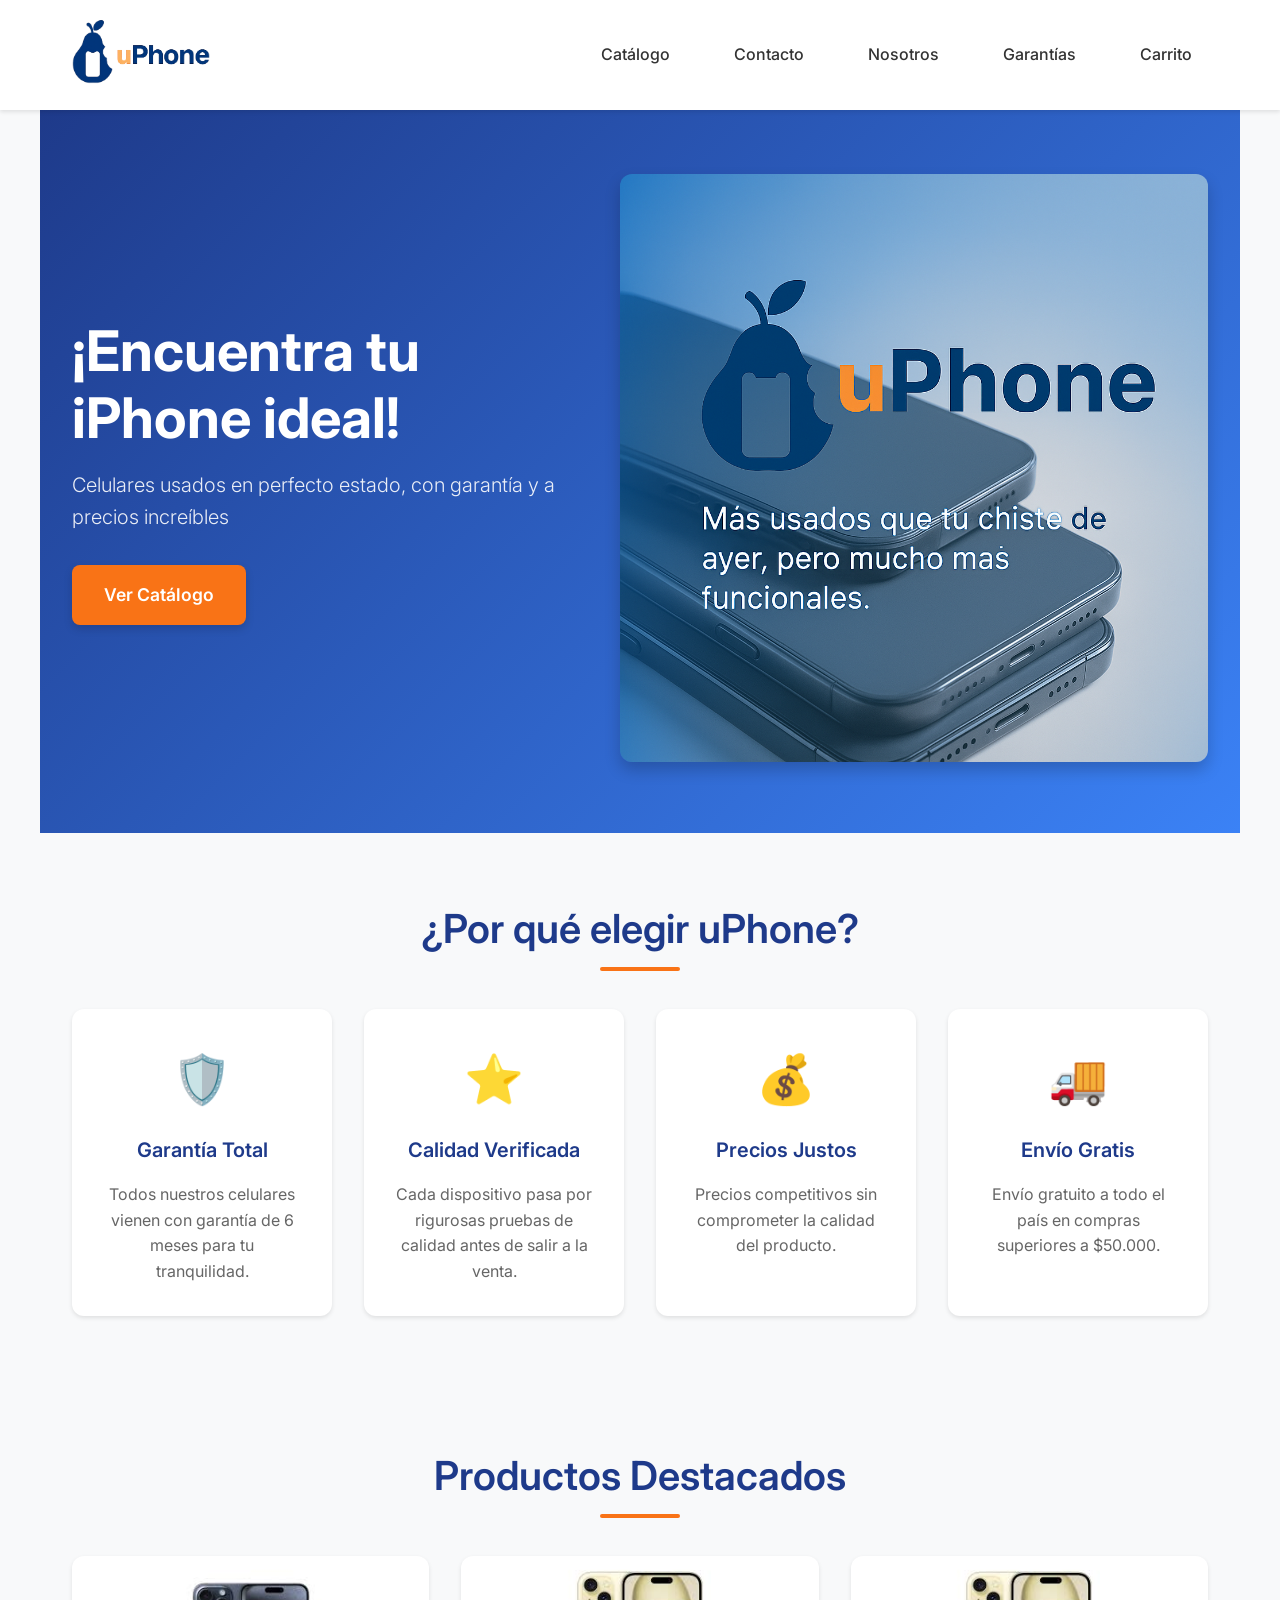
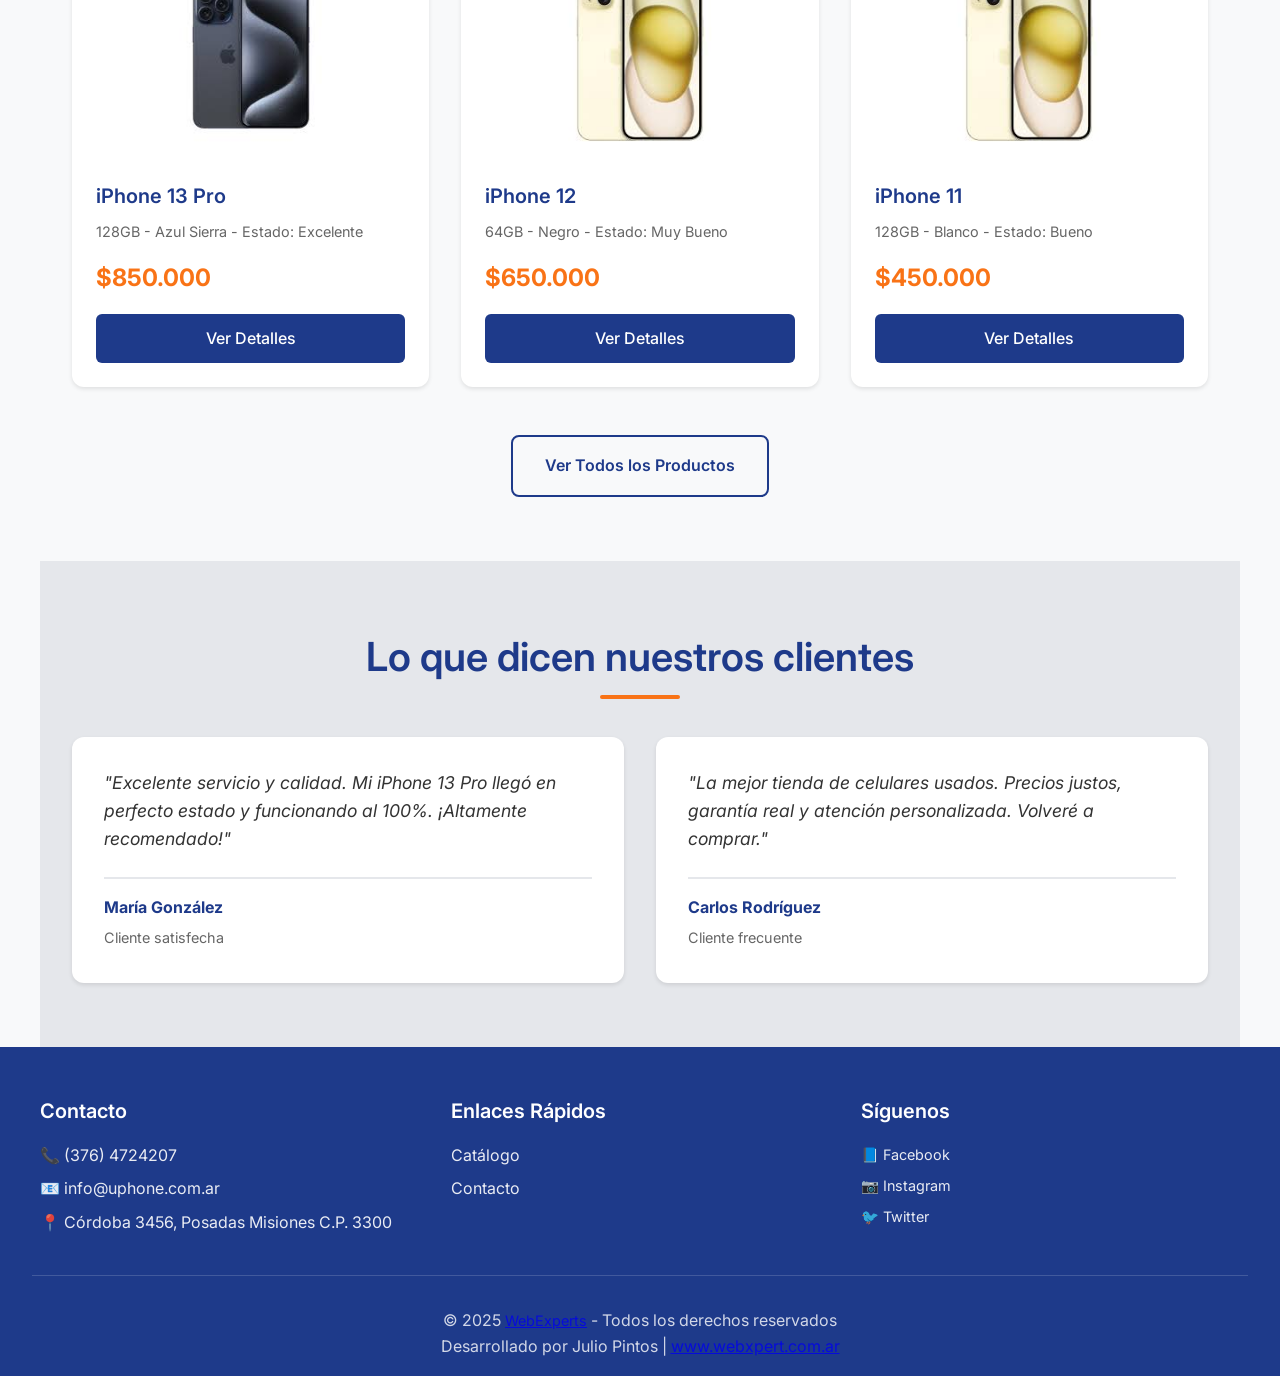
<file: index.html>
<!DOCTYPE html>
<html lang="es">
<head>
    <!-- Lo que va en la cabecera (idioma, título, descripción) -->
    <meta charset="UTF-8">
    <meta name="viewport" content="width=device-width, initial-scale=1.0">
    <title>uPhone - Celulares Usados de Calidad</title>
    <meta name="description" content="uPhone - La mejor tienda de celulares usados. Encuentra iPhones de segunda mano con garantía y a precios increíbles.">
    
    <!-- El iconito que sale en la pestaña del navegador -->
    <link rel="icon" type="image/png" href="./img/favicon.png">
    
    <!-- La letra que uso (Inter) la traigo de acá -->
    <link rel="preconnect" href="https://fonts.googleapis.com">
    <link rel="preconnect" href="https://fonts.gstatic.com" crossorigin>
    <link href="https://fonts.googleapis.com/css2?family=Inter:wght@300;400;500;600;700&display=swap" rel="stylesheet">
    
    <!-- Primero los estilos que comparten todas las páginas, después los de esta -->
    <link rel="stylesheet" href="./css/base.css">
    <link rel="stylesheet" href="./css/inicio.css">
</head>
<body>
    <!-- Arriba de todo: logo y menú -->
    <header class="cabecera">
        <div class="contenedor-cabecera">
            <!-- Mi logo -->
            <div class="logo">
                <a href="index.html" class="logo-link">
                    <img src="./img/logo.png" alt="uPhone - Celulares Usados Premium" class="img-logo">
                </a>
            </div>
            
            <!-- Los links del menú -->
            <nav class="navegacion-principal">
                <ul class="menu">
                    <li><a href="catalogo.html">Catálogo</a></li>
                    <li><a href="contacto.html">Contacto</a></li>
                    <li><a href="nosotros.html">Nosotros</a></li>
                    <li><a href="garantias.html">Garantías</a></li>
                    <li><a href="carrito.html">Carrito</a></li>
                </ul>
            </nav>
        </div>
    </header>

    <!-- Todo lo del medio de la página -->
    <main class="contenido-principal">
        <!-- La portada grande con el mensaje de bienvenida -->
        <section class="seccion-hero">
            <div class="contenido-hero">
                <h2 class="titulo-principal">¡Encuentra tu iPhone ideal!</h2>
                <p class="subtitulo-hero">Celulares usados en perfecto estado, con garantía y a precios increíbles</p>
                <a href="catalogo.html" class="boton-principal">Ver Catálogo</a>
            </div>
            <!-- La foto del celular en la portada -->
            <div class="imagen-hero">
                <img src="./img/hero-iphone.png" alt="iPhone usado en perfecto estado sobre fondo elegante" class="img-hero">
            </div>
        </section>

        <!-- Las cuatro razones para elegirnos (garantía, calidad, etc.) -->
        <section class="seccion-caracteristicas">
            <div class="contenedor-caracteristicas">
                <h3 class="titulo-seccion">¿Por qué elegir uPhone?</h3>
                
                <div class="grid-caracteristicas">
                    <!-- Tarjeta de garantía -->
                    <article class="card-caracteristica">
                        <div class="icono-caracteristica">🛡️</div>
                        <h4>Garantía Total</h4>
                        <p>Todos nuestros celulares vienen con garantía de 6 meses para tu tranquilidad.</p>
                    </article>
                    
                    <!-- Tarjeta de calidad -->
                    <article class="card-caracteristica">
                        <div class="icono-caracteristica">⭐</div>
                        <h4>Calidad Verificada</h4>
                        <p>Cada dispositivo pasa por rigurosas pruebas de calidad antes de salir a la venta.</p>
                    </article>
                    
                    <!-- Tarjeta de precios -->
                    <article class="card-caracteristica">
                        <div class="icono-caracteristica">💰</div>
                        <h4>Precios Justos</h4>
                        <p>Precios competitivos sin comprometer la calidad del producto.</p>
                    </article>
                    
                    <!-- Tarjeta de envío -->
                    <article class="card-caracteristica">
                        <div class="icono-caracteristica">🚚</div>
                        <h4>Envío Gratis</h4>
                        <p>Envío gratuito a todo el país en compras superiores a $50.000.</p>
                    </article>
                </div>
            </div>
        </section>

        <!-- Los productos que muestro en la portada -->
        <section class="seccion-destacados">
            <div class="contenedor-destacados">
                <h3 class="titulo-seccion">Productos Destacados</h3>
                
                <div class="grid-productos">
                    <!-- Primer producto -->
                    <article class="card-producto">
                        <div class="imagen-producto">
                            <img src="./img/iphone-15-pro-max.jpeg" alt="iPhone 13 Pro usado en excelente estado" class="img-producto">
                        </div>
                        <div class="info-producto">
                            <h4>iPhone 13 Pro</h4>
                            <p class="descripcion-producto">128GB - Azul Sierra - Estado: Excelente</p>
                            <p class="precio-producto">$850.000</p>
                            <a href="producto.html" class="boton-producto">Ver Detalles</a>
                        </div>
                    </article>
                    
                    <!-- Segundo producto -->
                    <article class="card-producto">
                        <div class="imagen-producto">
                            <img src="./img/iphone-12.jpeg" alt="iPhone 12 usado en muy buen estado" class="img-producto">
                        </div>
                        <div class="info-producto">
                            <h4>iPhone 12</h4>
                            <p class="descripcion-producto">64GB - Negro - Estado: Muy Bueno</p>
                            <p class="precio-producto">$650.000</p>
                            <a href="producto.html" class="boton-producto">Ver Detalles</a>
                        </div>
                    </article>
                    
                    <!-- Tercer producto -->
                    <article class="card-producto">
                        <div class="imagen-producto">
                            <img src="./img/iphone-12.jpeg" alt="iPhone 11 usado en buen estado" class="img-producto">
                        </div>
                        <div class="info-producto">
                            <h4>iPhone 11</h4>
                            <p class="descripcion-producto">128GB - Blanco - Estado: Bueno</p>
                            <p class="precio-producto">$450.000</p>
                            <a href="producto.html" class="boton-producto">Ver Detalles</a>
                        </div>
                    </article>
                </div>
                
                <!-- Link para ir al catálogo completo -->
                <div class="contenedor-boton-ver-mas">
                    <a href="catalogo.html" class="boton-secundario">Ver Todos los Productos</a>
                </div>
            </div>
        </section>

        <!-- Lo que dicen los clientes -->
        <section class="seccion-testimonios">
            <div class="contenedor-testimonios">
                <h3 class="titulo-seccion">Lo que dicen nuestros clientes</h3>
                
                <div class="grid-testimonios">
                    <!-- Primer testimonio -->
                    <article class="card-testimonio">
                        <div class="contenido-testimonio">
                            <p>"Excelente servicio y calidad. Mi iPhone 13 Pro llegó en perfecto estado y funcionando al 100%. ¡Altamente recomendado!"</p>
                        </div>
                        <div class="autor-testimonio">
                            <strong>María González</strong>
                            <span>Cliente satisfecha</span>
                        </div>
                    </article>
                    
                    <!-- Segundo testimonio -->
                    <article class="card-testimonio">
                        <div class="contenido-testimonio">
                            <p>"La mejor tienda de celulares usados. Precios justos, garantía real y atención personalizada. Volveré a comprar."</p>
                        </div>
                        <div class="autor-testimonio">
                            <strong>Carlos Rodríguez</strong>
                            <span>Cliente frecuente</span>
                        </div>
                    </article>
                </div>
            </div>
        </section>
    </main>

    <!-- El pie de página -->
    <footer class="pie-pagina">
        <div class="contenedor-footer">
            <!-- Teléfono, mail, dirección -->
            <div class="columna-footer">
                <h4>Contacto</h4>
                <p>📞 (376) 4724207</p>
                <p>📧 info@uphone.com.ar</p>
                <p>📍 Córdoba 3456, Posadas Misiones C.P. 3300</p>
            </div>
            
            <!-- Links rápidos -->
            <div class="columna-footer">
                <h4>Enlaces Rápidos</h4>
                <ul>
                    <li><a href="catalogo.html">Catálogo</a></li>
                    <li><a href="contacto.html">Contacto</a></li>
                </ul>
            </div>
            
            <!-- Facebook, Instagram, Twitter -->
            <div class="columna-footer">
                <h4>Síguenos</h4>
                <div class="redes-sociales">
                    <a href="#" class="red-social">📘 Facebook</a>
                    <a href="#" class="red-social">📷 Instagram</a>
                    <a href="#" class="red-social">🐦 Twitter</a>
                </div>
            </div>
        </div>
        
        <!-- Derechos de autor -->
        <div class="copyright">
            <p>&copy; 2025 <a href="https://www.webxpert.com.ar" class="red-social" target="_blank" rel="noopener">WebExperts</a> - Todos los derechos reservados</p>
            <p>Desarrollado por Julio Pintos | <a href="https://www.webxpert.com.ar" target="_blank" rel="noopener">www.webxpert.com.ar</a></p>
        </div>
    </footer>
</body>
</html>
</file>
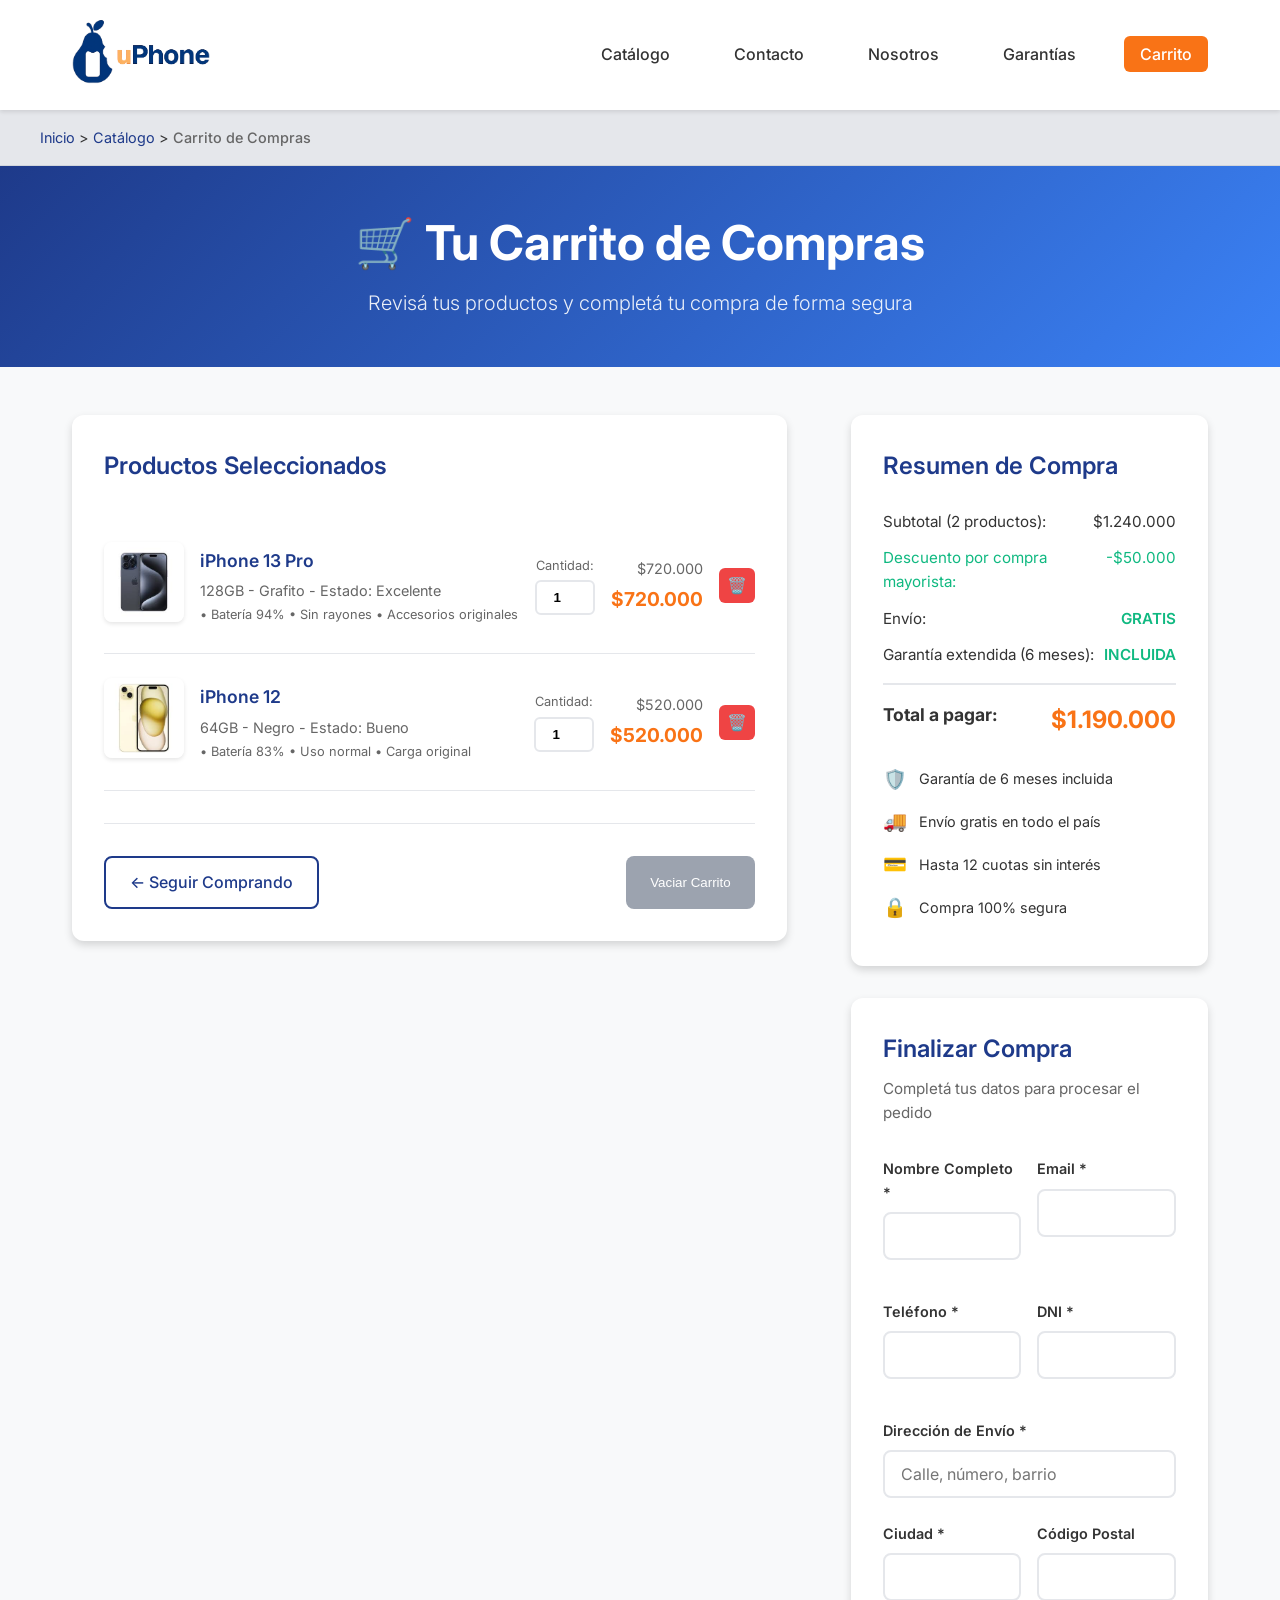
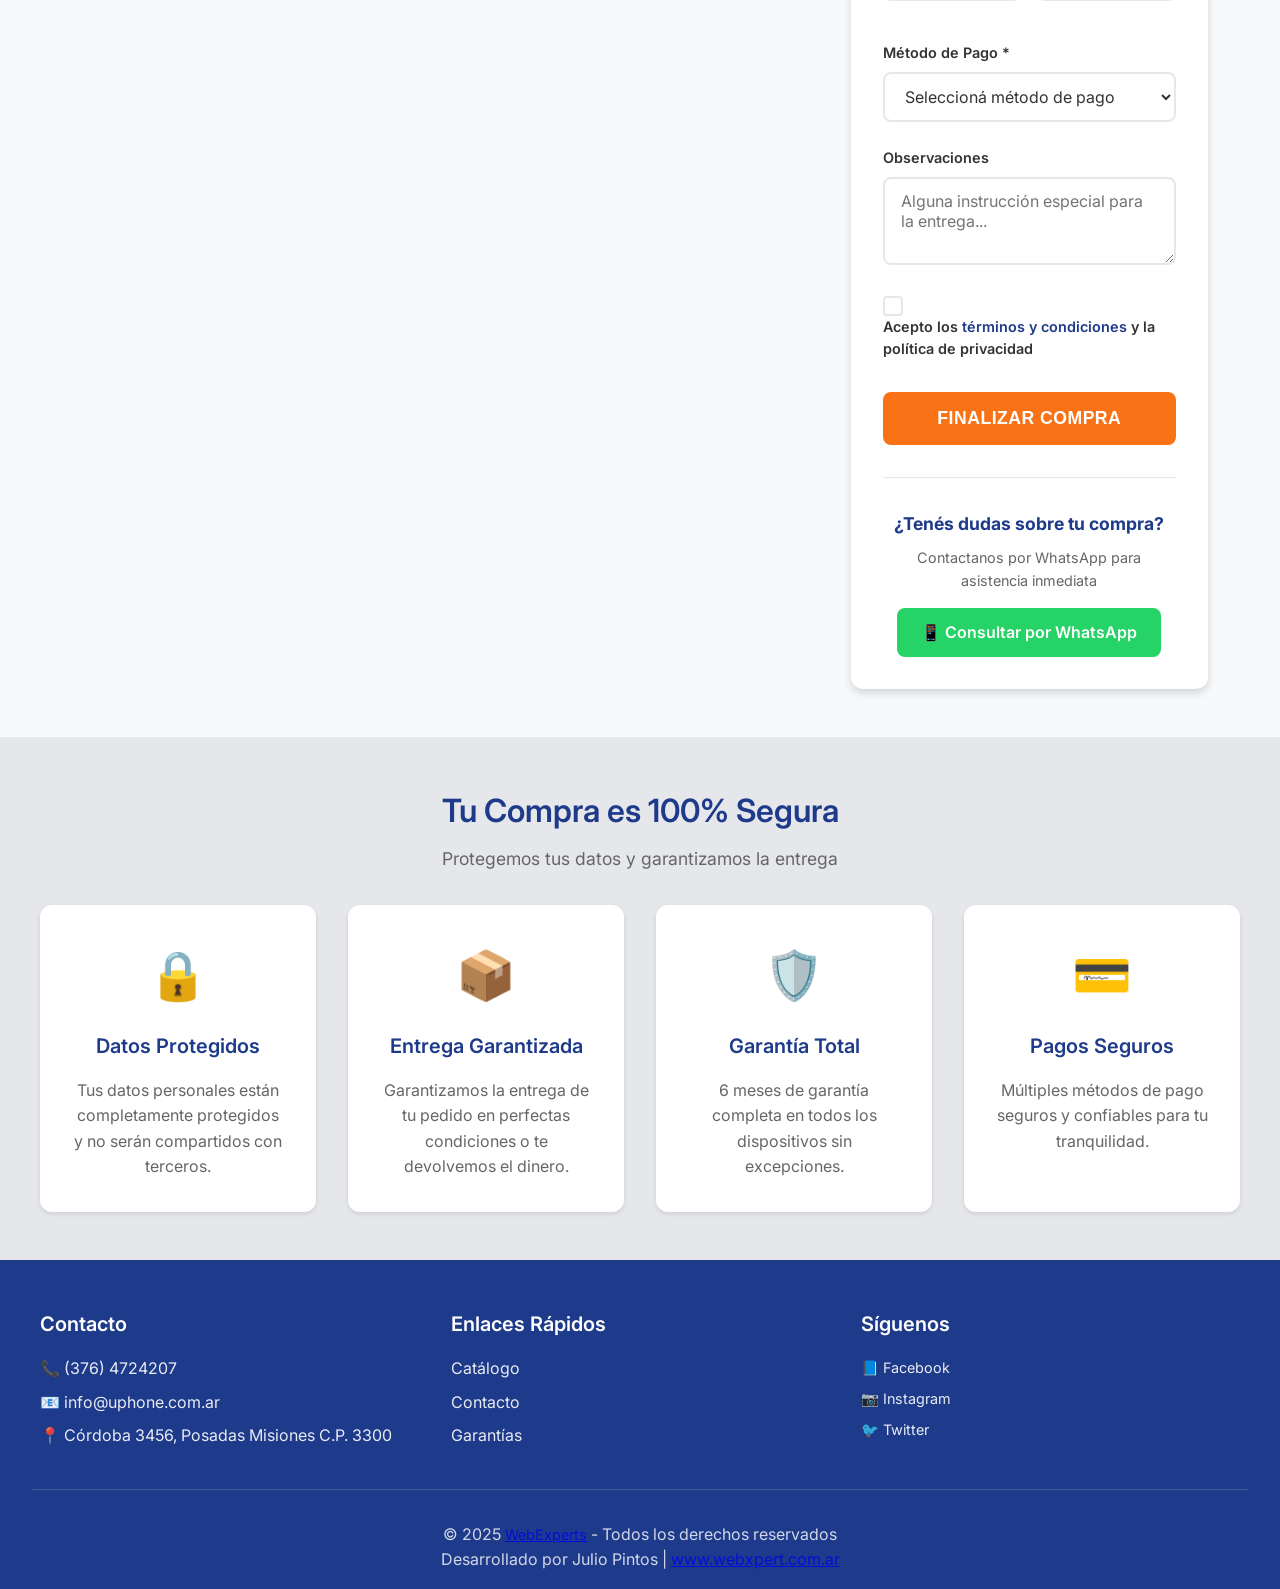
<file: carrito.html>
<!DOCTYPE html>
<html lang="es">
<head>
    <!-- Lo que va en la cabecera (idioma, título, descripción) -->
    <meta charset="UTF-8">
    <meta name="viewport" content="width=device-width, initial-scale=1.0">
    <title>Carrito de Compras - uPhone | Celulares Usados</title>
    <meta name="description" content="Finaliza tu compra de celulares usados en uPhone. Carrito con productos seleccionados, envío gratis y garantía incluida.">
    
    <!-- El iconito que sale en la pestaña del navegador -->
    <link rel="icon" type="image/png" href="./img/favicon.png">
    
    <!-- La letra que uso (Inter) la traigo de acá -->
    <link rel="preconnect" href="https://fonts.googleapis.com">
    <link rel="preconnect" href="https://fonts.gstatic.com" crossorigin>
    <link href="https://fonts.googleapis.com/css2?family=Inter:wght@300;400;500;600;700&display=swap" rel="stylesheet">
    
    <link rel="stylesheet" href="./css/base.css">
    <link rel="stylesheet" href="./css/carrito.css">
</head>
<body>
    <!-- Arriba de todo: logo y menú -->
    <header class="cabecera">
        <div class="contenedor-cabecera">
            <!-- Mi logo -->
            <div class="logo">
                <a href="index.html" class="logo-link">
                    <img src="./img/logo.png" alt="uPhone - Celulares Usados Premium" class="img-logo">
                </a>
            </div>
            
            <!-- Los links del menú -->
            <nav class="navegacion-principal">
                <ul class="menu">
                    <li><a href="catalogo.html">Catálogo</a></li>
                    <li><a href="contacto.html">Contacto</a></li>
                    <li><a href="nosotros.html">Nosotros</a></li>
                    <li><a href="garantias.html">Garantías</a></li>
                    <li><a href="carrito.html" class="activo">Carrito</a></li>
                </ul>
            </nav>
        </div>
    </header>

    <!-- Todo lo del medio de la página -->
    <main class="contenido-principal">
        <!-- La ruta Inicio > Carrito arriba del contenido -->
        <section class="breadcrumb">
            <div class="contenedor-breadcrumb">
                <a href="index.html">Inicio</a> &gt; 
                <a href="catalogo.html">Catálogo</a> &gt; 
                <span>Carrito de Compras</span>
            </div>
        </section>

        <!-- El título "Tu carrito" -->
        <section class="seccion-encabezado">
            <div class="contenedor-encabezado">
                <h2 class="titulo-carrito">🛒 Tu Carrito de Compras</h2>
                <p class="subtitulo-carrito">Revisá tus productos y completá tu compra de forma segura</p>
            </div>
        </section>

        <!-- La parte donde van los productos y el resumen -->
        <section class="seccion-carrito">
            <div class="contenedor-carrito">
                <!-- Acá listo los productos que el usuario agregó -->
                <div class="productos-carrito">
                    <h3 class="titulo-productos">Productos Seleccionados</h3>
                    
                    <!-- Primer producto del carrito -->
                    <article class="item-carrito">
                        <div class="imagen-producto-carrito">
                            <img src="./img/iphone-15-pro-max.jpeg" alt="iPhone 13 Pro usado en estado excelente" class="img-producto-carrito">
                        </div>
                        <div class="info-producto-carrito">
                            <h4>iPhone 13 Pro</h4>
                            <p class="descripcion-carrito">128GB - Grafito - Estado: Excelente</p>
                            <p class="caracteristicas-carrito">• Batería 94% • Sin rayones • Accesorios originales</p>
                        </div>
                        <div class="cantidad-producto">
                            <label for="cantidad1">Cantidad:</label>
                            <input type="number" id="cantidad1" value="1" min="1" readonly>
                        </div>
                        <div class="precio-producto">
                            <span class="precio-unitario">$720.000</span>
                            <span class="precio-total-item">$720.000</span>
                        </div>
                        <div class="acciones-producto">
                            <button class="boton-eliminar" title="Eliminar producto">🗑️</button>
                        </div>
                    </article>

                    <!-- Segundo producto del carrito -->
                    <article class="item-carrito">
                        <div class="imagen-producto-carrito">
                            <img src="./img/iphone-12.jpeg" alt="iPhone 12 usado en estado bueno" class="img-producto-carrito">
                        </div>
                        <div class="info-producto-carrito">
                            <h4>iPhone 12</h4>
                            <p class="descripcion-carrito">64GB - Negro - Estado: Bueno</p>
                            <p class="caracteristicas-carrito">• Batería 83% • Uso normal • Carga original</p>
                        </div>
                        <div class="cantidad-producto">
                            <label for="cantidad2">Cantidad:</label>
                            <input type="number" id="cantidad2" value="1" min="1" readonly>
                        </div>
                        <div class="precio-producto">
                            <span class="precio-unitario">$520.000</span>
                            <span class="precio-total-item">$520.000</span>
                        </div>
                        <div class="acciones-producto">
                            <button class="boton-eliminar" title="Eliminar producto">🗑️</button>
                        </div>
                    </article>

                    <!-- Botones para vaciar o seguir comprando -->
                    <div class="acciones-carrito">
                        <a href="catalogo.html" class="boton-seguir-comprando">← Seguir Comprando</a>
                        <button class="boton-vaciar-carrito">Vaciar Carrito</button>
                    </div>
                </div>

                <!-- Resumen de totales y formulario para pagar -->
                <div class="resumen-checkout">
                    <!-- Subtotal, envío y total -->
                    <div class="resumen-compra">
                        <h3 class="titulo-resumen">Resumen de Compra</h3>
                        
                        <div class="desglose-precios">
                            <div class="linea-precio">
                                <span>Subtotal (2 productos):</span>
                                <span>$1.240.000</span>
                            </div>
                            <div class="linea-precio descuento">
                                <span>Descuento por compra mayorista:</span>
                                <span>-$50.000</span>
                            </div>
                            <div class="linea-precio envio">
                                <span>Envío:</span>
                                <span class="gratis">GRATIS</span>
                            </div>
                            <div class="linea-precio garantia">
                                <span>Garantía extendida (6 meses):</span>
                                <span class="incluido">INCLUIDA</span>
                            </div>
                            <hr class="separador-total">
                            <div class="linea-precio total">
                                <span><strong>Total a pagar:</strong></span>
                                <span class="precio-final"><strong>$1.190.000</strong></span>
                            </div>
                        </div>

                        <!-- Texto de envío gratis y devoluciones -->
                        <div class="info-adicional-carrito">
                            <div class="info-item">
                                <span class="icono">🛡️</span>
                                <span>Garantía de 6 meses incluida</span>
                            </div>
                            <div class="info-item">
                                <span class="icono">🚚</span>
                                <span>Envío gratis en todo el país</span>
                            </div>
                            <div class="info-item">
                                <span class="icono">💳</span>
                                <span>Hasta 12 cuotas sin interés</span>
                            </div>
                            <div class="info-item">
                                <span class="icono">🔒</span>
                                <span>Compra 100% segura</span>
                            </div>
                        </div>
                    </div>

                    <!-- Formulario para completar la compra -->
                    <div class="formulario-checkout">
                        <h3 class="titulo-checkout">Finalizar Compra</h3>
                        <p class="descripcion-checkout">Completá tus datos para procesar el pedido</p>
                        
                        <form class="formulario-compra" action="#" method="POST">
                            <!-- Nombre, mail, teléfono -->
                            <div class="grupo-campos">
                                <div class="campo-formulario">
                                    <label for="nombre">Nombre Completo *</label>
                                    <input type="text" id="nombre" name="nombre" required>
                                </div>
                                
                                <div class="campo-formulario">
                                    <label for="email">Email *</label>
                                    <input type="email" id="email" name="email" required>
                                </div>
                            </div>
                            
                            <div class="grupo-campos">
                                <div class="campo-formulario">
                                    <label for="telefono">Teléfono *</label>
                                    <input type="tel" id="telefono" name="telefono" required>
                                </div>
                                
                                <div class="campo-formulario">
                                    <label for="dni">DNI *</label>
                                    <input type="text" id="dni" name="dni" required>
                                </div>
                            </div>

                            <!-- Dónde enviar el pedido -->
                            <div class="campo-formulario">
                                <label for="direccion">Dirección de Envío *</label>
                                <input type="text" id="direccion" name="direccion" placeholder="Calle, número, barrio" required>
                            </div>
                            
                            <div class="grupo-campos">
                                <div class="campo-formulario">
                                    <label for="ciudad">Ciudad *</label>
                                    <input type="text" id="ciudad" name="ciudad" required>
                                </div>
                                
                                <div class="campo-formulario">
                                    <label for="codigo-postal">Código Postal</label>
                                    <input type="text" id="codigo-postal" name="codigo-postal">
                                </div>
                            </div>

                            <!-- Cómo va a pagar (transferencia, efectivo, etc.) -->
                            <div class="campo-formulario">
                                <label for="metodo-pago">Método de Pago *</label>
                                <select id="metodo-pago" name="metodo-pago" required>
                                    <option value="">Seleccioná método de pago</option>
                                    <option value="efectivo">Efectivo contra entrega</option>
                                    <option value="transferencia">Transferencia bancaria</option>
                                    <option value="tarjeta">Tarjeta de crédito/débito</option>
                                    <option value="cuotas">Financiación en cuotas</option>
                                </select>
                            </div>

                            <!-- Un recuadro por si quiere dejar alguna nota -->
                            <div class="campo-formulario">
                                <label for="observaciones">Observaciones</label>
                                <textarea id="observaciones" name="observaciones" rows="3" placeholder="Alguna instrucción especial para la entrega..."></textarea>
                            </div>

                            <!-- La casilla de aceptar términos -->
                            <div class="campo-formulario checkbox">
                                <label class="checkbox-label">
                                    <input type="checkbox" name="terminos" required>
                                    <span class="checkmark"></span>
                                    Acepto los <a href="garantias.html" class="enlace-terminos">términos y condiciones</a> y la política de privacidad
                                </label>
                            </div>

                            <!-- El botón para confirmar el pedido -->
                            <div class="campo-formulario">
                                <button type="submit" class="boton-finalizar-compra">Finalizar Compra</button>
                            </div>
                        </form>

                        <!-- Texto por si tiene dudas, con teléfono y WhatsApp -->
                        <div class="contacto-compra">
                            <h4>¿Tenés dudas sobre tu compra?</h4>
                            <p>Contactanos por WhatsApp para asistencia inmediata</p>
                            <a href="https://wa.me/543764724207" class="boton-whatsapp-carrito" target="_blank">
                                📱 Consultar por WhatsApp
                            </a>
                        </div>
                    </div>
                </div>
            </div>
        </section>

        <!-- Los íconos de envío, pago seguro y garantía -->
        <section class="seccion-seguridad">
            <div class="contenedor-seguridad">
                <h3 class="titulo-seguridad">Tu Compra es 100% Segura</h3>
                <p class="descripcion-seguridad">Protegemos tus datos y garantizamos la entrega</p>
                
                <div class="grid-seguridad">
                    <div class="card-seguridad">
                        <div class="icono-seguridad">🔒</div>
                        <h4>Datos Protegidos</h4>
                        <p>Tus datos personales están completamente protegidos y no serán compartidos con terceros.</p>
                    </div>
                    
                    <div class="card-seguridad">
                        <div class="icono-seguridad">📦</div>
                        <h4>Entrega Garantizada</h4>
                        <p>Garantizamos la entrega de tu pedido en perfectas condiciones o te devolvemos el dinero.</p>
                    </div>
                    
                    <div class="card-seguridad">
                        <div class="icono-seguridad">🛡️</div>
                        <h4>Garantía Total</h4>
                        <p>6 meses de garantía completa en todos los dispositivos sin excepciones.</p>
                    </div>
                    
                    <div class="card-seguridad">
                        <div class="icono-seguridad">💳</div>
                        <h4>Pagos Seguros</h4>
                        <p>Múltiples métodos de pago seguros y confiables para tu tranquilidad.</p>
                    </div>
                </div>
            </div>
        </section>
    </main>

    <!-- Footer con información adicional -->
    <footer class="pie-pagina">
        <div class="contenedor-footer">
            <!-- Teléfono, mail, dirección -->
            <div class="columna-footer">
                <h4>Contacto</h4>
                <p>📞 (376) 4724207</p>
                <p>📧 info@uphone.com.ar</p>
                <p>📍 Córdoba 3456, Posadas Misiones C.P. 3300</p>
            </div>
            
            <div class="columna-footer">
                <h4>Enlaces Rápidos</h4>
                <ul>
                    <li><a href="catalogo.html">Catálogo</a></li>
                    <li><a href="contacto.html">Contacto</a></li>
                    <li><a href="garantias.html">Garantías</a></li>
                </ul>
            </div>
            
            <!-- Facebook, Instagram, Twitter -->
            <div class="columna-footer">
                <h4>Síguenos</h4>
                <div class="redes-sociales">
                    <a href="#" class="red-social">📘 Facebook</a>
                    <a href="#" class="red-social">📷 Instagram</a>
                    <a href="#" class="red-social">🐦 Twitter</a>
                </div>
            </div>
        </div>
        
        <!-- Derechos de autor -->
        <div class="copyright">
            <p>&copy; 2025 <a href="https://www.webxpert.com.ar" class="red-social" target="_blank" rel="noopener">WebExperts</a> - Todos los derechos reservados</p>
            <p>Desarrollado por Julio Pintos | <a href="https://www.webxpert.com.ar" target="_blank" rel="noopener">www.webxpert.com.ar</a></p>
        </div>
    </footer>
</body>
</html>
</file>
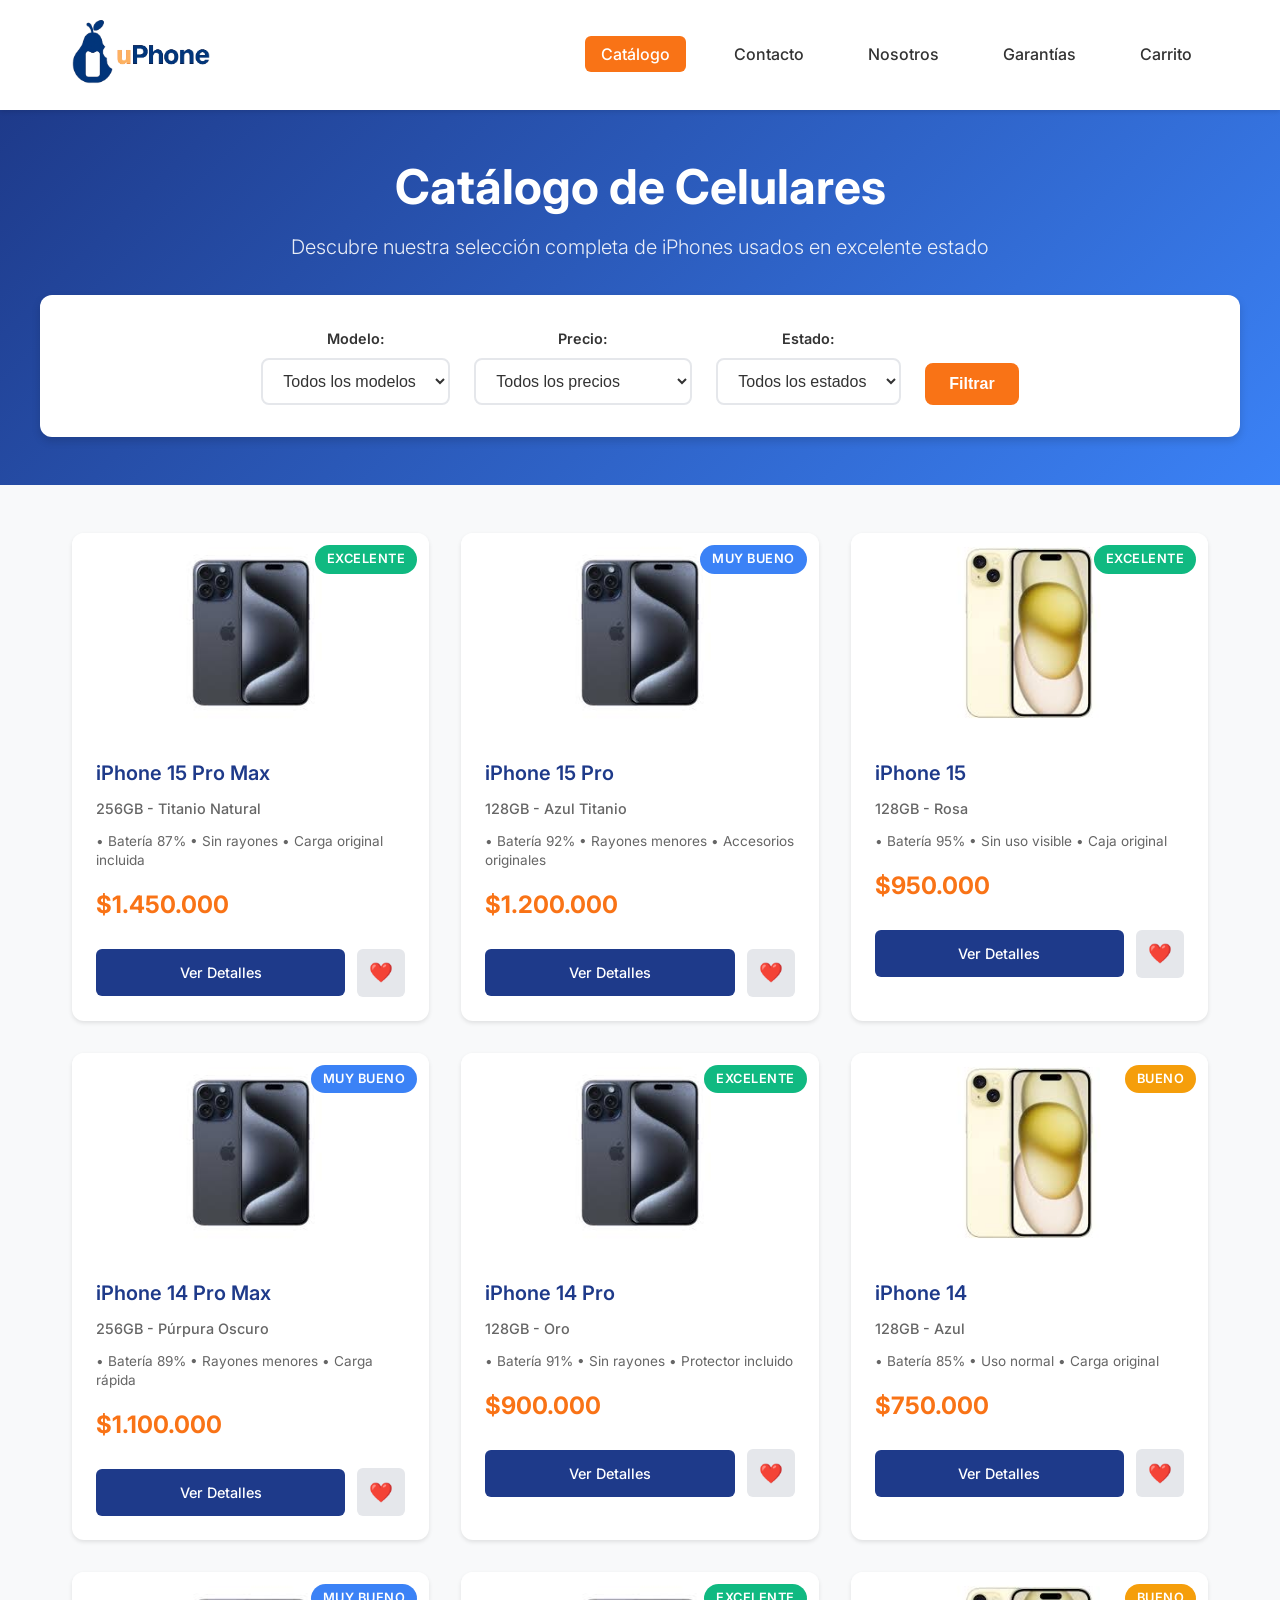
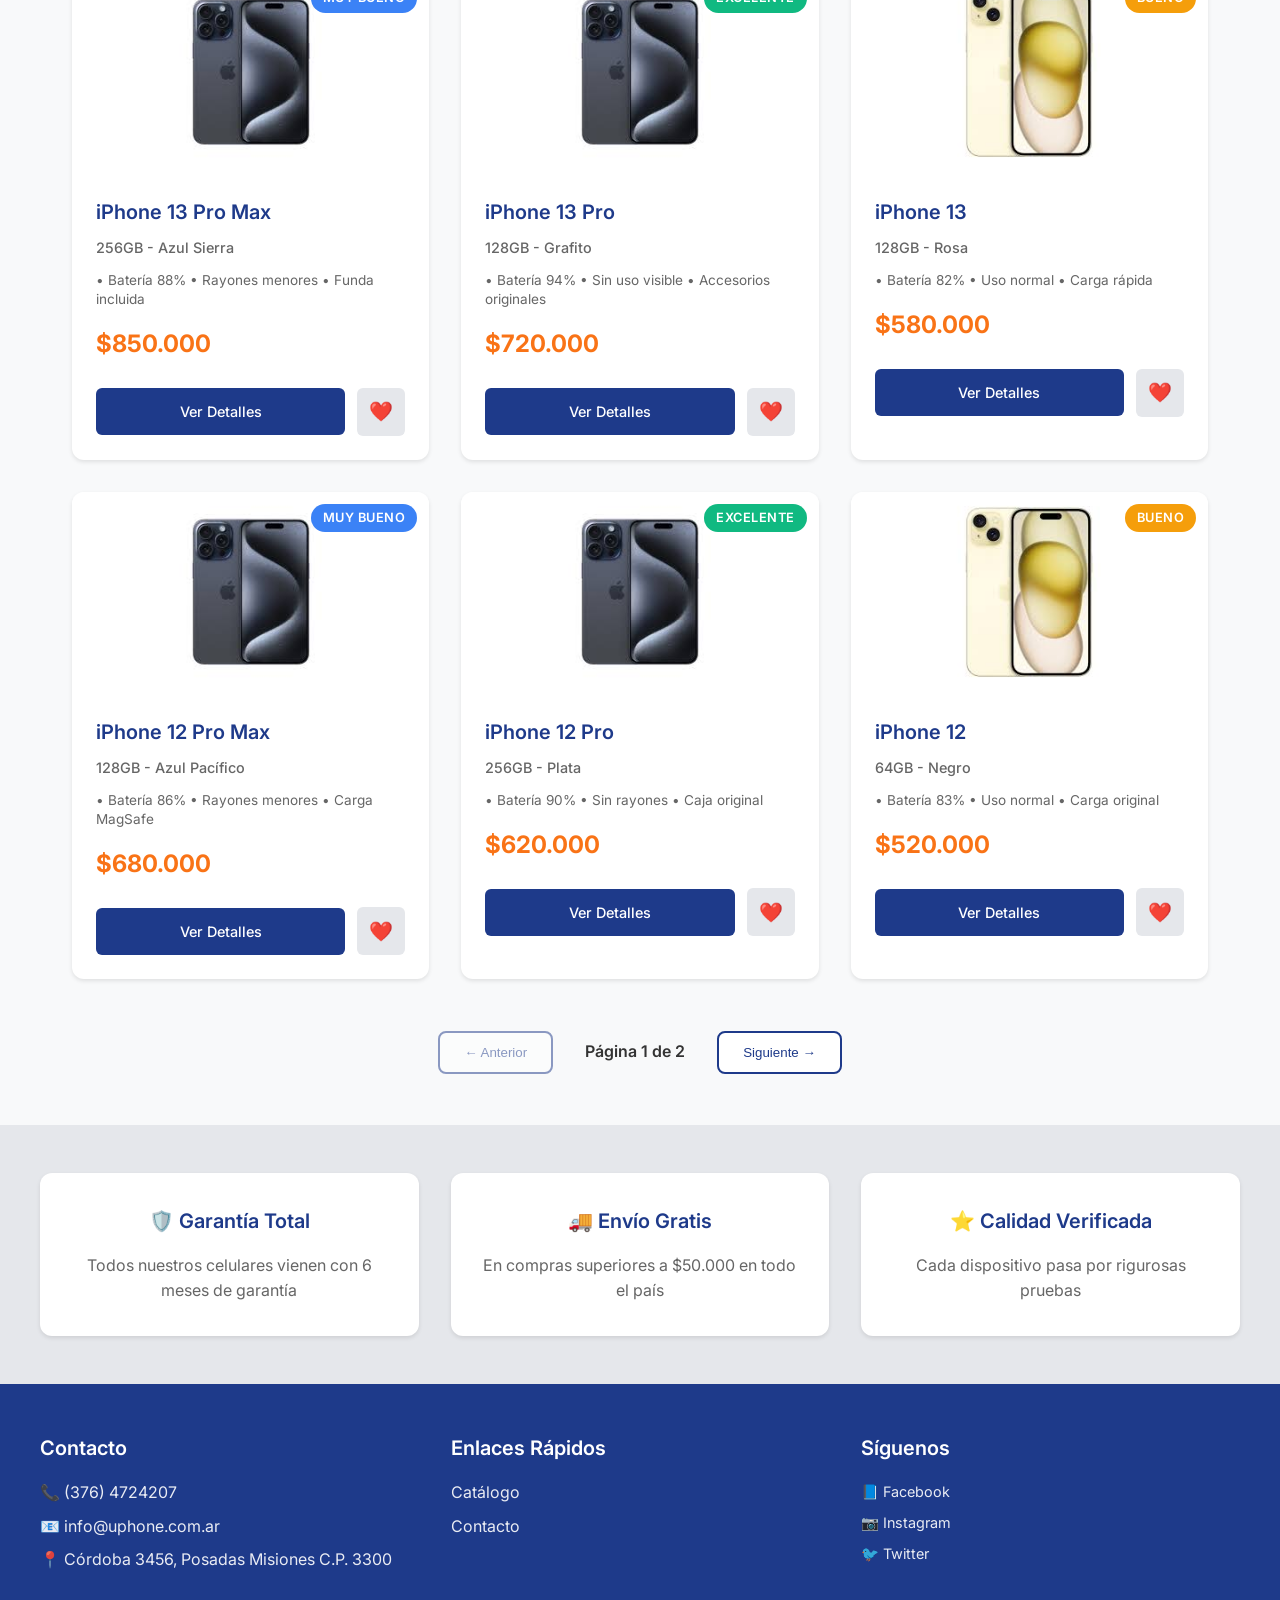
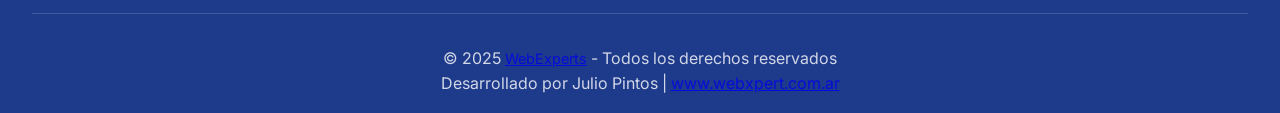
<file: catalogo.html>
<!DOCTYPE html>
<html lang="es">
<head>
    <!-- Lo que va en la cabecera (idioma, título, descripción) -->
    <meta charset="UTF-8">
    <meta name="viewport" content="width=device-width, initial-scale=1.0">
    <title>Catálogo - uPhone | Celulares Usados</title>
    <meta name="description" content="Explora nuestro catálogo completo de iPhones usados. Encuentra el modelo perfecto para ti con garantía y a precios increíbles.">
    
    <!-- El iconito que sale en la pestaña del navegador -->
    <link rel="icon" type="image/png" href="./img/favicon.png">
    
    <!-- La letra que uso (Inter) la traigo de acá -->
    <link rel="preconnect" href="https://fonts.googleapis.com">
    <link rel="preconnect" href="https://fonts.gstatic.com" crossorigin>
    <link href="https://fonts.googleapis.com/css2?family=Inter:wght@300;400;500;600;700&display=swap" rel="stylesheet">
    
    <link rel="stylesheet" href="./css/base.css">
    <link rel="stylesheet" href="./css/catalogo.css">
</head>
<body>
    <!-- Arriba de todo: logo y menú -->
    <header class="cabecera">
        <div class="contenedor-cabecera">
            <!-- Mi logo -->
            <div class="logo">
                <a href="index.html" class="logo-link">
                    <img src="./img/logo.png" alt="uPhone - Celulares Usados Premium" class="img-logo">
                </a>
            </div>
            
            <!-- Los links del menú -->
            <nav class="navegacion-principal">
                <ul class="menu">
                    <li><a href="catalogo.html" class="activo">Catálogo</a></li>
                    <li><a href="contacto.html">Contacto</a></li>
                    <li><a href="nosotros.html">Nosotros</a></li>
                    <li><a href="garantias.html">Garantías</a></li>
                    <li><a href="carrito.html">Carrito</a></li>
                </ul>
            </nav>
        </div>
    </header>

    <!-- Todo lo del medio de la página -->
    <main class="contenido-principal">
        <!-- El título y los filtros de arriba -->
        <section class="seccion-encabezado">
            <div class="contenedor-encabezado">
                <h2 class="titulo-catalogo">Catálogo de Celulares</h2>
                <p class="subtitulo-catalogo">Descubre nuestra selección completa de iPhones usados en excelente estado</p>
                
                <!-- Filtros por modelo, precio y estado -->
                <div class="filtros-busqueda">
                    <div class="filtro-grupo">
                        <label for="filtro-modelo">Modelo:</label>
                        <select id="filtro-modelo" class="filtro-select">
                            <option value="">Todos los modelos</option>
                            <option value="iphone-15">iPhone 15</option>
                            <option value="iphone-14">iPhone 14</option>
                            <option value="iphone-13">iPhone 13</option>
                            <option value="iphone-12">iPhone 12</option>
                            <option value="iphone-11">iPhone 11</option>
                        </select>
                    </div>
                    
                    <div class="filtro-grupo">
                        <label for="filtro-precio">Precio:</label>
                        <select id="filtro-precio" class="filtro-select">
                            <option value="">Todos los precios</option>
                            <option value="0-500000">Hasta $500.000</option>
                            <option value="500000-800000">$500.000 - $800.000</option>
                            <option value="800000-1200000">$800.000 - $1.200.000</option>
                            <option value="1200000+">Más de $1.200.000</option>
                        </select>
                    </div>
                    
                    <div class="filtro-grupo">
                        <label for="filtro-estado">Estado:</label>
                        <select id="filtro-estado" class="filtro-select">
                            <option value="">Todos los estados</option>
                            <option value="excelente">Excelente</option>
                            <option value="muy-bueno">Muy Bueno</option>
                            <option value="bueno">Bueno</option>
                        </select>
                    </div>
                    
                    <button class="boton-filtrar">Filtrar</button>
                </div>
            </div>
        </section>

        <!-- Donde se listan todos los productos -->
        <section class="seccion-catalogo">
            <div class="contenedor-catalogo">
                <!-- Las tarjetas de productos se acomodan solas en filas -->
                <div class="grid-catalogo">
                    <!-- iPhone 15 Pro Max -->
                    <article class="card-producto-catalogo">
                        <div class="imagen-producto">
                            <img src="./img/iphone-15-pro-max.jpeg" alt="iPhone 15 Pro Max usado en estado excelente" class="img-producto">
                            <span class="badge-estado excelente">Excelente</span>
                        </div>
                        <div class="info-producto">
                            <h3>iPhone 15 Pro Max</h3>
                            <p class="descripcion-producto">256GB - Titanio Natural</p>
                            <p class="caracteristicas">• Batería 87% • Sin rayones • Carga original incluida</p>
                            <p class="precio-producto">$1.450.000</p>
                            <div class="botones-producto">
                                <a href="producto.html" class="boton-ver-detalles">Ver Detalles</a>
                                <button class="boton-favorito">❤️</button>
                            </div>
                        </div>
                    </article>

                    <!-- iPhone 15 Pro -->
                    <article class="card-producto-catalogo">
                        <div class="imagen-producto">
                            <img src="./img/iphone-15-pro-max.jpeg" alt="iPhone 15 Pro usado en estado muy bueno" class="img-producto">
                            <span class="badge-estado muy-bueno">Muy Bueno</span>
                        </div>
                        <div class="info-producto">
                            <h3>iPhone 15 Pro</h3>
                            <p class="descripcion-producto">128GB - Azul Titanio</p>
                            <p class="caracteristicas">• Batería 92% • Rayones menores • Accesorios originales</p>
                            <p class="precio-producto">$1.200.000</p>
                            <div class="botones-producto">
                                <a href="producto.html" class="boton-ver-detalles">Ver Detalles</a>
                                <button class="boton-favorito">❤️</button>
                            </div>
                        </div>
                    </article>

                    <!-- iPhone 15 -->
                    <article class="card-producto-catalogo">
                        <div class="imagen-producto">
                            <img src="./img/iphone-12.jpeg" alt="iPhone 15 usado en estado excelente" class="img-producto">
                            <span class="badge-estado excelente">Excelente</span>
                        </div>
                        <div class="info-producto">
                            <h3>iPhone 15</h3>
                            <p class="descripcion-producto">128GB - Rosa</p>
                            <p class="caracteristicas">• Batería 95% • Sin uso visible • Caja original</p>
                            <p class="precio-producto">$950.000</p>
                            <div class="botones-producto">
                                <a href="producto.html" class="boton-ver-detalles">Ver Detalles</a>
                                <button class="boton-favorito">❤️</button>
                            </div>
                        </div>
                    </article>

                    <!-- iPhone 14 Pro Max -->
                    <article class="card-producto-catalogo">
                        <div class="imagen-producto">
                            <img src="./img/iphone-15-pro-max.jpeg" alt="iPhone 14 Pro Max usado en estado muy bueno" class="img-producto">
                            <span class="badge-estado muy-bueno">Muy Bueno</span>
                        </div>
                        <div class="info-producto">
                            <h3>iPhone 14 Pro Max</h3>
                            <p class="descripcion-producto">256GB - Púrpura Oscuro</p>
                            <p class="caracteristicas">• Batería 89% • Rayones menores • Carga rápida</p>
                            <p class="precio-producto">$1.100.000</p>
                            <div class="botones-producto">
                                <a href="producto.html" class="boton-ver-detalles">Ver Detalles</a>
                                <button class="boton-favorito">❤️</button>
                            </div>
                        </div>
                    </article>

                    <!-- iPhone 14 Pro -->
                    <article class="card-producto-catalogo">
                        <div class="imagen-producto">
                            <img src="./img/iphone-15-pro-max.jpeg" alt="iPhone 14 Pro usado en estado excelente" class="img-producto">
                            <span class="badge-estado excelente">Excelente</span>
                        </div>
                        <div class="info-producto">
                            <h3>iPhone 14 Pro</h3>
                            <p class="descripcion-producto">128GB - Oro</p>
                            <p class="caracteristicas">• Batería 91% • Sin rayones • Protector incluido</p>
                            <p class="precio-producto">$900.000</p>
                            <div class="botones-producto">
                                <a href="producto.html" class="boton-ver-detalles">Ver Detalles</a>
                                <button class="boton-favorito">❤️</button>
                            </div>
                        </div>
                    </article>

                    <!-- iPhone 14 -->
                    <article class="card-producto-catalogo">
                        <div class="imagen-producto">
                            <img src="./img/iphone-12.jpeg" alt="iPhone 14 usado en estado bueno" class="img-producto">
                            <span class="badge-estado bueno">Bueno</span>
                        </div>
                        <div class="info-producto">
                            <h3>iPhone 14</h3>
                            <p class="descripcion-producto">128GB - Azul</p>
                            <p class="caracteristicas">• Batería 85% • Uso normal • Carga original</p>
                            <p class="precio-producto">$750.000</p>
                            <div class="botones-producto">
                                <a href="producto.html" class="boton-ver-detalles">Ver Detalles</a>
                                <button class="boton-favorito">❤️</button>
                            </div>
                        </div>
                    </article>

                    <!-- iPhone 13 Pro Max -->
                    <article class="card-producto-catalogo">
                        <div class="imagen-producto">
                            <img src="./img/iphone-15-pro-max.jpeg" alt="iPhone 13 Pro Max usado en estado muy bueno" class="img-producto">
                            <span class="badge-estado muy-bueno">Muy Bueno</span>
                        </div>
                        <div class="info-producto">
                            <h3>iPhone 13 Pro Max</h3>
                            <p class="descripcion-producto">256GB - Azul Sierra</p>
                            <p class="caracteristicas">• Batería 88% • Rayones menores • Funda incluida</p>
                            <p class="precio-producto">$850.000</p>
                            <div class="botones-producto">
                                <a href="producto.html" class="boton-ver-detalles">Ver Detalles</a>
                                <button class="boton-favorito">❤️</button>
                            </div>
                        </div>
                    </article>

                    <!-- iPhone 13 Pro -->
                    <article class="card-producto-catalogo">
                        <div class="imagen-producto">
                            <img src="./img/iphone-15-pro-max.jpeg" alt="iPhone 13 Pro usado en estado excelente" class="img-producto">
                            <span class="badge-estado excelente">Excelente</span>
                        </div>
                        <div class="info-producto">
                            <h3>iPhone 13 Pro</h3>
                            <p class="descripcion-producto">128GB - Grafito</p>
                            <p class="caracteristicas">• Batería 94% • Sin uso visible • Accesorios originales</p>
                            <p class="precio-producto">$720.000</p>
                            <div class="botones-producto">
                                <a href="producto.html" class="boton-ver-detalles">Ver Detalles</a>
                                <button class="boton-favorito">❤️</button>
                            </div>
                        </div>
                    </article>

                    <!-- iPhone 13 -->
                    <article class="card-producto-catalogo">
                        <div class="imagen-producto">
                            <img src="./img/iphone-12.jpeg" alt="iPhone 13 usado en estado bueno" class="img-producto">
                            <span class="badge-estado bueno">Bueno</span>
                        </div>
                        <div class="info-producto">
                            <h3>iPhone 13</h3>
                            <p class="descripcion-producto">128GB - Rosa</p>
                            <p class="caracteristicas">• Batería 82% • Uso normal • Carga rápida</p>
                            <p class="precio-producto">$580.000</p>
                            <div class="botones-producto">
                                <a href="producto.html" class="boton-ver-detalles">Ver Detalles</a>
                                <button class="boton-favorito">❤️</button>
                            </div>
                        </div>
                    </article>

                    <!-- iPhone 12 Pro Max -->
                    <article class="card-producto-catalogo">
                        <div class="imagen-producto">
                            <img src="./img/iphone-15-pro-max.jpeg" alt="iPhone 12 Pro Max usado en estado muy bueno" class="img-producto">
                            <span class="badge-estado muy-bueno">Muy Bueno</span>
                        </div>
                        <div class="info-producto">
                            <h3>iPhone 12 Pro Max</h3>
                            <p class="descripcion-producto">128GB - Azul Pacífico</p>
                            <p class="caracteristicas">• Batería 86% • Rayones menores • Carga MagSafe</p>
                            <p class="precio-producto">$680.000</p>
                            <div class="botones-producto">
                                <a href="producto.html" class="boton-ver-detalles">Ver Detalles</a>
                                <button class="boton-favorito">❤️</button>
                            </div>
                        </div>
                    </article>

                    <!-- iPhone 12 Pro -->
                    <article class="card-producto-catalogo">
                        <div class="imagen-producto">
                            <img src="./img/iphone-15-pro-max.jpeg" alt="iPhone 12 Pro usado en estado excelente" class="img-producto">
                            <span class="badge-estado excelente">Excelente</span>
                        </div>
                        <div class="info-producto">
                            <h3>iPhone 12 Pro</h3>
                            <p class="descripcion-producto">256GB - Plata</p>
                            <p class="caracteristicas">• Batería 90% • Sin rayones • Caja original</p>
                            <p class="precio-producto">$620.000</p>
                            <div class="botones-producto">
                                <a href="producto.html" class="boton-ver-detalles">Ver Detalles</a>
                                <button class="boton-favorito">❤️</button>
                            </div>
                        </div>
                    </article>

                    <!-- iPhone 12 -->
                    <article class="card-producto-catalogo">
                        <div class="imagen-producto">
                            <img src="./img/iphone-12.jpeg" alt="iPhone 12 usado en estado bueno" class="img-producto">
                            <span class="badge-estado bueno">Bueno</span>
                        </div>
                        <div class="info-producto">
                            <h3>iPhone 12</h3>
                            <p class="descripcion-producto">64GB - Negro</p>
                            <p class="caracteristicas">• Batería 83% • Uso normal • Carga original</p>
                            <p class="precio-producto">$520.000</p>
                            <div class="botones-producto">
                                <a href="producto.html" class="boton-ver-detalles">Ver Detalles</a>
                                <button class="boton-favorito">❤️</button>
                            </div>
                        </div>
                    </article>
                </div>

                <!-- Botones Anterior y Siguiente -->
                <div class="paginacion">
                    <button class="boton-pagina anterior" disabled>← Anterior</button>
                    <span class="pagina-actual">Página 1 de 2</span>
                    <button class="boton-pagina siguiente">Siguiente →</button>
                </div>
            </div>
        </section>

        <!-- Las tres cajitas de abajo (garantía, envío, calidad) -->
        <section class="seccion-info-adicional">
            <div class="contenedor-info">
                <div class="info-garantia">
                    <h3>🛡️ Garantía Total</h3>
                    <p>Todos nuestros celulares vienen con 6 meses de garantía</p>
                </div>
                <div class="info-envio">
                    <h3>🚚 Envío Gratis</h3>
                    <p>En compras superiores a $50.000 en todo el país</p>
                </div>
                <div class="info-calidad">
                    <h3>⭐ Calidad Verificada</h3>
                    <p>Cada dispositivo pasa por rigurosas pruebas</p>
                </div>
            </div>
        </section>
    </main>

    <!-- El pie de página -->
    <footer class="pie-pagina">
        <div class="contenedor-footer">
            <!-- Teléfono, mail, dirección -->
            <div class="columna-footer">
                <h4>Contacto</h4>
                <p>📞 (376) 4724207</p>
                <p>📧 info@uphone.com.ar</p>
                <p>📍 Córdoba 3456, Posadas Misiones C.P. 3300</p>
            </div>
            
            <div class="columna-footer">
                <h4>Enlaces Rápidos</h4>
                <ul>
                    <li><a href="catalogo.html">Catálogo</a></li>
                    <li><a href="contacto.html">Contacto</a></li>
                </ul>
            </div>
            
            <!-- Facebook, Instagram, Twitter -->
            <div class="columna-footer">
                <h4>Síguenos</h4>
                <div class="redes-sociales">
                    <a href="#" class="red-social">📘 Facebook</a>
                    <a href="#" class="red-social">📷 Instagram</a>
                    <a href="#" class="red-social">🐦 Twitter</a>
                </div>
            </div>
        </div>
        
        <!-- Derechos de autor -->
        <div class="copyright">
            <p>&copy; 2025 <a href="https://www.webxpert.com.ar" class="red-social" target="_blank" rel="noopener">WebExperts</a> - Todos los derechos reservados</p>
            <p>Desarrollado por Julio Pintos | <a href="https://www.webxpert.com.ar" target="_blank" rel="noopener">www.webxpert.com.ar</a></p>
        </div>
    </footer>
</body>
</html>
</file>
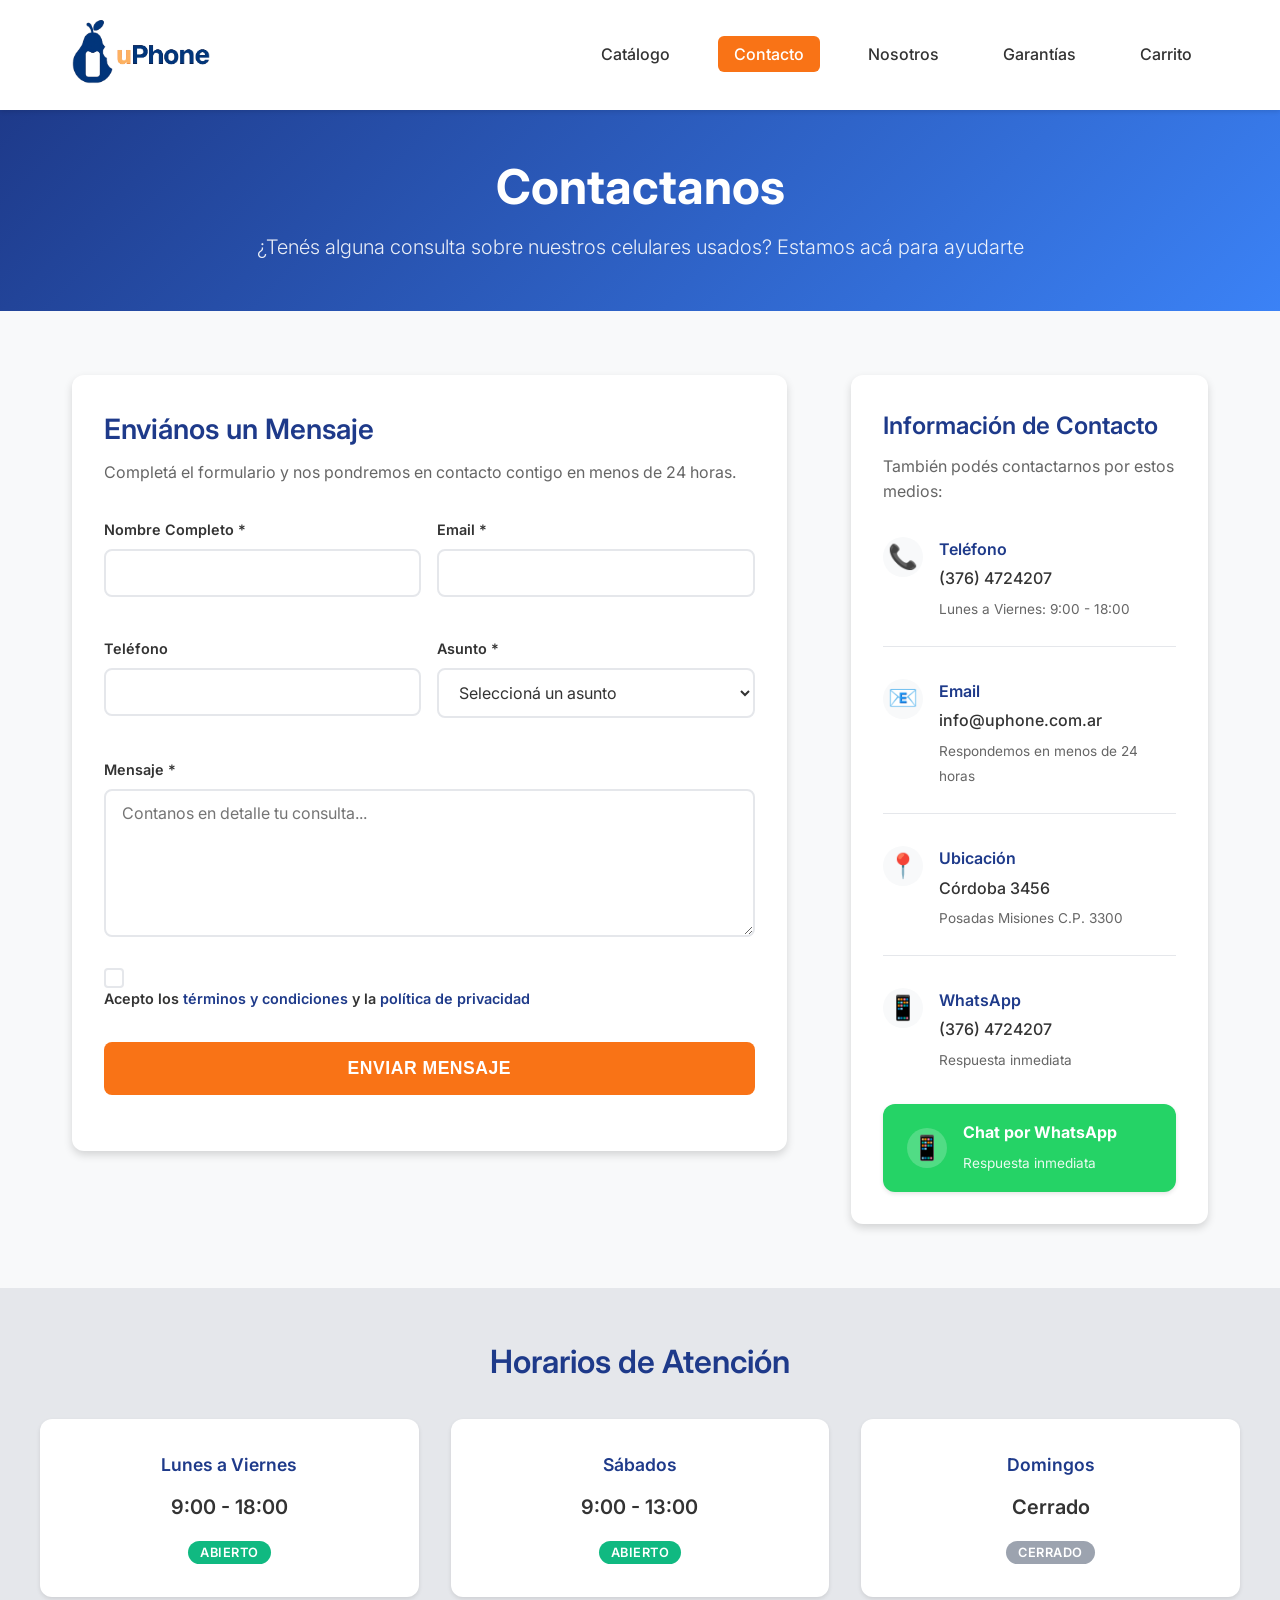
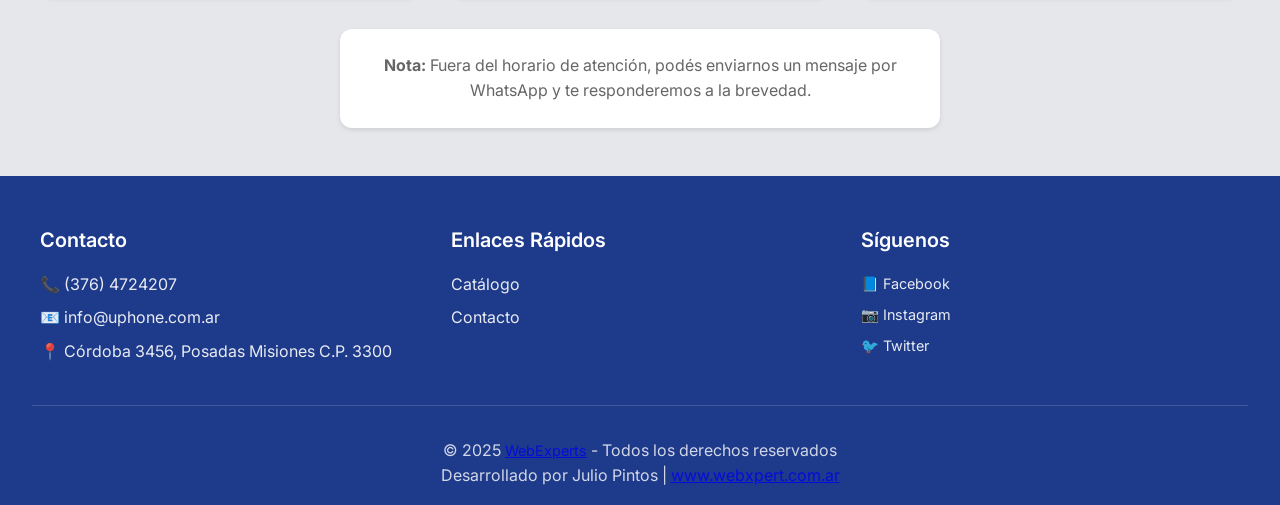
<file: contacto.html>
<!DOCTYPE html>
<html lang="es">
<head>
    <!-- Lo que va en la cabecera (idioma, título, descripción) -->
    <meta charset="UTF-8">
    <meta name="viewport" content="width=device-width, initial-scale=1.0">
    <title>Contacto - uPhone | Celulares Usados</title>
    <meta name="description" content="Contacta con uPhone para consultas sobre celulares usados. Formulario de contacto, teléfono y ubicación en Posadas, Misiones.">
    
    <!-- El iconito que sale en la pestaña del navegador -->
    <link rel="icon" type="image/png" href="./img/favicon.png">
    
    <!-- La letra que uso (Inter) la traigo de acá -->
    <link rel="preconnect" href="https://fonts.googleapis.com">
    <link rel="preconnect" href="https://fonts.gstatic.com" crossorigin>
    <link href="https://fonts.googleapis.com/css2?family=Inter:wght@300;400;500;600;700&display=swap" rel="stylesheet">
    
    <link rel="stylesheet" href="./css/base.css">
    <link rel="stylesheet" href="./css/contacto.css">
</head>
<body>
    <!-- Arriba de todo: logo y menú -->
    <header class="cabecera">
        <div class="contenedor-cabecera">
            <!-- Mi logo -->
            <div class="logo">
                <a href="index.html" class="logo-link">
                    <img src="./img/logo.png" alt="uPhone - Celulares Usados Premium" class="img-logo">
                </a>
            </div>
            
            <!-- Los links del menú -->
            <nav class="navegacion-principal">
                <ul class="menu">
                    <li><a href="catalogo.html">Catálogo</a></li>
                    <li><a href="contacto.html" class="activo">Contacto</a></li>
                    <li><a href="nosotros.html">Nosotros</a></li>
                    <li><a href="garantias.html">Garantías</a></li>
                    <li><a href="carrito.html">Carrito</a></li>
                </ul>
            </nav>
        </div>
    </header>

    <!-- Todo lo del medio de la página -->
    <main class="contenido-principal">
        <!-- El título de la página de contacto -->
        <section class="seccion-encabezado">
            <div class="contenedor-encabezado">
                <h2 class="titulo-contacto">Contactanos</h2>
                <p class="subtitulo-contacto">¿Tenés alguna consulta sobre nuestros celulares usados? Estamos acá para ayudarte</p>
            </div>
        </section>

        <!-- Formulario a la izquierda y datos a la derecha -->
        <section class="seccion-contacto">
            <div class="contenedor-contacto">
                <!-- El formulario para escribir el mensaje -->
                <div class="formulario-contacto">
                    <h3 class="titulo-formulario">Enviános un Mensaje</h3>
                    <p class="descripcion-formulario">Completá el formulario y nos pondremos en contacto contigo en menos de 24 horas.</p>
                    
                    <form class="formulario" action="#" method="POST">
                        <!-- Nombre, email, teléfono, asunto -->
                        <div class="grupo-campos">
                            <div class="campo-formulario">
                                <label for="nombre">Nombre Completo *</label>
                                <input type="text" id="nombre" name="nombre" required>
                            </div>
                            
                            <div class="campo-formulario">
                                <label for="email">Email *</label>
                                <input type="email" id="email" name="email" required>
                            </div>
                        </div>
                        
                        <div class="grupo-campos">
                            <div class="campo-formulario">
                                <label for="telefono">Teléfono</label>
                                <input type="tel" id="telefono" name="telefono">
                            </div>
                            
                            <div class="campo-formulario">
                                <label for="asunto">Asunto *</label>
                                <select id="asunto" name="asunto" required>
                                    <option value="">Seleccioná un asunto</option>
                                    <option value="consulta-producto">Consulta sobre producto</option>
                                    <option value="soporte-tecnico">Soporte técnico</option>
                                    <option value="garantia">Consulta sobre garantía</option>
                                    <option value="venta">Quiero vender mi celular</option>
                                    <option value="envio">Consulta sobre envíos</option>
                                    <option value="otro">Otro</option>
                                </select>
                            </div>
                        </div>
                        
                        <!-- El cuadro del mensaje -->
                        <div class="campo-formulario">
                            <label for="mensaje">Mensaje *</label>
                            <textarea id="mensaje" name="mensaje" rows="6" placeholder="Contanos en detalle tu consulta..." required></textarea>
                        </div>
                        
                        <!-- El cuadradito de aceptar términos -->
                        <div class="campo-formulario checkbox">
                            <label class="checkbox-label">
                                <input type="checkbox" name="terminos" required>
                                <span class="checkmark"></span>
                                Acepto los <a href="#" class="enlace-terminos">términos y condiciones</a> y la <a href="#" class="enlace-terminos">política de privacidad</a>
                            </label>
                        </div>
                        
                        <!-- El botón Enviar mensaje -->
                        <div class="campo-formulario">
                            <button type="submit" class="boton-enviar">Enviar Mensaje</button>
                        </div>
                    </form>
                </div>

                <!-- Teléfono, mail, dirección y WhatsApp -->
                <div class="info-contacto">
                    <h3 class="titulo-info">Información de Contacto</h3>
                    <p class="descripcion-info">También podés contactarnos por estos medios:</p>
                    
                    <!-- Cada ítem (teléfono, email, etc.) -->
                    <div class="datos-contacto">
                        <div class="item-contacto">
                            <div class="icono-contacto">📞</div>
                            <div class="info-item">
                                <h4>Teléfono</h4>
                                <p>(376) 4724207</p>
                                <span>Lunes a Viernes: 9:00 - 18:00</span>
                            </div>
                        </div>
                        
                        <div class="item-contacto">
                            <div class="icono-contacto">📧</div>
                            <div class="info-item">
                                <h4>Email</h4>
                                <p>info@uphone.com.ar</p>
                                <span>Respondemos en menos de 24 horas</span>
                            </div>
                        </div>
                        
                        <div class="item-contacto">
                            <div class="icono-contacto">📍</div>
                            <div class="info-item">
                                <h4>Ubicación</h4>
                                <p>Córdoba 3456</p>
                                <span>Posadas Misiones C.P. 3300</span>
                            </div>
                        </div>
                        
                        <div class="item-contacto">
                            <div class="icono-contacto">📱</div>
                            <div class="info-item">
                                <h4>WhatsApp</h4>
                                <p>(376) 4724207</p>
                                <span>Respuesta inmediata</span>
                            </div>
                        </div>
                    </div>
                    
                    <!-- El botón grande de chat por WhatsApp -->
                    <div class="whatsapp-rapido">
                        <a href="https://wa.me/543764724207" class="boton-whatsapp-contacto" target="_blank">
                            <span class="icono-whatsapp">📱</span>
                            <div class="texto-whatsapp">
                                <strong>Chat por WhatsApp</strong>
                                <span>Respuesta inmediata</span>
                            </div>
                        </a>
                    </div>
                </div>
            </div>
        </section>

        <!-- Las tarjetas de horario (lunes a viernes, sábados, domingos) -->
        <section class="seccion-horarios">
            <div class="contenedor-horarios">
                <h3 class="titulo-horarios">Horarios de Atención</h3>
                
                <div class="grid-horarios">
                    <div class="card-horario">
                        <h4>Lunes a Viernes</h4>
                        <p class="horario">9:00 - 18:00</p>
                        <span class="estado abierto">Abierto</span>
                    </div>
                    
                    <div class="card-horario">
                        <h4>Sábados</h4>
                        <p class="horario">9:00 - 13:00</p>
                        <span class="estado abierto">Abierto</span>
                    </div>
                    
                    <div class="card-horario">
                        <h4>Domingos</h4>
                        <p class="horario">Cerrado</p>
                        <span class="estado cerrado">Cerrado</span>
                    </div>
                </div>
                
                <div class="info-horarios">
                    <p><strong>Nota:</strong> Fuera del horario de atención, podés enviarnos un mensaje por WhatsApp y te responderemos a la brevedad.</p>
                </div>
            </div>
        </section>

    </main>

    <!-- El pie de página -->
    <footer class="pie-pagina">
        <div class="contenedor-footer">
            <!-- Teléfono, mail, dirección -->
            <div class="columna-footer">
                <h4>Contacto</h4>
                <p>📞 (376) 4724207</p>
                <p>📧 info@uphone.com.ar</p>
                <p>📍 Córdoba 3456, Posadas Misiones C.P. 3300</p>
            </div>
            
            <div class="columna-footer">
                <h4>Enlaces Rápidos</h4>
                <ul>
                    <li><a href="catalogo.html">Catálogo</a></li>
                    <li><a href="contacto.html">Contacto</a></li>
                </ul>
            </div>
            
            <!-- Facebook, Instagram, Twitter -->
            <div class="columna-footer">
                <h4>Síguenos</h4>
                <div class="redes-sociales">
                    <a href="#" class="red-social">📘 Facebook</a>
                    <a href="#" class="red-social">📷 Instagram</a>
                    <a href="#" class="red-social">🐦 Twitter</a>
                </div>
            </div>
        </div>
        
        <!-- Derechos de autor -->
        <div class="copyright">
            <p>&copy; 2025 <a href="https://www.webxpert.com.ar" class="red-social" target="_blank" rel="noopener">WebExperts</a> - Todos los derechos reservados</p>
            <p>Desarrollado por Julio Pintos | <a href="https://www.webxpert.com.ar" target="_blank" rel="noopener">www.webxpert.com.ar</a></p>
        </div>
    </footer>
</body>
</html>
</file>
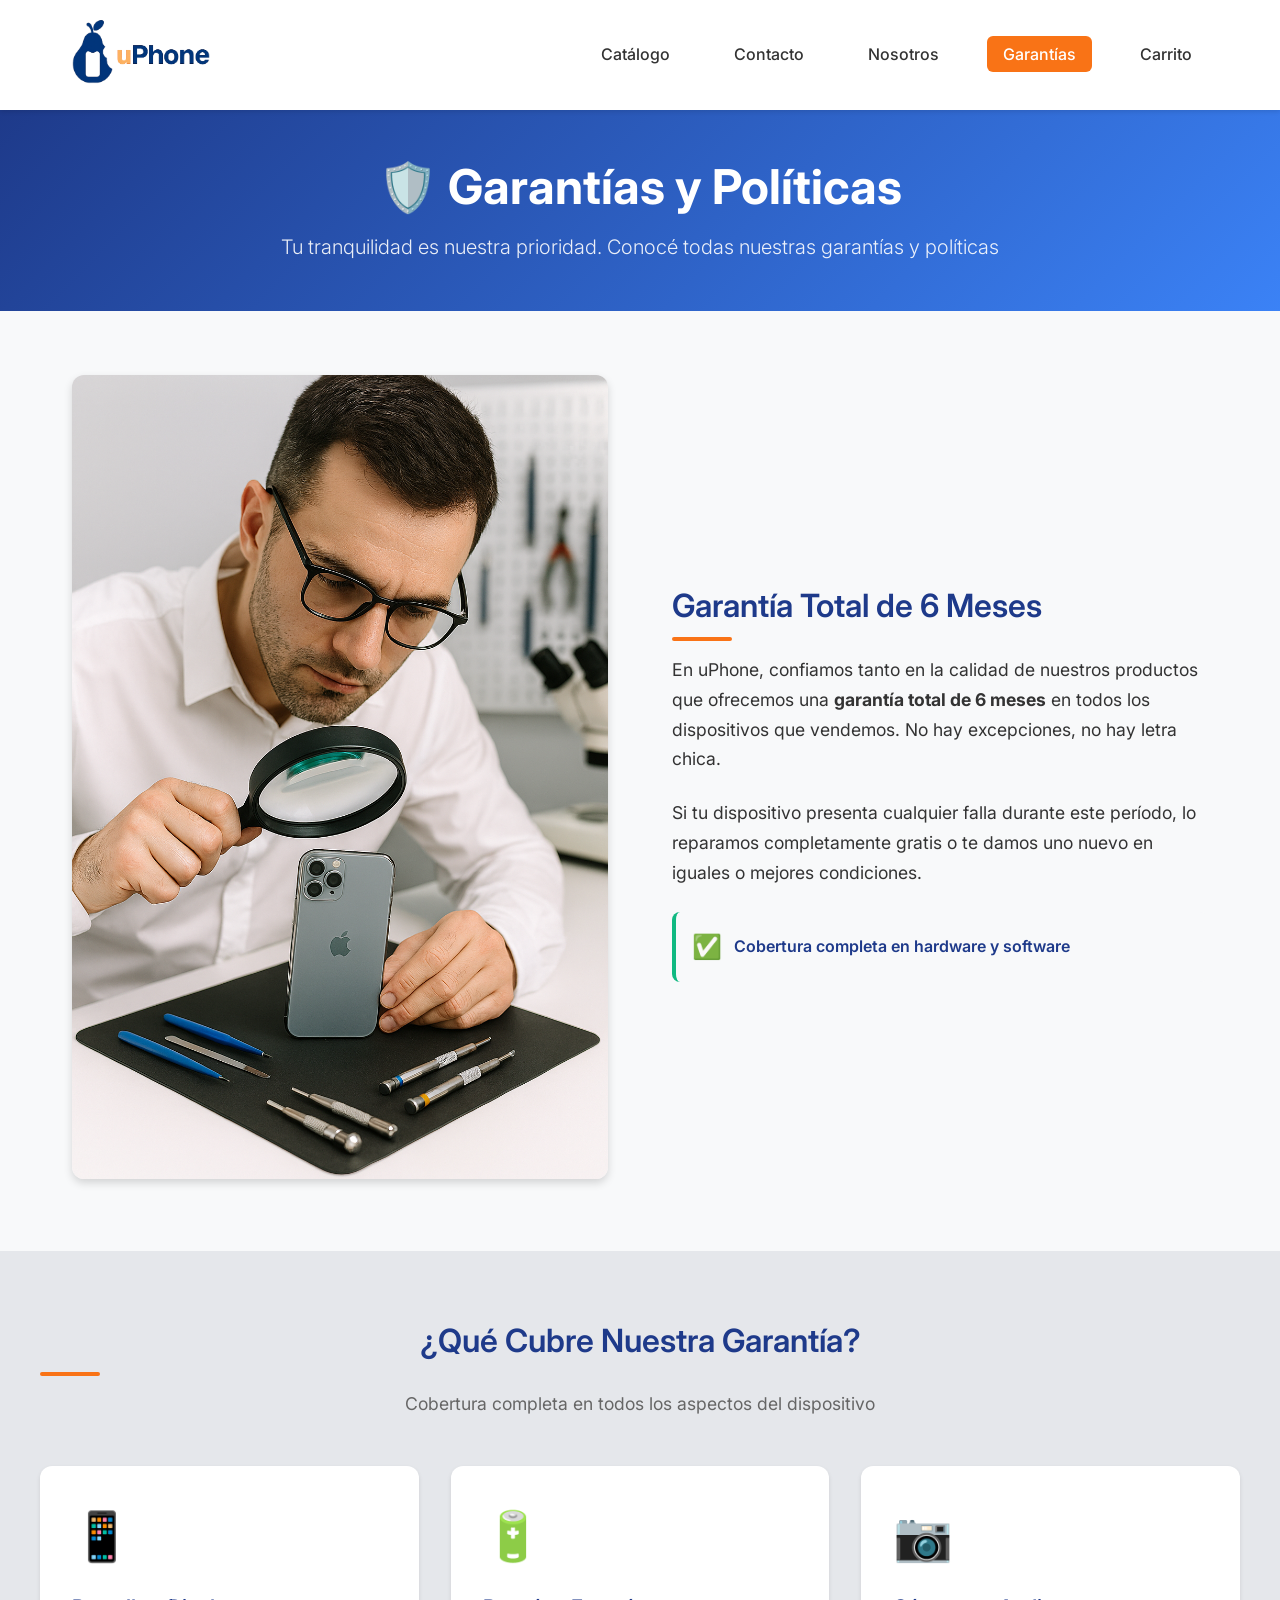
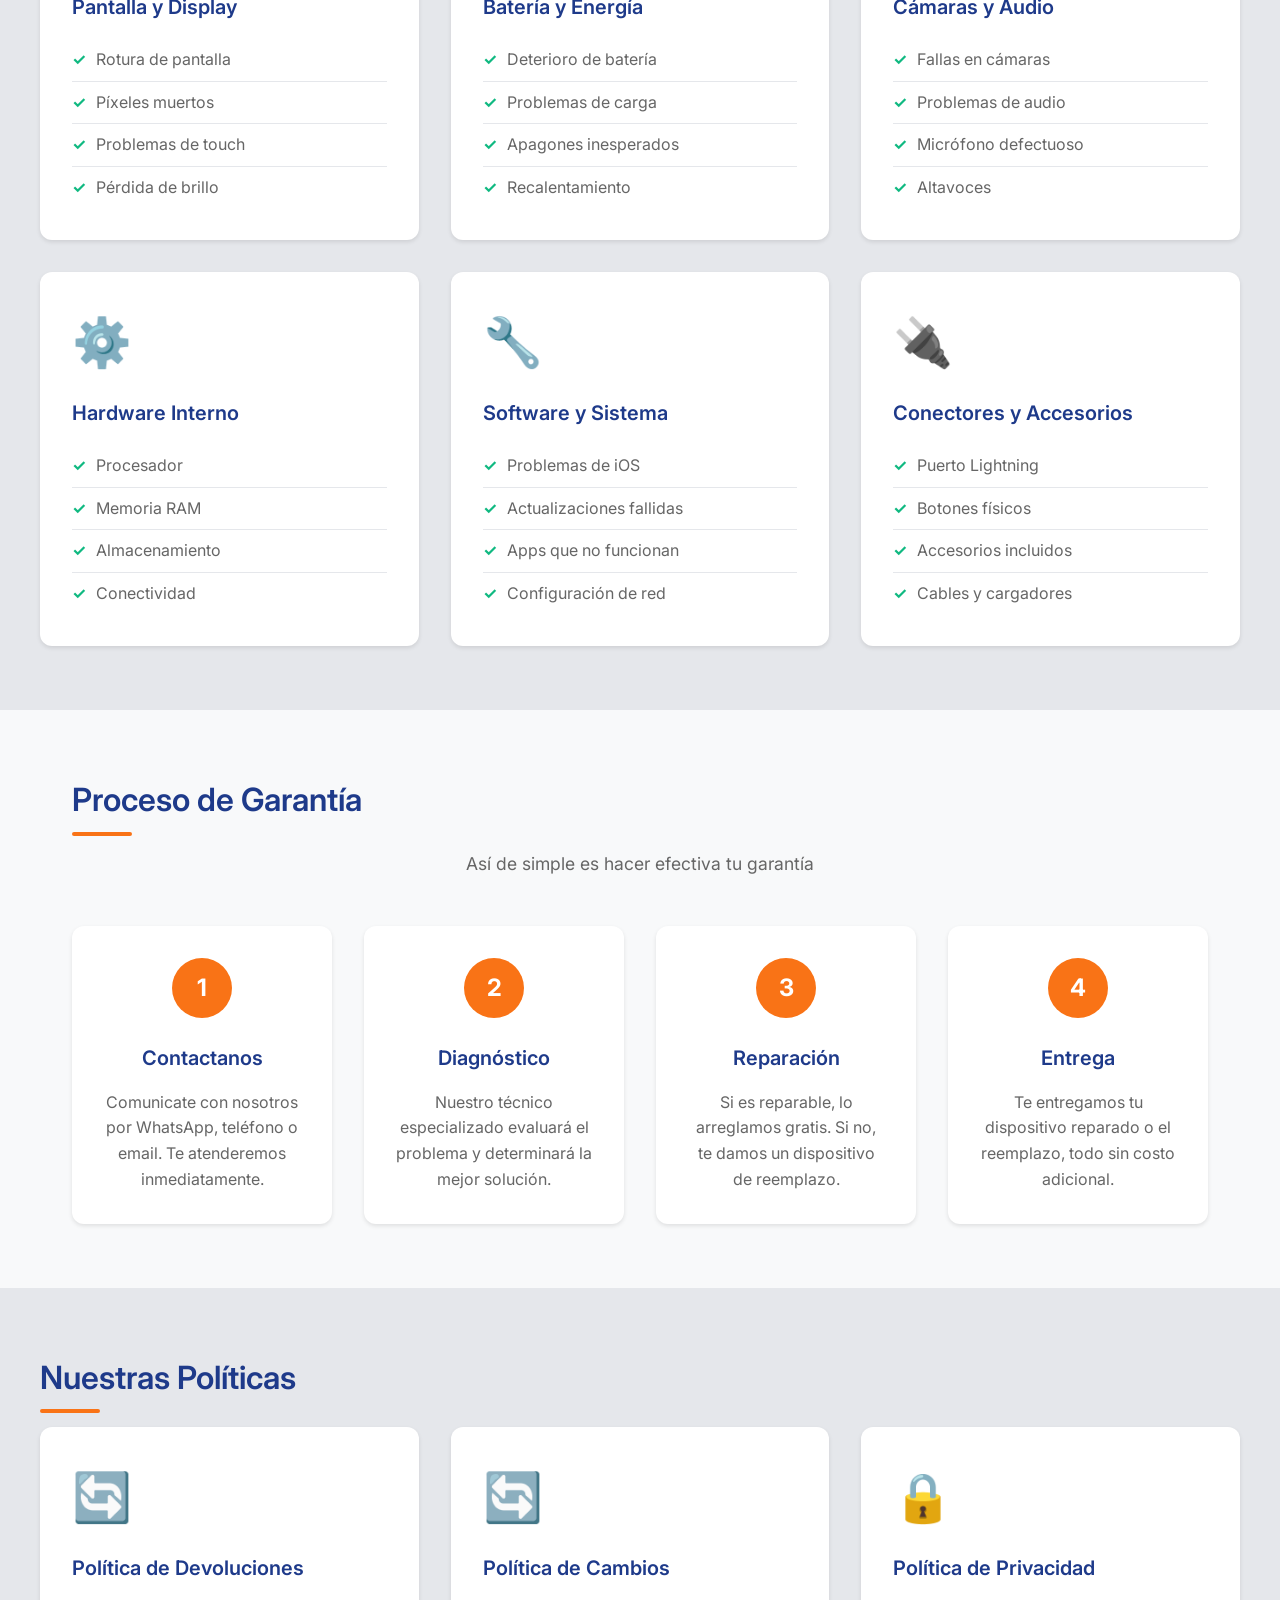
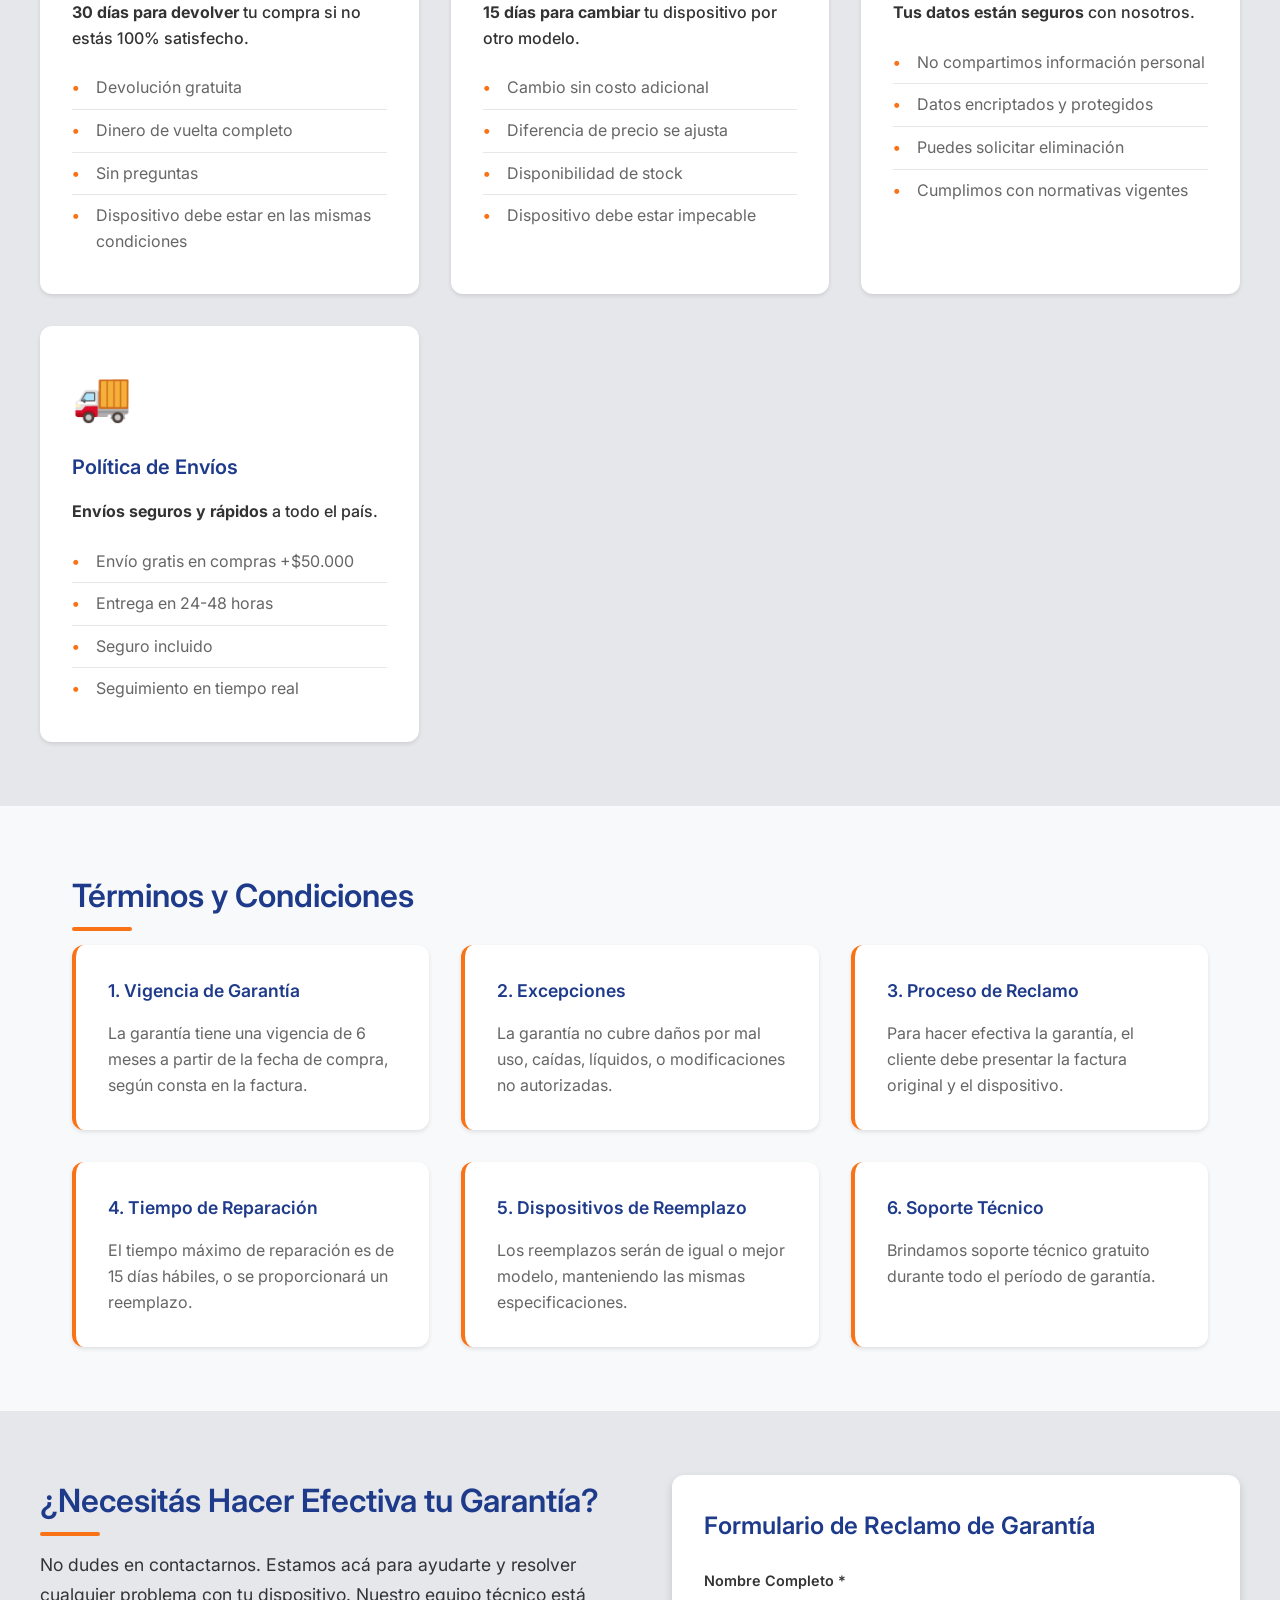
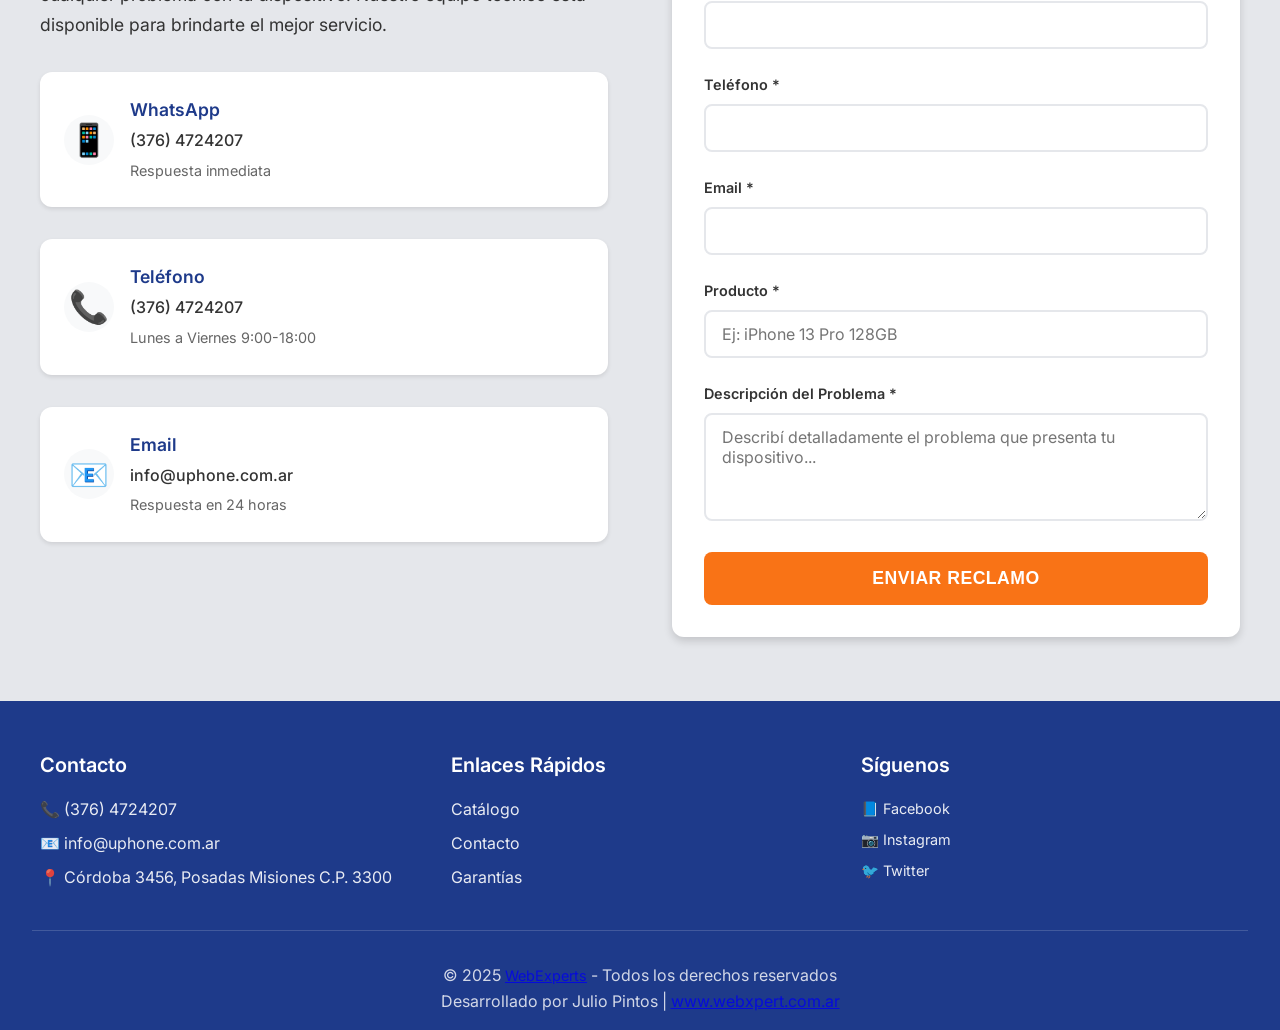
<file: garantias.html>
<!DOCTYPE html>
<html lang="es">
<head>
    <!-- Lo que va en la cabecera (idioma, título, descripción) -->
    <meta charset="UTF-8">
    <meta name="viewport" content="width=device-width, initial-scale=1.0">
    <title>Garantías y Políticas - uPhone | Celulares Usados</title>
    <meta name="description" content="Conocé nuestras garantías y políticas de uPhone. 6 meses de garantía total, devoluciones gratuitas y soporte técnico especializado.">
    
    <!-- El iconito que sale en la pestaña del navegador -->
    <link rel="icon" type="image/png" href="./img/favicon.png">
    
    <!-- La letra que uso (Inter) la traigo de acá -->
    <link rel="preconnect" href="https://fonts.googleapis.com">
    <link rel="preconnect" href="https://fonts.gstatic.com" crossorigin>
    <link href="https://fonts.googleapis.com/css2?family=Inter:wght@300;400;500;600;700&display=swap" rel="stylesheet">
    
    <link rel="stylesheet" href="./css/base.css">
    <link rel="stylesheet" href="./css/garantias.css">
</head>
<body>
    <!-- Arriba de todo: logo y menú -->
    <header class="cabecera">
        <div class="contenedor-cabecera">
            <!-- Mi logo -->
            <div class="logo">
                <a href="index.html" class="logo-link">
                    <img src="./img/logo.png" alt="uPhone - Celulares Usados Premium" class="img-logo">
                </a>
            </div>
            
            <!-- Los links del menú -->
            <nav class="navegacion-principal">
                <ul class="menu">
                    <li><a href="catalogo.html">Catálogo</a></li>
                    <li><a href="contacto.html">Contacto</a></li>
                    <li><a href="nosotros.html">Nosotros</a></li>
                    <li><a href="garantias.html" class="activo">Garantías</a></li>
                    <li><a href="carrito.html">Carrito</a></li>
                </ul>
            </nav>
        </div>
    </header>

    <!-- Todo lo del medio de la página -->
    <main class="contenido-principal">
        <!-- El título de la página Garantías -->
        <section class="seccion-encabezado">
            <div class="contenedor-encabezado">
                <h2 class="titulo-garantias">🛡️ Garantías y Políticas</h2>
                <p class="subtitulo-garantias">Tu tranquilidad es nuestra prioridad. Conocé todas nuestras garantías y políticas</p>
            </div>
        </section>

        <!-- Imagen y texto de la garantía de 6 meses -->
        <section class="seccion-garantia-principal">
            <div class="contenedor-garantia">
                <div class="grid-garantia-principal">
                    <div class="imagen-garantia">
                        <img src="./img/garantia-principal.jpg" alt="Garantía uPhone - Dispositivos protegidos" class="img-garantia">
                    </div>
                    <div class="texto-garantia">
                        <h3 class="titulo-seccion">Garantía Total de 6 Meses</h3>
                        <p class="parrafo-garantia">
                            En uPhone, confiamos tanto en la calidad de nuestros productos que ofrecemos una 
                            <strong>garantía total de 6 meses</strong> en todos los dispositivos que vendemos. 
                            No hay excepciones, no hay letra chica.
                        </p>
                        <p class="parrafo-garantia">
                            Si tu dispositivo presenta cualquier falla durante este período, lo reparamos 
                            completamente gratis o te damos uno nuevo en iguales o mejores condiciones.
                        </p>
                        <div class="destacado-garantia">
                            <span class="icono-destacado">✅</span>
                            <span>Cobertura completa en hardware y software</span>
                        </div>
                    </div>
                </div>
            </div>
        </section>

        <!-- Las seis tarjetas de qué cubre la garantía -->
        <section class="seccion-cobertura">
            <div class="contenedor-cobertura">
                <h3 class="titulo-seccion">¿Qué Cubre Nuestra Garantía?</h3>
                <p class="descripcion-cobertura">Cobertura completa en todos los aspectos del dispositivo</p>
                
                <div class="grid-cobertura">
                    <div class="card-cobertura">
                        <div class="icono-cobertura">📱</div>
                        <h4>Pantalla y Display</h4>
                        <ul class="lista-cobertura">
                            <li>Rotura de pantalla</li>
                            <li>Píxeles muertos</li>
                            <li>Problemas de touch</li>
                            <li>Pérdida de brillo</li>
                        </ul>
                    </div>
                    
                    <div class="card-cobertura">
                        <div class="icono-cobertura">🔋</div>
                        <h4>Batería y Energía</h4>
                        <ul class="lista-cobertura">
                            <li>Deterioro de batería</li>
                            <li>Problemas de carga</li>
                            <li>Apagones inesperados</li>
                            <li>Recalentamiento</li>
                        </ul>
                    </div>
                    
                    <div class="card-cobertura">
                        <div class="icono-cobertura">📷</div>
                        <h4>Cámaras y Audio</h4>
                        <ul class="lista-cobertura">
                            <li>Fallas en cámaras</li>
                            <li>Problemas de audio</li>
                            <li>Micrófono defectuoso</li>
                            <li>Altavoces</li>
                        </ul>
                    </div>
                    
                    <div class="card-cobertura">
                        <div class="icono-cobertura">⚙️</div>
                        <h4>Hardware Interno</h4>
                        <ul class="lista-cobertura">
                            <li>Procesador</li>
                            <li>Memoria RAM</li>
                            <li>Almacenamiento</li>
                            <li>Conectividad</li>
                        </ul>
                    </div>
                    
                    <div class="card-cobertura">
                        <div class="icono-cobertura">🔧</div>
                        <h4>Software y Sistema</h4>
                        <ul class="lista-cobertura">
                            <li>Problemas de iOS</li>
                            <li>Actualizaciones fallidas</li>
                            <li>Apps que no funcionan</li>
                            <li>Configuración de red</li>
                        </ul>
                    </div>
                    
                    <div class="card-cobertura">
                        <div class="icono-cobertura">🔌</div>
                        <h4>Conectores y Accesorios</h4>
                        <ul class="lista-cobertura">
                            <li>Puerto Lightning</li>
                            <li>Botones físicos</li>
                            <li>Accesorios incluidos</li>
                            <li>Cables y cargadores</li>
                        </ul>
                    </div>
                </div>
            </div>
        </section>

        <!-- Los cuatro pasos para hacer efectiva la garantía -->
        <section class="seccion-proceso">
            <div class="contenedor-proceso">
                <h3 class="titulo-seccion">Proceso de Garantía</h3>
                <p class="descripcion-proceso">Así de simple es hacer efectiva tu garantía</p>
                
                <div class="timeline-proceso">
                    <div class="paso-proceso">
                        <div class="numero-paso">1</div>
                        <div class="contenido-paso">
                            <h4>Contactanos</h4>
                            <p>Comunicate con nosotros por WhatsApp, teléfono o email. Te atenderemos inmediatamente.</p>
                        </div>
                    </div>
                    
                    <div class="paso-proceso">
                        <div class="numero-paso">2</div>
                        <div class="contenido-paso">
                            <h4>Diagnóstico</h4>
                            <p>Nuestro técnico especializado evaluará el problema y determinará la mejor solución.</p>
                        </div>
                    </div>
                    
                    <div class="paso-proceso">
                        <div class="numero-paso">3</div>
                        <div class="contenido-paso">
                            <h4>Reparación</h4>
                            <p>Si es reparable, lo arreglamos gratis. Si no, te damos un dispositivo de reemplazo.</p>
                        </div>
                    </div>
                    
                    <div class="paso-proceso">
                        <div class="numero-paso">4</div>
                        <div class="contenido-paso">
                            <h4>Entrega</h4>
                            <p>Te entregamos tu dispositivo reparado o el reemplazo, todo sin costo adicional.</p>
                        </div>
                    </div>
                </div>
            </div>
        </section>

        <!-- Las cuatro políticas (devoluciones, cambios, etc.) -->
        <section class="seccion-politicas">
            <div class="contenedor-politicas">
                <h3 class="titulo-seccion">Nuestras Políticas</h3>
                
                <div class="grid-politicas">
                    <!-- Política de devoluciones -->
                    <div class="card-politica">
                        <div class="icono-politica">🔄</div>
                        <h4>Política de Devoluciones</h4>
                        <div class="contenido-politica">
                            <p><strong>30 días para devolver</strong> tu compra si no estás 100% satisfecho.</p>
                            <ul>
                                <li>Devolución gratuita</li>
                                <li>Dinero de vuelta completo</li>
                                <li>Sin preguntas</li>
                                <li>Dispositivo debe estar en las mismas condiciones</li>
                            </ul>
                        </div>
                    </div>
                    
                    <!-- Política de cambios -->
                    <div class="card-politica">
                        <div class="icono-politica">🔄</div>
                        <h4>Política de Cambios</h4>
                        <div class="contenido-politica">
                            <p><strong>15 días para cambiar</strong> tu dispositivo por otro modelo.</p>
                            <ul>
                                <li>Cambio sin costo adicional</li>
                                <li>Diferencia de precio se ajusta</li>
                                <li>Disponibilidad de stock</li>
                                <li>Dispositivo debe estar impecable</li>
                            </ul>
                        </div>
                    </div>
                    
                    <!-- Política de privacidad -->
                    <div class="card-politica">
                        <div class="icono-politica">🔒</div>
                        <h4>Política de Privacidad</h4>
                        <div class="contenido-politica">
                            <p><strong>Tus datos están seguros</strong> con nosotros.</p>
                            <ul>
                                <li>No compartimos información personal</li>
                                <li>Datos encriptados y protegidos</li>
                                <li>Puedes solicitar eliminación</li>
                                <li>Cumplimos con normativas vigentes</li>
                            </ul>
                        </div>
                    </div>
                    
                    <!-- Política de envíos -->
                    <div class="card-politica">
                        <div class="icono-politica">🚚</div>
                        <h4>Política de Envíos</h4>
                        <div class="contenido-politica">
                            <p><strong>Envíos seguros y rápidos</strong> a todo el país.</p>
                            <ul>
                                <li>Envío gratis en compras +$50.000</li>
                                <li>Entrega en 24-48 horas</li>
                                <li>Seguro incluido</li>
                                <li>Seguimiento en tiempo real</li>
                            </ul>
                        </div>
                    </div>
                </div>
            </div>
        </section>

        <!-- Los seis ítems de términos y condiciones -->
        <section class="seccion-terminos">
            <div class="contenedor-terminos">
                <h3 class="titulo-seccion">Términos y Condiciones</h3>
                
                <div class="grid-terminos">
                    <div class="termino-item">
                        <h4>1. Vigencia de Garantía</h4>
                        <p>La garantía tiene una vigencia de 6 meses a partir de la fecha de compra, según consta en la factura.</p>
                    </div>
                    
                    <div class="termino-item">
                        <h4>2. Excepciones</h4>
                        <p>La garantía no cubre daños por mal uso, caídas, líquidos, o modificaciones no autorizadas.</p>
                    </div>
                    
                    <div class="termino-item">
                        <h4>3. Proceso de Reclamo</h4>
                        <p>Para hacer efectiva la garantía, el cliente debe presentar la factura original y el dispositivo.</p>
                    </div>
                    
                    <div class="termino-item">
                        <h4>4. Tiempo de Reparación</h4>
                        <p>El tiempo máximo de reparación es de 15 días hábiles, o se proporcionará un reemplazo.</p>
                    </div>
                    
                    <div class="termino-item">
                        <h4>5. Dispositivos de Reemplazo</h4>
                        <p>Los reemplazos serán de igual o mejor modelo, manteniendo las mismas especificaciones.</p>
                    </div>
                    
                    <div class="termino-item">
                        <h4>6. Soporte Técnico</h4>
                        <p>Brindamos soporte técnico gratuito durante todo el período de garantía.</p>
                    </div>
                </div>
            </div>
        </section>

        <!-- Texto de contacto y formulario de reclamo -->
        <section class="seccion-contacto-garantias">
            <div class="contenedor-contacto-garantias">
                <div class="grid-contacto-garantias">
                    <div class="texto-contacto">
                        <h3 class="titulo-seccion">¿Necesitás Hacer Efectiva tu Garantía?</h3>
                        <p class="descripcion-contacto">
                            No dudes en contactarnos. Estamos acá para ayudarte y resolver cualquier problema 
                            con tu dispositivo. Nuestro equipo técnico está disponible para brindarte el mejor servicio.
                        </p>
                        
                        <div class="canales-contacto">
                            <div class="canal-contacto">
                                <span class="icono-canal">📱</span>
                                <div class="info-canal">
                                    <h4>WhatsApp</h4>
                                    <p>(376) 4724207</p>
                                    <span>Respuesta inmediata</span>
                                </div>
                            </div>
                            
                            <div class="canal-contacto">
                                <span class="icono-canal">📞</span>
                                <div class="info-canal">
                                    <h4>Teléfono</h4>
                                    <p>(376) 4724207</p>
                                    <span>Lunes a Viernes 9:00-18:00</span>
                                </div>
                            </div>
                            
                            <div class="canal-contacto">
                                <span class="icono-canal">📧</span>
                                <div class="info-canal">
                                    <h4>Email</h4>
                                    <p>info@uphone.com.ar</p>
                                    <span>Respuesta en 24 horas</span>
                                </div>
                            </div>
                        </div>
                    </div>
                    
                    <div class="formulario-garantia">
                        <h4>Formulario de Reclamo de Garantía</h4>
                        <form class="formulario-reclamo">
                            <div class="campo-formulario">
                                <label for="nombre-reclamo">Nombre Completo *</label>
                                <input type="text" id="nombre-reclamo" name="nombre" required>
                            </div>
                            
                            <div class="campo-formulario">
                                <label for="telefono-reclamo">Teléfono *</label>
                                <input type="tel" id="telefono-reclamo" name="telefono" required>
                            </div>
                            
                            <div class="campo-formulario">
                                <label for="email-reclamo">Email *</label>
                                <input type="email" id="email-reclamo" name="email" required>
                            </div>
                            
                            <div class="campo-formulario">
                                <label for="producto-reclamo">Producto *</label>
                                <input type="text" id="producto-reclamo" name="producto" placeholder="Ej: iPhone 13 Pro 128GB" required>
                            </div>
                            
                            <div class="campo-formulario">
                                <label for="problema-reclamo">Descripción del Problema *</label>
                                <textarea id="problema-reclamo" name="problema" rows="4" placeholder="Describí detalladamente el problema que presenta tu dispositivo..." required></textarea>
                            </div>
                            
                            <button type="submit" class="boton-enviar-reclamo">Enviar Reclamo</button>
                        </form>
                    </div>
                </div>
            </div>
        </section>
    </main>

    <!-- El pie de página -->
    <footer class="pie-pagina">
        <div class="contenedor-footer">
            <!-- Teléfono, mail, dirección -->
            <div class="columna-footer">
                <h4>Contacto</h4>
                <p>📞 (376) 4724207</p>
                <p>📧 info@uphone.com.ar</p>
                <p>📍 Córdoba 3456, Posadas Misiones C.P. 3300</p>
            </div>
            
            <div class="columna-footer">
                <h4>Enlaces Rápidos</h4>
                <ul>
                    <li><a href="catalogo.html">Catálogo</a></li>
                    <li><a href="contacto.html">Contacto</a></li>
                    <li><a href="garantias.html">Garantías</a></li>
                </ul>
            </div>
            
            <!-- Facebook, Instagram, Twitter -->
            <div class="columna-footer">
                <h4>Síguenos</h4>
                <div class="redes-sociales">
                    <a href="#" class="red-social">📘 Facebook</a>
                    <a href="#" class="red-social">📷 Instagram</a>
                    <a href="#" class="red-social">🐦 Twitter</a>
                </div>
            </div>
        </div>
        
        <!-- Derechos de autor -->
        <div class="copyright">
            <p>&copy; 2025 <a href="https://www.webxpert.com.ar" class="red-social" target="_blank" rel="noopener">WebExperts</a> - Todos los derechos reservados</p>
            <p>Desarrollado por Julio Pintos | <a href="https://www.webxpert.com.ar" target="_blank" rel="noopener">www.webxpert.com.ar</a></p>
        </div>
    </footer>
</body>
</html>
</file>
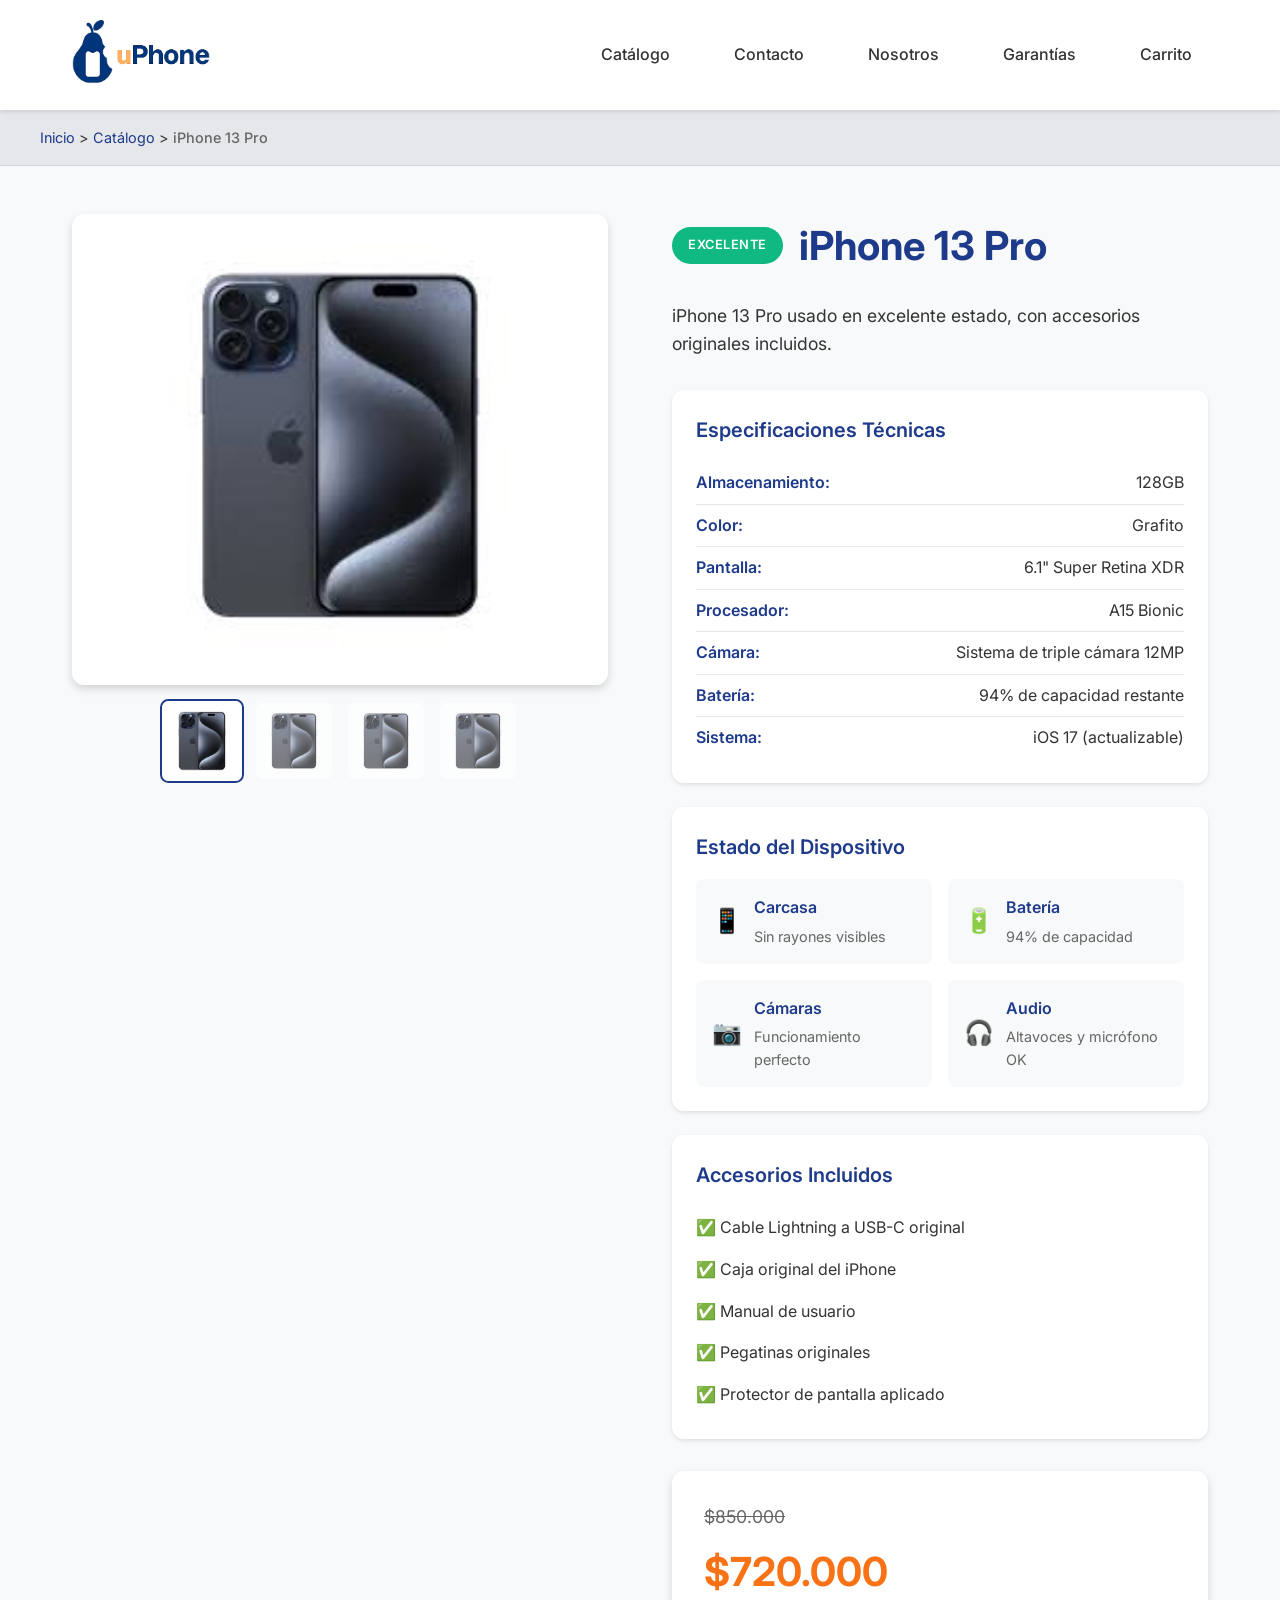
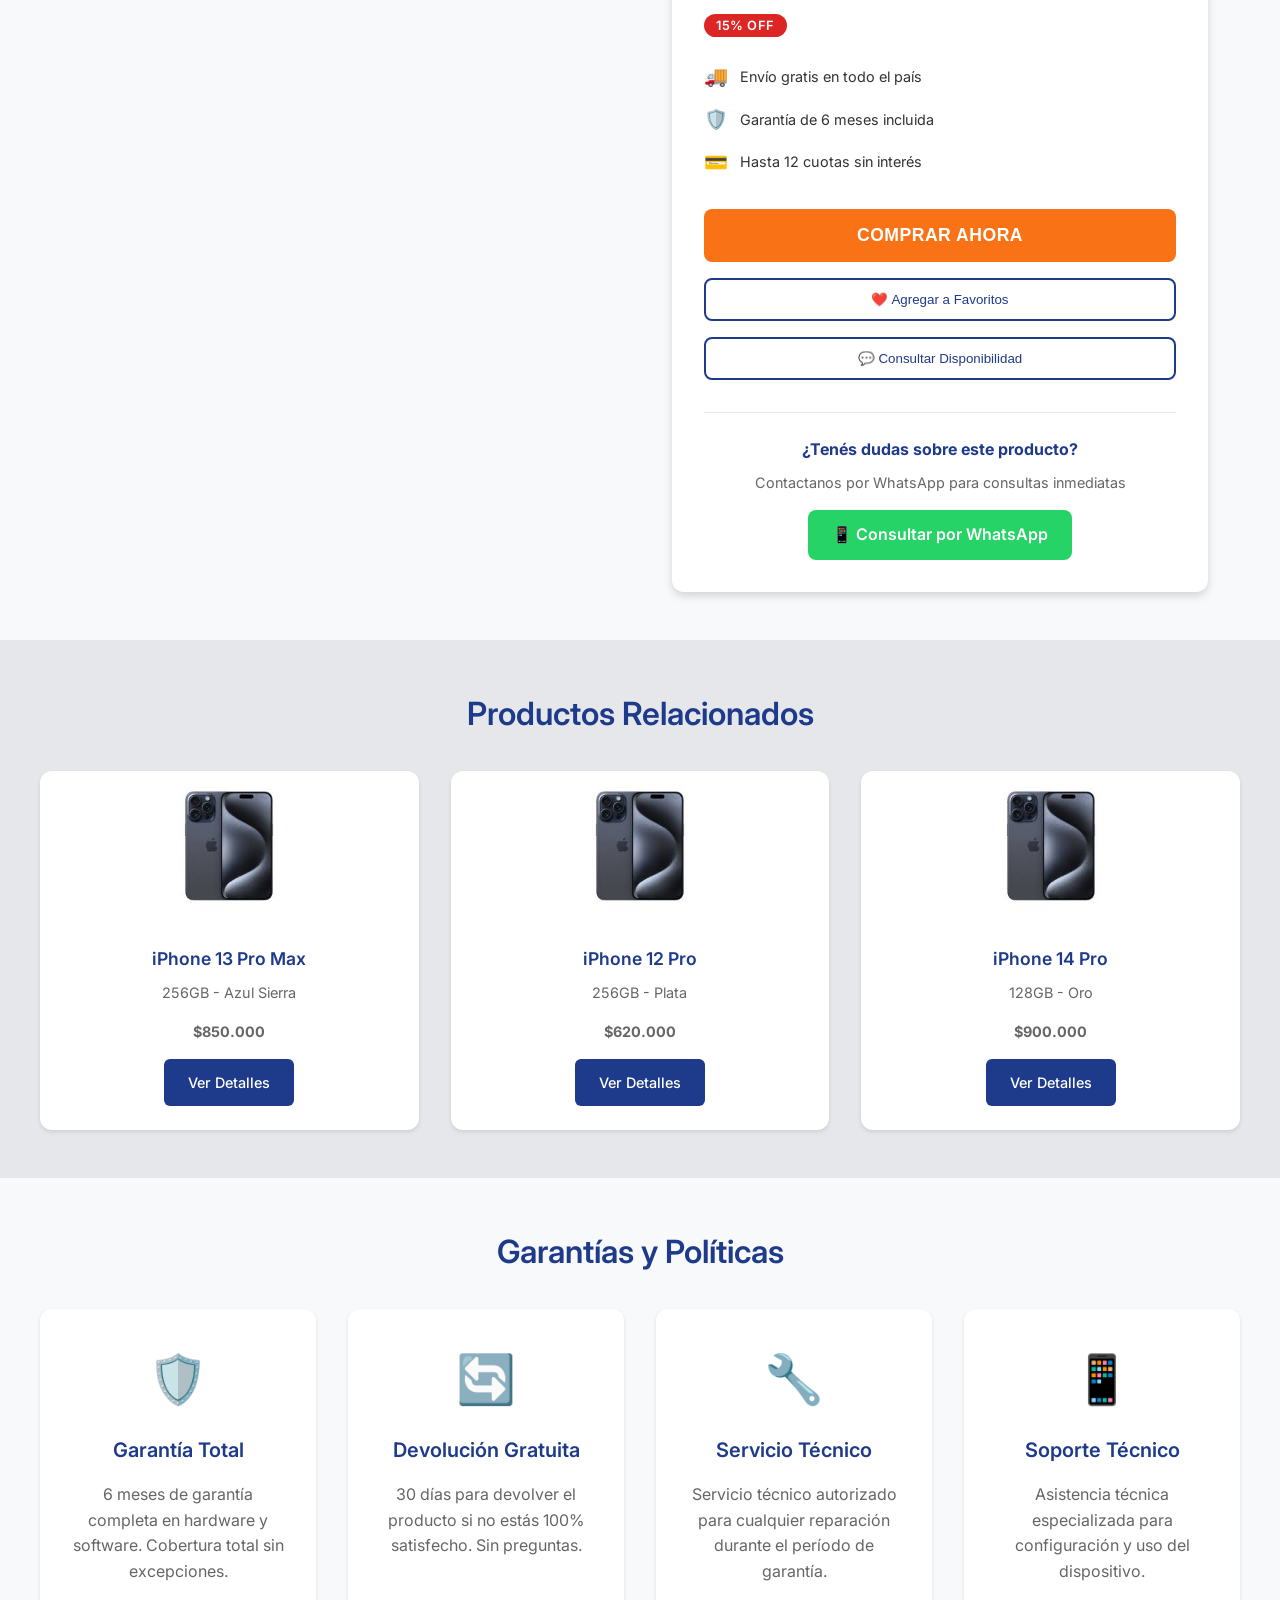
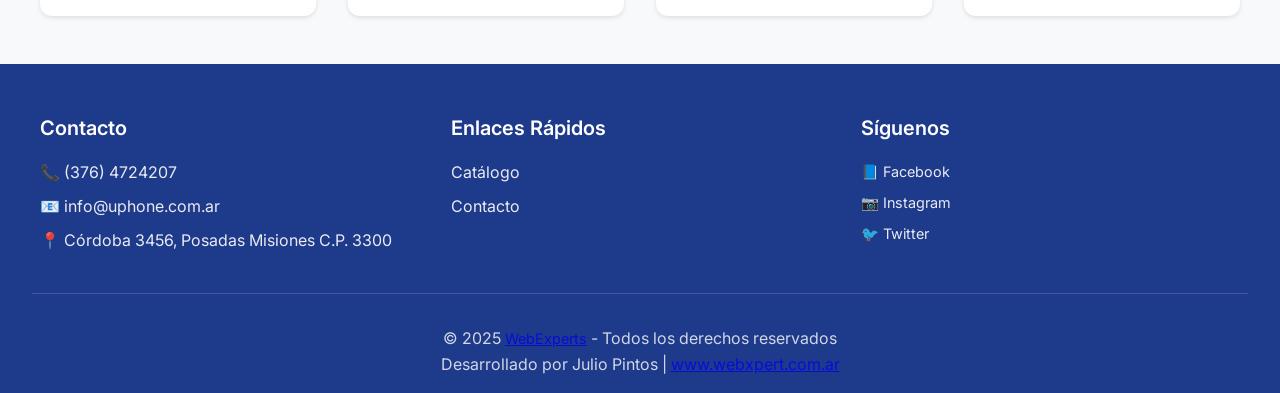
<file: producto.html>
<!DOCTYPE html>
<html lang="es">
<head>
    <!-- Lo que va en la cabecera (idioma, título, descripción) -->
    <meta charset="UTF-8">
    <meta name="viewport" content="width=device-width, initial-scale=1.0">
    <title>iPhone 13 Pro - uPhone | Detalle del Producto</title>
    <meta name="description" content="iPhone 13 Pro usado en excelente estado. 128GB, Grafito, batería 94%, sin uso visible. Garantía de 6 meses incluida.">
    
    <!-- El iconito que sale en la pestaña del navegador -->
    <link rel="icon" type="image/png" href="./img/favicon.png">
    
    <!-- La letra que uso (Inter) la traigo de acá -->
    <link rel="preconnect" href="https://fonts.googleapis.com">
    <link rel="preconnect" href="https://fonts.gstatic.com" crossorigin>
    <link href="https://fonts.googleapis.com/css2?family=Inter:wght@300;400;500;600;700&display=swap" rel="stylesheet">
    
    <link rel="stylesheet" href="./css/base.css">
    <link rel="stylesheet" href="./css/producto.css">
</head>
<body>
    <!-- Arriba de todo: logo y menú -->
    <header class="cabecera">
        <div class="contenedor-cabecera">
            <!-- Mi logo -->
            <div class="logo">
                <a href="index.html" class="logo-link">
                    <img src="./img/logo.png" alt="uPhone - Celulares Usados Premium" class="img-logo">
                </a>
            </div>
            
            <!-- Los links del menú -->
            <nav class="navegacion-principal">
                <ul class="menu">
                    <li><a href="catalogo.html">Catálogo</a></li>
                    <li><a href="contacto.html">Contacto</a></li>
                    <li><a href="nosotros.html">Nosotros</a></li>
                    <li><a href="garantias.html">Garantías</a></li>
                    <li><a href="carrito.html">Carrito</a></li>
                </ul>
            </nav>
        </div>
    </header>

    <!-- Todo lo del medio de la página -->
    <main class="contenido-principal">
        <!-- La ruta Inicio > Catálogo > Producto -->
        <section class="breadcrumb">
            <div class="contenedor-breadcrumb">
                <a href="index.html">Inicio</a> &gt; 
                <a href="catalogo.html">Catálogo</a> &gt; 
                <span>iPhone 13 Pro</span>
            </div>
        </section>

        <!-- Foto grande, datos y panel de compra -->
        <section class="seccion-producto">
            <div class="contenedor-producto">
                <!-- La foto principal y las miniaturas -->
                <div class="galeria-producto">
                    <div class="imagen-principal">
                        <img src="./img/iphone-15-pro-max.jpeg" alt="iPhone 13 Pro usado en estado excelente - Vista frontal" class="img-principal">
                    </div>
                    
                    <!-- Las fotos chiquitas para elegir vista -->
                    <div class="miniaturas">
                        <img src="./img/iphone-15-pro-max.jpeg" alt="iPhone 13 Pro - Vista lateral" class="miniatura activa">
                        <img src="./img/iphone-15-pro-max.jpeg" alt="iPhone 13 Pro - Vista trasera" class="miniatura">
                        <img src="./img/iphone-15-pro-max.jpeg" alt="iPhone 13 Pro - Pantalla encendida" class="miniatura">
                        <img src="./img/iphone-15-pro-max.jpeg" alt="iPhone 13 Pro - Accesorios incluidos" class="miniatura">
                    </div>
                </div>

                <!-- Especificaciones, estado, accesorios -->
                <div class="info-producto-detalle">
                    <!-- La etiqueta Excelente y el nombre del modelo -->
                    <div class="header-producto">
                        <span class="badge-estado excelente">Excelente</span>
                        <h1 class="titulo-producto">iPhone 13 Pro</h1>
                    </div>

                    <!-- Descripción corta y lista de especificaciones -->
                    <div class="descripcion-producto">
                        <p class="descripcion-corta">iPhone 13 Pro usado en excelente estado, con accesorios originales incluidos.</p>
                        
                        <div class="especificaciones">
                            <h3>Especificaciones Técnicas</h3>
                            <ul class="lista-especificaciones">
                                <li><strong>Almacenamiento:</strong> 128GB</li>
                                <li><strong>Color:</strong> Grafito</li>
                                <li><strong>Pantalla:</strong> 6.1" Super Retina XDR</li>
                                <li><strong>Procesador:</strong> A15 Bionic</li>
                                <li><strong>Cámara:</strong> Sistema de triple cámara 12MP</li>
                                <li><strong>Batería:</strong> 94% de capacidad restante</li>
                                <li><strong>Sistema:</strong> iOS 17 (actualizable)</li>
                            </ul>
                        </div>

                        <!-- Las cuatro cajitas de estado (carcasa, batería, etc.) -->
                        <div class="estado-dispositivo">
                            <h3>Estado del Dispositivo</h3>
                            <div class="grid-estado">
                                <div class="item-estado">
                                    <span class="icono-estado">📱</span>
                                    <div class="info-estado">
                                        <strong>Carcasa</strong>
                                        <p>Sin rayones visibles</p>
                                    </div>
                                </div>
                                <div class="item-estado">
                                    <span class="icono-estado">🔋</span>
                                    <div class="info-estado">
                                        <strong>Batería</strong>
                                        <p>94% de capacidad</p>
                                    </div>
                                </div>
                                <div class="item-estado">
                                    <span class="icono-estado">📷</span>
                                    <div class="info-estado">
                                        <strong>Cámaras</strong>
                                        <p>Funcionamiento perfecto</p>
                                    </div>
                                </div>
                                <div class="item-estado">
                                    <span class="icono-estado">🎧</span>
                                    <div class="info-estado">
                                        <strong>Audio</strong>
                                        <p>Altavoces y micrófono OK</p>
                                    </div>
                                </div>
                            </div>
                        </div>

                        <!-- Lista de lo que viene en la caja -->
                        <div class="accesorios-incluidos">
                            <h3>Accesorios Incluidos</h3>
                            <ul class="lista-accesorios">
                                <li>✅ Cable Lightning a USB-C original</li>
                                <li>✅ Caja original del iPhone</li>
                                <li>✅ Manual de usuario</li>
                                <li>✅ Pegatinas originales</li>
                                <li>✅ Protector de pantalla aplicado</li>
                            </ul>
                        </div>
                    </div>

                    <!-- Precio, botones y WhatsApp (queda fijo al hacer scroll) -->
                    <div class="panel-compra">
                        <div class="precio-container">
                            <span class="precio-original">$850.000</span>
                            <span class="precio-actual">$720.000</span>
                            <span class="descuento">15% OFF</span>
                        </div>

                        <div class="info-compra">
                            <div class="info-item">
                                <span class="icono">🚚</span>
                                <span>Envío gratis en todo el país</span>
                            </div>
                            <div class="info-item">
                                <span class="icono">🛡️</span>
                                <span>Garantía de 6 meses incluida</span>
                            </div>
                            <div class="info-item">
                                <span class="icono">💳</span>
                                <span>Hasta 12 cuotas sin interés</span>
                            </div>
                        </div>

                        <!-- Comprar, favoritos, consultar -->
                        <div class="botones-compra">
                            <button class="boton-comprar">Comprar Ahora</button>
                            <button class="boton-favorito-detalle">❤️ Agregar a Favoritos</button>
                            <button class="boton-consultar">💬 Consultar Disponibilidad</button>
                        </div>

                        <!-- El botón de WhatsApp -->
                        <div class="contacto-rapido">
                            <h4>¿Tenés dudas sobre este producto?</h4>
                            <p>Contactanos por WhatsApp para consultas inmediatas</p>
                            <a href="https://wa.me/543764724207" class="boton-whatsapp" target="_blank">
                                📱 Consultar por WhatsApp
                            </a>
                        </div>
                    </div>
                </div>
            </div>
        </section>

        <!-- Otros celulares que podrían gustarte -->
        <section class="seccion-relacionados">
            <div class="contenedor-relacionados">
                <h2 class="titulo-relacionados">Productos Relacionados</h2>
                
                <div class="grid-relacionados">
                    <!-- iPhone 13 Pro Max -->
                    <article class="card-relacionado">
                        <div class="imagen-relacionado">
                            <img src="./img/iphone-15-pro-max.jpeg" alt="iPhone 13 Pro Max usado" class="img-relacionado">
                        </div>
                        <div class="info-relacionado">
                            <h3>iPhone 13 Pro Max</h3>
                            <p>256GB - Azul Sierra</p>
                            <p class="precio-relacionado">$850.000</p>
                            <a href="producto.html" class="boton-relacionado">Ver Detalles</a>
                        </div>
                    </article>

                    <!-- iPhone 12 Pro -->
                    <article class="card-relacionado">
                        <div class="imagen-relacionado">
                            <img src="./img/iphone-15-pro-max.jpeg" alt="iPhone 12 Pro usado" class="img-relacionado">
                        </div>
                        <div class="info-relacionado">
                            <h3>iPhone 12 Pro</h3>
                            <p>256GB - Plata</p>
                            <p class="precio-relacionado">$620.000</p>
                            <a href="producto.html" class="boton-relacionado">Ver Detalles</a>
                        </div>
                    </article>

                    <!-- iPhone 14 Pro -->
                    <article class="card-relacionado">
                        <div class="imagen-relacionado">
                            <img src="./img/iphone-15-pro-max.jpeg" alt="iPhone 14 Pro usado" class="img-relacionado">
                        </div>
                        <div class="info-relacionado">
                            <h3>iPhone 14 Pro</h3>
                            <p>128GB - Oro</p>
                            <p class="precio-relacionado">$900.000</p>
                            <a href="producto.html" class="boton-relacionado">Ver Detalles</a>
                        </div>
                    </article>
                </div>
            </div>
        </section>

        <!-- Las cuatro tarjetas de garantía y políticas -->
        <section class="seccion-garantias">
            <div class="contenedor-garantias">
                <h2 class="titulo-garantias">Garantías y Políticas</h2>
                
                <div class="grid-garantias">
                    <div class="card-garantia">
                        <div class="icono-garantia">🛡️</div>
                        <h3>Garantía Total</h3>
                        <p>6 meses de garantía completa en hardware y software. Cobertura total sin excepciones.</p>
                    </div>
                    
                    <div class="card-garantia">
                        <div class="icono-garantia">🔄</div>
                        <h3>Devolución Gratuita</h3>
                        <p>30 días para devolver el producto si no estás 100% satisfecho. Sin preguntas.</p>
                    </div>
                    
                    <div class="card-garantia">
                        <div class="icono-garantia">🔧</div>
                        <h3>Servicio Técnico</h3>
                        <p>Servicio técnico autorizado para cualquier reparación durante el período de garantía.</p>
                    </div>
                    
                    <div class="card-garantia">
                        <div class="icono-garantia">📱</div>
                        <h3>Soporte Técnico</h3>
                        <p>Asistencia técnica especializada para configuración y uso del dispositivo.</p>
                    </div>
                </div>
            </div>
        </section>
    </main>

    <!-- El pie de página -->
    <footer class="pie-pagina">
        <div class="contenedor-footer">
            <!-- Teléfono, mail, dirección -->
            <div class="columna-footer">
                <h4>Contacto</h4>
                <p>📞 (376) 4724207</p>
                <p>📧 info@uphone.com.ar</p>
                <p>📍 Córdoba 3456, Posadas Misiones C.P. 3300</p>
            </div>
            
            <div class="columna-footer">
                <h4>Enlaces Rápidos</h4>
                <ul>
                    <li><a href="catalogo.html">Catálogo</a></li>
                    <li><a href="contacto.html">Contacto</a></li>
                </ul>
            </div>
            
            <!-- Facebook, Instagram, Twitter -->
            <div class="columna-footer">
                <h4>Síguenos</h4>
                <div class="redes-sociales">
                    <a href="#" class="red-social">📘 Facebook</a>
                    <a href="#" class="red-social">📷 Instagram</a>
                    <a href="#" class="red-social">🐦 Twitter</a>
                </div>
            </div>
        </div>
        
        <!-- Derechos de autor -->
        <div class="copyright">
            <p>&copy; 2025 <a href="https://www.webxpert.com.ar" class="red-social" target="_blank" rel="noopener">WebExperts</a> - Todos los derechos reservados</p>
            <p>Desarrollado por Julio Pintos | <a href="https://www.webxpert.com.ar" target="_blank" rel="noopener">www.webxpert.com.ar</a></p>
        </div>
    </footer>
</body>
</html>
</file>
<file: css/base.css>
/* Acá tengo todo lo que se repite en todas las páginas */

/* Arranco sacando márgenes y espacios que vienen por defecto */
* {
    margin: 0;
    padding: 0;
    box-sizing: border-box;
}

/* Cómo se ve la página en general (letra, color de fondo) */
body {
    font-family: 'Inter', -apple-system, BlinkMacSystemFont, 'Segoe UI', Roboto, sans-serif;
    line-height: 1.6;
    color: #333;
    background-color: #f8f9fa;
}

/* Acá defino las tres partes de la página: arriba cabecera, en el medio el contenido, abajo el pie */
body {
    display: grid;
    grid-template-areas:
        "cabecera"
        "contenido-principal"
        "pie-pagina";
    grid-template-rows: auto 1fr auto;
    min-height: 100vh;
}

.cabecera {
    grid-area: cabecera;
}

.contenido-principal {
    grid-area: contenido-principal;
}

.pie-pagina {
    grid-area: pie-pagina;
}

/* Colores y cosas que uso en todo el sitio (así si quiero cambiar algo lo cambio en un solo lugar) */
:root {
    /* Los colores que más uso */
    --color-primario: #1e3a8a;
    --color-secundario: #f97316;
    --color-fondo: #f8f9fa;
    --color-texto: #333333;
    --color-texto-claro: #666666;
    --color-blanco: #ffffff;
    --color-gris-claro: #e5e7eb;
    --color-gris-medio: #9ca3af;

    /* Colores para las etiquetas de estado del producto (excelente, muy bueno, etc.) */
    --color-excelente: #10b981;
    --color-muy-bueno: #3b82f6;
    --color-bueno: #f59e0b;

    /* Colores para mensajes de éxito, error o aviso en formularios */
    --color-exito: #10b981;
    --color-error: #ef4444;
    --color-advertencia: #f59e0b;

    /* Sombras suaves para dar profundidad a las cajas */
    --sombra-suave: 0 2px 4px rgba(0, 0, 0, 0.1);
    --sombra-media: 0 4px 8px rgba(0, 0, 0, 0.15);
    --sombra-fuerte: 0 8px 16px rgba(0, 0, 0, 0.2);

    /* Qué tan rápido se animan los efectos al pasar el mouse */
    --transicion-rapida: 0.2s ease;
    --transicion-media: 0.3s ease;
}

/* La barra de arriba con el logo y el menú */
.cabecera {
    background: var(--color-blanco);
    box-shadow: var(--sombra-suave);
    position: sticky;
    top: 0;
    z-index: 100;
}

.contenedor-cabecera {
    max-width: 1200px;
    margin: 0 auto;
    padding: 1rem 2rem;
    display: flex;
    justify-content: space-between;
    align-items: center;
}

.logo {
    display: flex;
    align-items: center;
}

.logo-link {
    text-decoration: none;
    transition: all var(--transicion-rapida);
}

.logo-link:hover {
    transform: scale(1.05);
}

.img-logo {
    height: 70px;
    width: auto;
    transition: all var(--transicion-rapida);
}

.menu {
    display: flex;
    list-style: none;
    gap: 2rem;
}

.menu a {
    text-decoration: none;
    color: var(--color-texto);
    font-weight: 500;
    padding: 0.5rem 1rem;
    border-radius: 6px;
    transition: all var(--transicion-rapida);
    position: relative;
}

.menu a:hover {
    background-color: var(--color-primario);
    color: var(--color-blanco);
    transform: translateY(-2px);
}

.menu a.activo {
    background-color: var(--color-secundario);
    color: var(--color-blanco);
}

/* El encabezado con fondo de color que tienen las páginas internas (catálogo, contacto, etc.) */
.seccion-encabezado {
    background: linear-gradient(135deg, var(--color-primario) 0%, #3b82f6 100%);
    color: var(--color-blanco);
    padding: 3rem 2rem;
    text-align: center;
}

.contenedor-encabezado {
    max-width: 1200px;
    margin: 0 auto;
}

/* La ruta de navegación tipo "Inicio > Catálogo > Producto" */
.breadcrumb {
    background-color: var(--color-gris-claro);
    padding: 1rem 2rem;
    border-bottom: 1px solid #d1d5db;
}

.contenedor-breadcrumb {
    max-width: 1200px;
    margin: 0 auto;
    font-size: 0.9rem;
}

.breadcrumb a {
    color: var(--color-primario);
    text-decoration: none;
    transition: color var(--transicion-rapida);
}

.breadcrumb a:hover {
    color: var(--color-secundario);
}

.breadcrumb span {
    color: var(--color-texto-claro);
    font-weight: 500;
}

/* El pie de página (contacto, enlaces, redes) */
.pie-pagina {
    background-color: var(--color-primario);
    color: var(--color-blanco);
    padding: 3rem 2rem 1rem;
}

.contenedor-footer {
    max-width: 1200px;
    margin: 0 auto;
    display: grid;
    grid-template-columns: repeat(auto-fit, minmax(250px, 1fr));
    gap: 2rem;
    margin-bottom: 2rem;
}

.columna-footer h4 {
    font-size: 1.25rem;
    font-weight: 600;
    margin-bottom: 1rem;
    color: var(--color-blanco);
}

.columna-footer p {
    margin-bottom: 0.5rem;
    opacity: 0.9;
}

.columna-footer ul {
    list-style: none;
}

.columna-footer ul li {
    margin-bottom: 0.5rem;
}

.columna-footer a {
    color: var(--color-blanco);
    text-decoration: none;
    opacity: 0.9;
    transition: opacity var(--transicion-rapida);
}

.columna-footer a:hover {
    opacity: 1;
    color: var(--color-secundario);
}

.redes-sociales {
    display: flex;
    flex-direction: column;
    gap: 0.5rem;
}

.red-social {
    font-size: 0.9rem;
}

.copyright {
    text-align: center;
    padding-top: 2rem;
    border-top: 1px solid rgba(255, 255, 255, 0.2);
    opacity: 0.8;
}

/* Para que se vea bien en tablets y celulares (cabecera y pie) */
@media (max-width: 768px) {
    .contenedor-cabecera {
        flex-direction: column;
        gap: 1rem;
        padding: 1rem;
    }

    .menu {
        flex-wrap: wrap;
        justify-content: center;
        gap: 1rem;
    }

    .contenedor-footer {
        grid-template-columns: 1fr;
        text-align: center;
    }
}

@media (max-width: 480px) {
    .contenedor-cabecera {
        padding: 0.75rem;
    }

    .img-logo {
        height: 56px;
    }

    .menu {
        gap: 0.5rem;
    }

    .menu a {
        padding: 0.4rem 0.8rem;
        font-size: 0.9rem;
    }

    .pie-pagina {
        padding: 2rem 1rem 1rem;
    }
}

/* Para que se note bien el enlace cuando lo seleccionás con el teclado */
.menu a:focus {
    outline: 3px solid var(--color-secundario);
    outline-offset: 2px;
}

@media (prefers-contrast: high) {
    :root {
        --color-texto: #000000;
        --color-texto-claro: #333333;
    }
}

@media (prefers-reduced-motion: reduce) {
    * {
        animation-duration: 0.01ms !important;
        animation-iteration-count: 1 !important;
        transition-duration: 0.01ms !important;
    }
}
</file>
<file: css/inicio.css>
/* Estilos solo de la página de inicio (base.css va primero) */

/* La portada grande con el mensaje principal */
.seccion-hero {
    background: linear-gradient(135deg, var(--color-primario) 0%, #3b82f6 100%);
    color: var(--color-blanco);
    padding: 4rem 2rem;
    display: flex;
    align-items: center;
    justify-content: space-between;
    max-width: 1200px;
    margin: 0 auto;
    gap: 3rem;
}

.contenido-hero {
    flex: 1;
    max-width: 500px;
}

.titulo-principal {
    font-size: 3.5rem;
    font-weight: 700;
    margin-bottom: 1rem;
    line-height: 1.2;
}

.subtitulo-hero {
    font-size: 1.25rem;
    margin-bottom: 2rem;
    opacity: 0.9;
    font-weight: 300;
}

/* El botón que resalta cuando pasás el mouse */
.boton-principal {
    display: inline-block;
    background-color: var(--color-secundario);
    color: var(--color-blanco);
    padding: 1rem 2rem;
    border-radius: 8px;
    text-decoration: none;
    font-weight: 600;
    font-size: 1.1rem;
    transition: all var(--transicion-media);
    box-shadow: var(--sombra-media);
}

.boton-principal:hover {
    background-color: #ea580c;
    transform: translateY(-3px);
    box-shadow: var(--sombra-fuerte);
}

.imagen-hero {
    flex: 1;
    text-align: center;
}

.img-hero {
    max-width: 100%;
    height: auto;
    border-radius: 12px;
    box-shadow: var(--sombra-fuerte);
}

/* Espaciado de las secciones del medio de la página */
.seccion-caracteristicas,
.seccion-destacados,
.seccion-testimonios {
    padding: 4rem 2rem;
    max-width: 1200px;
    margin: 0 auto;
}

.titulo-seccion {
    font-size: 2.5rem;
    font-weight: 600;
    color: var(--color-primario);
    text-align: center;
    margin-bottom: 3rem;
    position: relative;
}

.titulo-seccion::after {
    content: '';
    position: absolute;
    bottom: -10px;
    left: 50%;
    transform: translateX(-50%);
    width: 80px;
    height: 4px;
    background-color: var(--color-secundario);
    border-radius: 2px;
}

/* Las cuatro tarjetas de "por qué elegirnos" (garantía, calidad, etc.) */
.grid-caracteristicas {
    display: grid;
    grid-template-columns: repeat(auto-fit, minmax(250px, 1fr));
    gap: 2rem;
}

.card-caracteristica {
    background: var(--color-blanco);
    padding: 2rem;
    border-radius: 12px;
    text-align: center;
    box-shadow: var(--sombra-suave);
    transition: all var(--transicion-media);
}

.card-caracteristica:hover {
    transform: translateY(-5px);
    box-shadow: var(--sombra-media);
}

.icono-caracteristica {
    font-size: 3rem;
    margin-bottom: 1rem;
}

.card-caracteristica h4 {
    font-size: 1.25rem;
    font-weight: 600;
    color: var(--color-primario);
    margin-bottom: 1rem;
}

.card-caracteristica p {
    color: var(--color-texto-claro);
    line-height: 1.6;
}

/* Los productos destacados en tarjetas */
.grid-productos {
    display: grid;
    grid-template-columns: repeat(auto-fit, minmax(300px, 1fr));
    gap: 2rem;
    margin-bottom: 3rem;
}

.card-producto {
    background: var(--color-blanco);
    border-radius: 12px;
    overflow: hidden;
    box-shadow: var(--sombra-suave);
    transition: all var(--transicion-media);
}

.card-producto:hover {
    transform: translateY(-5px);
    box-shadow: var(--sombra-media);
}

.imagen-producto {
    height: 200px;
    overflow: hidden;
}

.img-producto {
    width: 100%;
    height: 100%;
    object-fit: contain;
    transition: transform var(--transicion-media);
}

.card-producto:hover .img-producto {
    transform: scale(1.05);
}

.info-producto {
    padding: 1.5rem;
}

.info-producto h4 {
    font-size: 1.25rem;
    font-weight: 600;
    color: var(--color-primario);
    margin-bottom: 0.5rem;
}

.descripcion-producto {
    color: var(--color-texto-claro);
    margin-bottom: 1rem;
    font-size: 0.9rem;
}

.precio-producto {
    font-size: 1.5rem;
    font-weight: 700;
    color: var(--color-secundario);
    margin-bottom: 1rem;
}

.boton-producto {
    display: inline-block;
    background-color: var(--color-primario);
    color: var(--color-blanco);
    padding: 0.75rem 1.5rem;
    border-radius: 6px;
    text-decoration: none;
    font-weight: 500;
    transition: all var(--transicion-rapida);
    width: 100%;
    text-align: center;
}

.boton-producto:hover {
    background-color: #1e40af;
    transform: translateY(-2px);
}

.contenedor-boton-ver-mas {
    text-align: center;
}

.boton-secundario {
    display: inline-block;
    background-color: transparent;
    color: var(--color-primario);
    padding: 1rem 2rem;
    border: 2px solid var(--color-primario);
    border-radius: 8px;
    text-decoration: none;
    font-weight: 600;
    transition: all var(--transicion-media);
}

.boton-secundario:hover {
    background-color: var(--color-primario);
    color: var(--color-blanco);
    transform: translateY(-2px);
}

/* La parte de "lo que dicen nuestros clientes" */
.seccion-testimonios {
    background-color: var(--color-gris-claro);
}

.grid-testimonios {
    display: grid;
    grid-template-columns: repeat(auto-fit, minmax(400px, 1fr));
    gap: 2rem;
}

.card-testimonio {
    background: var(--color-blanco);
    padding: 2rem;
    border-radius: 12px;
    box-shadow: var(--sombra-suave);
}

.contenido-testimonio p {
    font-style: italic;
    font-size: 1.1rem;
    color: var(--color-texto);
    margin-bottom: 1.5rem;
    line-height: 1.6;
}

.autor-testimonio {
    border-top: 2px solid var(--color-gris-claro);
    padding-top: 1rem;
}

.autor-testimonio strong {
    color: var(--color-primario);
    display: block;
    margin-bottom: 0.25rem;
}

.autor-testimonio span {
    color: var(--color-texto-claro);
    font-size: 0.9rem;
}

/* Ajustes para que se vea bien en pantallas chicas */

/* Tablets */
@media (max-width: 768px) {
    .seccion-hero {
        flex-direction: column;
        text-align: center;
        padding: 3rem 1rem;
        gap: 2rem;
    }
    
    .titulo-principal {
        font-size: 2.5rem;
    }
    
    .subtitulo-hero {
        font-size: 1.1rem;
    }
    
    .grid-caracteristicas {
        grid-template-columns: 1fr;
        gap: 1.5rem;
    }
    
    .grid-productos {
        grid-template-columns: 1fr;
        gap: 1.5rem;
    }
    
    .grid-testimonios {
        grid-template-columns: 1fr;
    }
}

/* Celulares */
@media (max-width: 480px) {
    .seccion-hero {
        padding: 2rem 1rem;
    }
    
    .titulo-principal {
        font-size: 2rem;
    }
    
    .boton-principal {
        padding: 0.8rem 1.5rem;
        font-size: 1rem;
    }
    
    .seccion-caracteristicas,
    .seccion-destacados,
    .seccion-testimonios {
        padding: 3rem 1rem;
    }
    
    .titulo-seccion {
        font-size: 2rem;
    }
    
    .card-caracteristica,
    .card-testimonio {
        padding: 1.5rem;
    }
}

/* Para que se vea el borde cuando tabulás entre los botones */
.boton-principal:focus,
.boton-producto:focus,
.boton-secundario:focus {
    outline: 3px solid var(--color-secundario);
    outline-offset: 2px;
}
</file>
<file: css/carrito.css>
/* Estilos de la página del carrito (base.css va primero) */

.contenedor-encabezado {
    max-width: 800px;
}

.titulo-carrito {
    font-size: 3rem;
    font-weight: 700;
    margin-bottom: 1rem;
    line-height: 1.2;
}

.subtitulo-carrito {
    font-size: 1.25rem;
    opacity: 0.9;
    font-weight: 300;
}

/* La parte de los productos y el resumen al lado */
.seccion-carrito {
    padding: 3rem 2rem;
    max-width: 1200px;
    margin: 0 auto;
}

.contenedor-carrito {
    display: grid;
    grid-template-columns: 2fr 1fr;
    gap: 4rem;
    align-items: start;
}

/* Cada producto que agregaste al carrito */
.productos-carrito {
    background: var(--color-blanco);
    padding: 2rem;
    border-radius: 12px;
    box-shadow: var(--sombra-media);
}

.titulo-productos {
    font-size: 1.5rem;
    font-weight: 600;
    color: var(--color-primario);
    margin-bottom: 2rem;
}

.item-carrito {
    display: grid;
    grid-template-columns: 80px 1fr auto auto auto;
    gap: 1rem;
    align-items: center;
    padding: 1.5rem 0;
    border-bottom: 1px solid var(--color-gris-claro);
}

.item-carrito:last-child {
    border-bottom: none;
}


.img-producto-carrito {
    width: 80px;
    height: 80px;
    object-fit: cover;
    object-position: center;
    border-radius: 8px;
    box-shadow: var(--sombra-suave);
}

.info-producto-carrito h4 {
    font-size: 1.1rem;
    font-weight: 600;
    color: var(--color-primario);
    margin-bottom: 0.25rem;
}

.descripcion-carrito {
    color: var(--color-texto-claro);
    font-size: 0.9rem;
    margin-bottom: 0.25rem;
}

.caracteristicas-carrito {
    color: var(--color-texto-claro);
    font-size: 0.8rem;
    line-height: 1.4;
}

.cantidad-producto {
    text-align: center;
}

.cantidad-producto label {
    display: block;
    font-size: 0.8rem;
    color: var(--color-texto-claro);
    margin-bottom: 0.25rem;
}

.cantidad-producto input {
    width: 60px;
    padding: 0.5rem;
    border: 2px solid var(--color-gris-claro);
    border-radius: 6px;
    text-align: center;
    font-weight: 600;
}

.precio-producto {
    text-align: right;
}

.precio-unitario {
    display: block;
    font-size: 0.9rem;
    color: var(--color-texto-claro);
    margin-bottom: 0.25rem;
}

.precio-total-item {
    font-size: 1.2rem;
    font-weight: 700;
    color: var(--color-secundario);
}



.boton-eliminar {
    background-color: var(--color-error);
    color: var(--color-blanco);
    border: none;
    padding: 0.5rem;
    border-radius: 6px;
    cursor: pointer;
    font-size: 1rem;
    transition: all var(--transicion-rapida);
}

.boton-eliminar:hover {
    background-color: #dc2626;
    transform: scale(1.1);
}

/* Los botones de eliminar, seguir comprando, vaciar */
.acciones-carrito {
    display: flex;
    justify-content: space-between;
    margin-top: 2rem;
    padding-top: 2rem;
    border-top: 1px solid var(--color-gris-claro);
}

.boton-seguir-comprando {
    background-color: transparent;
    color: var(--color-primario);
    border: 2px solid var(--color-primario);
    padding: 0.75rem 1.5rem;
    border-radius: 8px;
    text-decoration: none;
    font-weight: 500;
    transition: all var(--transicion-rapida);
}

.boton-seguir-comprando:hover {
    background-color: var(--color-primario);
    color: var(--color-blanco);
    transform: translateY(-2px);
}

.boton-vaciar-carrito {
    background-color: var(--color-gris-medio);
    color: var(--color-blanco);
    border: none;
    padding: 0.75rem 1.5rem;
    border-radius: 8px;
    font-weight: 500;
    cursor: pointer;
    transition: all var(--transicion-rapida);
}

.boton-vaciar-carrito:hover {
    background-color: var(--color-error);
    transform: translateY(-2px);
}

.resumen-compra {
    background: var(--color-blanco);
    padding: 2rem;
    border-radius: 12px;
    box-shadow: var(--sombra-media);
    margin-bottom: 2rem;
}

.titulo-resumen {
    font-size: 1.5rem;
    font-weight: 600;
    color: var(--color-primario);
    margin-bottom: 1.5rem;
}

.desglose-precios {
    margin-bottom: 1.5rem;
}

.linea-precio {
    display: flex;
    justify-content: space-between;
    margin-bottom: 0.75rem;
    font-size: 0.95rem;
}

.linea-precio.descuento {
    color: var(--color-exito);
}

.linea-precio.envio .gratis {
    color: var(--color-exito);
    font-weight: 600;
}

.linea-precio.garantia .incluido {
    color: var(--color-exito);
    font-weight: 600;
}

.separador-total {
    border: none;
    border-top: 2px solid var(--color-gris-claro);
    margin: 1rem 0;
}

.linea-precio.total {
    font-size: 1.1rem;
}

.precio-final {
    color: var(--color-secundario);
    font-size: 1.5rem;
}


.info-item {
    display: flex;
    align-items: center;
    gap: 0.75rem;
    margin-bottom: 0.75rem;
    font-size: 0.9rem;
    color: var(--color-texto);
}

.info-item .icono {
    font-size: 1.2rem;
}

/* El formulario para completar la compra */
.formulario-checkout {
    background: var(--color-blanco);
    padding: 2rem;
    border-radius: 12px;
    box-shadow: var(--sombra-media);
}

.titulo-checkout {
    font-size: 1.5rem;
    font-weight: 600;
    color: var(--color-primario);
    margin-bottom: 0.5rem;
}

.descripcion-checkout {
    color: var(--color-texto-claro);
    margin-bottom: 2rem;
    font-size: 0.95rem;
}

.grupo-campos {
    display: grid;
    grid-template-columns: 1fr 1fr;
    gap: 1rem;
    margin-bottom: 1rem;
}

.campo-formulario {
    margin-bottom: 1.5rem;
}

.campo-formulario label {
    display: block;
    font-weight: 600;
    color: var(--color-texto);
    margin-bottom: 0.5rem;
    font-size: 0.9rem;
}

.campo-formulario input,
.campo-formulario select,
.campo-formulario textarea {
    width: 100%;
    padding: 0.75rem 1rem;
    border: 2px solid var(--color-gris-claro);
    border-radius: 8px;
    font-size: 1rem;
    color: var(--color-texto);
    background: var(--color-blanco);
    transition: all var(--transicion-rapida);
    font-family: inherit;
}

.campo-formulario input:focus,
.campo-formulario select:focus,
.campo-formulario textarea:focus {
    outline: none;
    border-color: var(--color-primario);
    box-shadow: 0 0 0 3px rgba(30, 58, 138, 0.1);
}

.campo-formulario textarea {
    resize: vertical;
    min-height: 80px;
}

/* El cuadradito de aceptar términos que personalicé */
.campo-formulario.checkbox {
    margin-bottom: 2rem;
}

.checkbox-label {
    display: flex;
    align-items: flex-start;
    gap: 0.75rem;
    cursor: pointer;
    font-size: 0.9rem;
    line-height: 1.5;
}

.checkbox-label input[type="checkbox"] {
    width: auto;
    margin: 0;
    opacity: 0;
    position: absolute;
}

.checkmark {
    width: 20px;
    height: 20px;
    border: 2px solid var(--color-gris-claro);
    border-radius: 4px;
    display: flex;
    align-items: center;
    justify-content: center;
    transition: all var(--transicion-rapida);
    flex-shrink: 0;
    margin-top: 0.1rem;
}

.checkbox-label input[type="checkbox"]:checked + .checkmark {
    background-color: var(--color-primario);
    border-color: var(--color-primario);
}

.checkbox-label input[type="checkbox"]:checked + .checkmark::after {
    content: "✓";
    color: var(--color-blanco);
    font-weight: bold;
    font-size: 0.8rem;
}

.enlace-terminos {
    color: var(--color-primario);
    text-decoration: none;
    font-weight: 600;
}

.enlace-terminos:hover {
    text-decoration: underline;
}

/* El botón de finalizar compra */
.boton-finalizar-compra {
    background-color: var(--color-secundario);
    color: var(--color-blanco);
    border: none;
    padding: 1rem 2rem;
    border-radius: 8px;
    font-size: 1.1rem;
    font-weight: 600;
    cursor: pointer;
    transition: all var(--transicion-media);
    text-transform: uppercase;
    letter-spacing: 0.5px;
    width: 100%;
}

.boton-finalizar-compra:hover {
    background-color: #ea580c;
    transform: translateY(-2px);
    box-shadow: var(--sombra-media);
}

/* El botón de WhatsApp por si tenés dudas */
.contacto-compra {
    text-align: center;
    padding-top: 2rem;
    border-top: 1px solid var(--color-gris-claro);
    margin-top: 2rem;
}

.contacto-compra h4 {
    color: var(--color-primario);
    margin-bottom: 0.5rem;
    font-size: 1.1rem;
}

.contacto-compra p {
    color: var(--color-texto-claro);
    font-size: 0.9rem;
    margin-bottom: 1rem;
}

.boton-whatsapp-carrito {
    background-color: #25d366;
    color: var(--color-blanco);
    padding: 0.75rem 1.5rem;
    border-radius: 8px;
    text-decoration: none;
    font-weight: 600;
    display: inline-block;
    transition: all var(--transicion-rapida);
}

.boton-whatsapp-carrito:hover {
    background-color: #128c7e;
    transform: translateY(-2px);
}

/* Las cuatro tarjetas de "tu compra es segura" */
.seccion-seguridad {
    background-color: var(--color-gris-claro);
    padding: 3rem 2rem;
}

.contenedor-seguridad {
    max-width: 1200px;
    margin: 0 auto;
    text-align: center;
}

.titulo-seguridad {
    font-size: 2rem;
    font-weight: 600;
    color: var(--color-primario);
    margin-bottom: 0.5rem;
}

.descripcion-seguridad {
    color: var(--color-texto-claro);
    margin-bottom: 2rem;
    font-size: 1.1rem;
}

.grid-seguridad {
    display: grid;
    grid-template-columns: repeat(auto-fit, minmax(250px, 1fr));
    gap: 2rem;
}

.card-seguridad {
    background: var(--color-blanco);
    padding: 2rem;
    border-radius: 12px;
    text-align: center;
    box-shadow: var(--sombra-suave);
    transition: all var(--transicion-media);
}

.card-seguridad:hover {
    transform: translateY(-3px);
    box-shadow: var(--sombra-media);
}

.icono-seguridad {
    font-size: 3rem;
    margin-bottom: 1rem;
}

.card-seguridad h4 {
    font-size: 1.25rem;
    font-weight: 600;
    color: var(--color-primario);
    margin-bottom: 1rem;
}

.card-seguridad p {
    color: var(--color-texto-claro);
    line-height: 1.6;
}

/* Ajustes para tablets y celulares */
@media (max-width: 768px) {
    .titulo-carrito {
        font-size: 2.5rem;
    }
    
    .subtitulo-carrito {
        font-size: 1.1rem;
    }
    
    .contenedor-carrito {
        grid-template-columns: 1fr;
        gap: 2rem;
    }
    
    .item-carrito {
        grid-template-columns: 60px 1fr;
        gap: 1rem;
    }
    
    .cantidad-producto,
    .precio-producto,
    .acciones-producto {
        grid-column: 1 / -1;
        margin-top: 0.5rem;
    }
    
    .cantidad-producto,
    .precio-producto {
        display: flex;
        justify-content: space-between;
        align-items: center;
    }
    
    .grupo-campos {
        grid-template-columns: 1fr;
        gap: 0;
    }
    
    .acciones-carrito {
        flex-direction: column;
        gap: 1rem;
    }
    
    .grid-seguridad {
        grid-template-columns: 1fr;
    }
    
    .resumen-compra {
        position: static;
    }
}

@media (max-width: 480px) {
    .seccion-encabezado {
        padding: 2rem 1rem;
    }
    
    .titulo-carrito {
        font-size: 2rem;
    }
    
    .seccion-carrito {
        padding: 2rem 1rem;
    }
    
    .productos-carrito,
    .resumen-compra,
    .formulario-checkout {
        padding: 1.5rem;
    }
    
    .item-carrito {
        grid-template-columns: 1fr;
        text-align: center;
    }
    
    .img-producto-carrito {
        width: 120px;
        height: 120px;
        margin: 0 auto;
    }
    
    .seccion-seguridad {
        padding: 2rem 1rem;
    }
}

.campo-formulario input:focus,
.campo-formulario select:focus,
.campo-formulario textarea:focus,
.boton-finalizar-compra:focus,
.boton-whatsapp-carrito:focus,
.boton-eliminar:focus,
.boton-seguir-comprando:focus,
.boton-vaciar-carrito:focus {
    outline: 3px solid var(--color-secundario);
    outline-offset: 2px;
}
</file>
<file: css/catalogo.css>
/* Estilos de la página del catálogo (base.css va primero) */

.titulo-catalogo {
    font-size: 3rem;
    font-weight: 700;
    margin-bottom: 1rem;
    line-height: 1.2;
}

.subtitulo-catalogo {
    font-size: 1.25rem;
    margin-bottom: 2rem;
    opacity: 0.9;
    font-weight: 300;
}

/* Los filtros de modelo, precio y estado */
.filtros-busqueda {
    background: var(--color-blanco);
    padding: 2rem;
    border-radius: 12px;
    box-shadow: var(--sombra-media);
    display: flex;
    flex-wrap: wrap;
    gap: 1.5rem;
    align-items: end;
    justify-content: center;
    margin-top: 2rem;
}

.filtro-grupo {
    display: flex;
    flex-direction: column;
    gap: 0.5rem;
}

.filtro-grupo label {
    font-weight: 600;
    color: var(--color-texto);
    font-size: 0.9rem;
}

.filtro-select {
    padding: 0.75rem 1rem;
    border: 2px solid var(--color-gris-claro);
    border-radius: 8px;
    font-size: 1rem;
    color: var(--color-texto);
    background: var(--color-blanco);
    transition: all var(--transicion-rapida);
    min-width: 180px;
}

.filtro-select:focus {
    outline: none;
    border-color: var(--color-primario);
    box-shadow: 0 0 0 3px rgba(30, 58, 138, 0.1);
}

.boton-filtrar {
    background-color: var(--color-secundario);
    color: var(--color-blanco);
    padding: 0.75rem 1.5rem;
    border: none;
    border-radius: 8px;
    font-weight: 600;
    cursor: pointer;
    transition: all var(--transicion-rapida);
    font-size: 1rem;
}

.boton-filtrar:hover {
    background-color: #ea580c;
    transform: translateY(-2px);
    box-shadow: var(--sombra-media);
}

/* Donde se muestran todos los productos */
.seccion-catalogo {
    padding: 3rem 2rem;
    max-width: 1200px;
    margin: 0 auto;
}


/* Las tarjetas de productos se acomodan solas en filas */
.grid-catalogo {
    display: grid;
    grid-template-columns: repeat(auto-fit, minmax(320px, 1fr));
    gap: 2rem;
    margin-bottom: 3rem;
}

.card-producto-catalogo {
    background: var(--color-blanco);
    border-radius: 12px;
    overflow: hidden;
    box-shadow: var(--sombra-suave);
    transition: all var(--transicion-media);
    position: relative;
}

.card-producto-catalogo:hover {
    transform: translateY(-5px);
    box-shadow: var(--sombra-media);
}

.imagen-producto {
    position: relative;
    height: 200px;
    overflow: hidden;
    border-radius: 8px;
    background-color: white /*var(--color-gris-claro);*/
}

.img-producto {
    width: 100%;
    height: 100%;
    object-fit: contain;
    object-position: center;
    border-radius: 8px;
    transition: transform var(--transicion-media);
}

.card-producto-catalogo:hover .img-producto {
    transform: scale(1.05);
}

/* La etiquetita que dice Excelente, Muy bueno o Bueno */
.badge-estado {
    position: absolute;
    top: 0.75rem;
    right: 0.75rem;
    padding: 0.25rem 0.75rem;
    border-radius: 20px;
    font-size: 0.8rem;
    font-weight: 600;
    color: var(--color-blanco);
    text-transform: uppercase;
    letter-spacing: 0.5px;
}

.badge-estado.excelente {
    background-color: var(--color-excelente);
}

.badge-estado.muy-bueno {
    background-color: var(--color-muy-bueno);
}

.badge-estado.bueno {
    background-color: var(--color-bueno);
}

.info-producto {
    padding: 1.5rem;
}

.info-producto h3 {
    font-size: 1.25rem;
    font-weight: 600;
    color: var(--color-primario);
    margin-bottom: 0.5rem;
}

.descripcion-producto {
    color: var(--color-texto-claro);
    margin-bottom: 0.75rem;
    font-size: 0.9rem;
    font-weight: 500;
}

.caracteristicas {
    color: var(--color-texto-claro);
    margin-bottom: 1rem;
    font-size: 0.85rem;
    line-height: 1.4;
}

.precio-producto {
    font-size: 1.5rem;
    font-weight: 700;
    color: var(--color-secundario);
    margin-bottom: 1.5rem;
}

/* Botón ver detalles y el de favoritos */
.botones-producto {
    display: flex;
    gap: 0.75rem;
    align-items: center;
}

.boton-ver-detalles {
    flex: 1;
    display: inline-block;
    background-color: var(--color-primario);
    color: var(--color-blanco);
    padding: 0.75rem 1rem;
    border-radius: 6px;
    text-decoration: none;
    font-weight: 500;
    text-align: center;
    transition: all var(--transicion-rapida);
    font-size: 0.9rem;
}

.boton-ver-detalles:hover {
    background-color: #1e40af;
    transform: translateY(-2px);
}

.boton-favorito {
    background-color: var(--color-gris-claro);
    border: none;
    padding: 0.75rem;
    border-radius: 6px;
    cursor: pointer;
    font-size: 1.2rem;
    transition: all var(--transicion-rapida);
    width: 48px;
    height: 48px;
    display: flex;
    align-items: center;
    justify-content: center;
}

.boton-favorito:hover {
    background-color: #fee2e2;
    color: #dc2626;
    transform: scale(1.1);
}

/* Anterior y Siguiente de las páginas */
.paginacion {
    display: flex;
    justify-content: center;
    align-items: center;
    gap: 1rem;
    margin-top: 3rem;
}

.boton-pagina {
    background-color: var(--color-blanco);
    color: var(--color-primario);
    border: 2px solid var(--color-primario);
    padding: 0.75rem 1.5rem;
    border-radius: 8px;
    font-weight: 500;
    cursor: pointer;
    transition: all var(--transicion-rapida);
}

.boton-pagina:hover:not(:disabled) {
    background-color: var(--color-primario);
    color: var(--color-blanco);
    transform: translateY(-2px);
}

.boton-pagina:disabled {
    opacity: 0.5;
    cursor: not-allowed;
}

.pagina-actual {
    font-weight: 600;
    color: var(--color-texto);
    padding: 0.75rem 1rem;
}

/* Las tres cajitas de abajo (garantía, envío, calidad) */
.seccion-info-adicional {
    background-color: var(--color-gris-claro);
    padding: 3rem 2rem;
}

.contenedor-info {
    max-width: 1200px;
    margin: 0 auto;
    display: grid;
    grid-template-columns: repeat(auto-fit, minmax(250px, 1fr));
    gap: 2rem;
}

.info-garantia,
.info-envio,
.info-calidad {
    background: var(--color-blanco);
    padding: 2rem;
    border-radius: 12px;
    text-align: center;
    box-shadow: var(--sombra-suave);
    transition: all var(--transicion-media);
}

.info-garantia:hover,
.info-envio:hover,
.info-calidad:hover {
    transform: translateY(-3px);
    box-shadow: var(--sombra-media);
}

.info-garantia h3,
.info-envio h3,
.info-calidad h3 {
    font-size: 1.25rem;
    font-weight: 600;
    color: var(--color-primario);
    margin-bottom: 1rem;
}

.info-garantia p,
.info-envio p,
.info-calidad p {
    color: var(--color-texto-claro);
    line-height: 1.6;
}

/* Ajustes para tablets y celulares */

@media (max-width: 768px) {
    .titulo-catalogo {
        font-size: 2.5rem;
    }
    
    .subtitulo-catalogo {
        font-size: 1.1rem;
    }
    
    .filtros-busqueda {
        flex-direction: column;
        align-items: stretch;
        gap: 1rem;
    }
    
    .filtro-grupo {
        width: 100%;
    }
    
    .filtro-select {
        min-width: auto;
        width: 100%;
    }
    
    .grid-catalogo {
        grid-template-columns: 1fr;
        gap: 1.5rem;
    }
    
    .contenedor-info {
        grid-template-columns: 1fr;
    }
}

@media (max-width: 480px) {
    .seccion-encabezado {
        padding: 2rem 1rem;
    }
    
    .titulo-catalogo {
        font-size: 2rem;
    }
    
    .filtros-busqueda {
        padding: 1.5rem;
    }
    
    .seccion-catalogo {
        padding: 2rem 1rem;
    }
    
    .info-producto {
        padding: 1rem;
    }
    
    .botones-producto {
        flex-direction: column;
        gap: 0.5rem;
    }
    
    .boton-favorito {
        align-self: center;
    }
    
    .paginacion {
        flex-direction: column;
        gap: 0.75rem;
    }
    
    .seccion-info-adicional {
        padding: 2rem 1rem;
    }
}

.boton-filtrar:focus,
.boton-ver-detalles:focus,
.boton-favorito:focus,
.boton-pagina:focus {
    outline: 3px solid var(--color-secundario);
    outline-offset: 2px;
}
</file>
<file: css/contacto.css>
/* Estilos de la página de contacto (base.css va primero) */

.contenedor-encabezado {
    max-width: 800px;
}

.titulo-contacto {
    font-size: 3rem;
    font-weight: 700;
    margin-bottom: 1rem;
    line-height: 1.2;
}

.subtitulo-contacto {
    font-size: 1.25rem;
    opacity: 0.9;
    font-weight: 300;
}

/* Formulario a la izquierda y datos de contacto a la derecha */
.seccion-contacto {
    padding: 4rem 2rem;
    max-width: 1200px;
    margin: 0 auto;
}

.contenedor-contacto {
    display: grid;
    grid-template-columns: 2fr 1fr;
    gap: 4rem;
    align-items: start;
}

/* La caja del formulario */
.formulario-contacto {
    background: var(--color-blanco);
    padding: 2rem;
    border-radius: 12px;
    box-shadow: var(--sombra-media);
}

.titulo-formulario {
    font-size: 1.75rem;
    font-weight: 600;
    color: var(--color-primario);
    margin-bottom: 0.5rem;
}

.descripcion-formulario {
    color: var(--color-texto-claro);
    margin-bottom: 2rem;
    line-height: 1.6;
}

/* Los campos del formulario (inputs, labels, etc.) */
.formulario {
}

.grupo-campos {
    display: grid;
    grid-template-columns: 1fr 1fr;
    gap: 1rem;
    margin-bottom: 1rem;
}

.campo-formulario {
    margin-bottom: 1.5rem;
}

.campo-formulario label {
    display: block;
    font-weight: 600;
    color: var(--color-texto);
    margin-bottom: 0.5rem;
    font-size: 0.9rem;
}

.campo-formulario input,
.campo-formulario select,
.campo-formulario textarea {
    width: 100%;
    padding: 0.75rem 1rem;
    border: 2px solid var(--color-gris-claro);
    border-radius: 8px;
    font-size: 1rem;
    color: var(--color-texto);
    background: var(--color-blanco);
    transition: all var(--transicion-rapida);
    font-family: inherit;
}

.campo-formulario input:focus,
.campo-formulario select:focus,
.campo-formulario textarea:focus {
    outline: none;
    border-color: var(--color-primario);
    box-shadow: 0 0 0 3px rgba(30, 58, 138, 0.1);
}

.campo-formulario textarea {
    resize: vertical;
    min-height: 120px;
}

/* El cuadradito de aceptar términos que personalicé */
.campo-formulario.checkbox {
    margin-bottom: 2rem;
}

.checkbox-label {
    display: flex;
    align-items: flex-start;
    gap: 0.75rem;
    cursor: pointer;
    font-size: 0.9rem;
    line-height: 1.5;
}

.checkbox-label input[type="checkbox"] {
    width: auto;
    margin: 0;
    opacity: 0;
    position: absolute;
}

.checkmark {
    width: 20px;
    height: 20px;
    border: 2px solid var(--color-gris-claro);
    border-radius: 4px;
    display: flex;
    align-items: center;
    justify-content: center;
    transition: all var(--transicion-rapida);
    flex-shrink: 0;
    margin-top: 0.1rem;
}

.checkbox-label input[type="checkbox"]:checked + .checkmark {
    background-color: var(--color-primario);
    border-color: var(--color-primario);
}

.checkbox-label input[type="checkbox"]:checked + .checkmark::after {
    content: "✓";
    color: var(--color-blanco);
    font-weight: bold;
    font-size: 0.8rem;
}

.enlace-terminos {
    color: var(--color-primario);
    text-decoration: none;
    font-weight: 600;
}

.enlace-terminos:hover {
    text-decoration: underline;
}

/* El botón Enviar mensaje */
.boton-enviar {
    background-color: var(--color-secundario);
    color: var(--color-blanco);
    border: none;
    padding: 1rem 2rem;
    border-radius: 8px;
    font-size: 1.1rem;
    font-weight: 600;
    cursor: pointer;
    transition: all var(--transicion-media);
    text-transform: uppercase;
    letter-spacing: 0.5px;
    width: 100%;
}

.boton-enviar:hover {
    background-color: #ea580c;
    transform: translateY(-2px);
    box-shadow: var(--sombra-media);
}

.boton-enviar:active {
    transform: translateY(0);
}

/* La columna con teléfono, email, dirección */
.info-contacto {
    background: var(--color-blanco);
    padding: 2rem;
    border-radius: 12px;
    box-shadow: var(--sombra-media);
    height: fit-content;
}

.titulo-info {
    font-size: 1.5rem;
    font-weight: 600;
    color: var(--color-primario);
    margin-bottom: 0.5rem;
}

.descripcion-info {
    color: var(--color-texto-claro);
    margin-bottom: 2rem;
    line-height: 1.6;
}

/* Cada ítem de contacto (icono + texto) */
.datos-contacto {
    margin-bottom: 2rem;
}

.item-contacto {
    display: flex;
    align-items: flex-start;
    gap: 1rem;
    margin-bottom: 2rem;
    padding-bottom: 1.5rem;
    border-bottom: 1px solid var(--color-gris-claro);
}

.item-contacto:last-child {
    border-bottom: none;
    margin-bottom: 0;
    padding-bottom: 0;
}

.icono-contacto {
    font-size: 1.5rem;
    width: 40px;
    height: 40px;
    background: var(--color-fondo);
    border-radius: 50%;
    display: flex;
    align-items: center;
    justify-content: center;
    flex-shrink: 0;
}

.info-item h4 {
    font-size: 1rem;
    font-weight: 600;
    color: var(--color-primario);
    margin-bottom: 0.25rem;
}

.info-item p {
    color: var(--color-texto);
    font-weight: 500;
    margin-bottom: 0.25rem;
}

.info-item span {
    color: var(--color-texto-claro);
    font-size: 0.85rem;
}

/* El botón grande de chat por WhatsApp */
.whatsapp-rapido {
    margin-top: 2rem;
}

.boton-whatsapp-contacto {
    background-color: #25d366;
    color: var(--color-blanco);
    padding: 1rem 1.5rem;
    border-radius: 12px;
    text-decoration: none;
    display: flex;
    align-items: center;
    gap: 1rem;
    transition: all var(--transicion-media);
    box-shadow: var(--sombra-suave);
}

.boton-whatsapp-contacto:hover {
    background-color: #128c7e;
    transform: translateY(-2px);
    box-shadow: var(--sombra-media);
}

.icono-whatsapp {
    font-size: 1.5rem;
    width: 40px;
    height: 40px;
    background: rgba(255, 255, 255, 0.2);
    border-radius: 50%;
    display: flex;
    align-items: center;
    justify-content: center;
}

.texto-whatsapp strong {
    display: block;
    font-size: 1rem;
    margin-bottom: 0.25rem;
}

.texto-whatsapp span {
    font-size: 0.85rem;
    opacity: 0.9;
}

/* Las tarjetas de horario (lunes a viernes, sábados, domingos) */
.seccion-horarios {
    background-color: var(--color-gris-claro);
    padding: 3rem 2rem;
}

.contenedor-horarios {
    max-width: 1200px;
    margin: 0 auto;
    text-align: center;
}

.titulo-horarios {
    font-size: 2rem;
    font-weight: 600;
    color: var(--color-primario);
    margin-bottom: 2rem;
}

.grid-horarios {
    display: grid;
    grid-template-columns: repeat(auto-fit, minmax(200px, 1fr));
    gap: 2rem;
    margin-bottom: 2rem;
}

.card-horario {
    background: var(--color-blanco);
    padding: 2rem 1.5rem;
    border-radius: 12px;
    box-shadow: var(--sombra-suave);
    transition: all var(--transicion-media);
}

.card-horario:hover {
    transform: translateY(-3px);
    box-shadow: var(--sombra-media);
}

.card-horario h4 {
    font-size: 1.1rem;
    font-weight: 600;
    color: var(--color-primario);
    margin-bottom: 0.75rem;
}

.horario {
    font-size: 1.25rem;
    font-weight: 600;
    color: var(--color-texto);
    margin-bottom: 1rem;
}

.estado {
    padding: 0.25rem 0.75rem;
    border-radius: 20px;
    font-size: 0.8rem;
    font-weight: 600;
    text-transform: uppercase;
    letter-spacing: 0.5px;
}

.estado.abierto {
    background-color: var(--color-exito);
    color: var(--color-blanco);
}

.estado.cerrado {
    background-color: var(--color-gris-medio);
    color: var(--color-blanco);
}

.info-horarios {
    max-width: 600px;
    margin: 0 auto;
    padding: 1.5rem;
    background: var(--color-blanco);
    border-radius: 12px;
    box-shadow: var(--sombra-suave);
}

.info-horarios p {
    color: var(--color-texto-claro);
    line-height: 1.6;
}


/* Ajustes para tablets y celulares */
@media (max-width: 768px) {
    .titulo-contacto {
        font-size: 2.5rem;
    }
    
    .subtitulo-contacto {
        font-size: 1.1rem;
    }
    
    .contenedor-contacto {
        grid-template-columns: 1fr;
        gap: 2rem;
    }
    
    .grupo-campos {
        grid-template-columns: 1fr;
        gap: 0;
    }
    
    .grid-horarios {
        grid-template-columns: 1fr;
    }
}

@media (max-width: 480px) {
    .seccion-encabezado {
        padding: 2rem 1rem;
    }
    
    .titulo-contacto {
        font-size: 2rem;
    }
    
    .seccion-contacto {
        padding: 2rem 1rem;
    }
    
    .formulario-contacto,
    .info-contacto {
        padding: 1.5rem;
    }
    
    .seccion-horarios {
        padding: 2rem 1rem;
    }
}

.campo-formulario input:focus,
.campo-formulario select:focus,
.campo-formulario textarea:focus,
.boton-enviar:focus,
.boton-whatsapp-contacto:focus {
    outline: 3px solid var(--color-secundario);
    outline-offset: 2px;
}
</file>
<file: css/garantias.css>
/* Estilos de la página Garantías (base.css va primero) */

.contenedor-encabezado {
    max-width: 800px;
}

.titulo-garantias {
    font-size: 3rem;
    font-weight: 700;
    margin-bottom: 1rem;
    line-height: 1.2;
}

.subtitulo-garantias {
    font-size: 1.25rem;
    opacity: 0.9;
    font-weight: 300;
}

/* La parte de arriba: imagen y texto de la garantía de 6 meses */
.seccion-garantia-principal {
    padding: 4rem 2rem;
    max-width: 1200px;
    margin: 0 auto;
}

.contenedor-garantia {
    /* Acá va la garantía principal */
}

.grid-garantia-principal {
    display: grid;
    grid-template-columns: 1fr 1fr;
    gap: 4rem;
    align-items: center;
}

.imagen-garantia {
    /* La imagen */
}

.img-garantia {
    width: 100%;
    height: auto;
    border-radius: 12px;
    box-shadow: var(--sombra-media);
}



.titulo-seccion {
    font-size: 2rem;
    font-weight: 600;
    color: var(--color-primario);
    margin-bottom: 1.5rem;
    position: relative;
}

.titulo-seccion::after {
    content: '';
    position: absolute;
    bottom: -10px;
    left: 0;
    width: 60px;
    height: 4px;
    background-color: var(--color-secundario);
    border-radius: 2px;
}

.parrafo-garantia {
    font-size: 1.1rem;
    color: var(--color-texto);
    margin-bottom: 1.5rem;
    line-height: 1.7;
}

.destacado-garantia {
    display: flex;
    align-items: center;
    gap: 0.75rem;
    background: var(--color-fondo);
    padding: 1rem;
    border-radius: 8px;
    border-left: 4px solid var(--color-exito);
    margin-top: 1.5rem;
}

.icono-destacado {
    font-size: 1.5rem;
    color: var(--color-exito);
}

.destacado-garantia span:last-child {
    font-weight: 600;
    color: var(--color-primario);
}

/* Las seis tarjetas de qué cubre la garantía */
.seccion-cobertura {
    background-color: var(--color-gris-claro);
    padding: 4rem 2rem;
}

.contenedor-cobertura {
    max-width: 1200px;
    margin: 0 auto;
    text-align: center;
}

.descripcion-cobertura {
    font-size: 1.1rem;
    color: var(--color-texto-claro);
    margin-bottom: 3rem;
    max-width: 600px;
    margin-left: auto;
    margin-right: auto;
}

.grid-cobertura {
    display: grid;
    grid-template-columns: repeat(auto-fit, minmax(300px, 1fr));
    gap: 2rem;
}

.card-cobertura {
    background: var(--color-blanco);
    padding: 2rem;
    border-radius: 12px;
    box-shadow: var(--sombra-suave);
    transition: all var(--transicion-media);
    text-align: left;
}

.card-cobertura:hover {
    transform: translateY(-5px);
    box-shadow: var(--sombra-media);
}

.icono-cobertura {
    font-size: 3rem;
    margin-bottom: 1rem;
}

.card-cobertura h4 {
    font-size: 1.25rem;
    font-weight: 600;
    color: var(--color-primario);
    margin-bottom: 1rem;
}

.lista-cobertura {
    list-style: none;
}

.lista-cobertura li {
    padding: 0.5rem 0;
    color: var(--color-texto-claro);
    border-bottom: 1px solid var(--color-gris-claro);
    position: relative;
    padding-left: 1.5rem;
}

.lista-cobertura li:last-child {
    border-bottom: none;
}

.lista-cobertura li::before {
    content: "✓";
    position: absolute;
    left: 0;
    color: var(--color-exito);
    font-weight: bold;
}

/* Los cuatro pasos para hacer efectiva la garantía */
.seccion-proceso {
    padding: 4rem 2rem;
    max-width: 1200px;
    margin: 0 auto;
}


.descripcion-proceso {
    font-size: 1.1rem;
    color: var(--color-texto-claro);
    margin-bottom: 3rem;
    text-align: center;
    max-width: 600px;
    margin-left: auto;
    margin-right: auto;
}

.timeline-proceso {
    display: grid;
    grid-template-columns: repeat(auto-fit, minmax(250px, 1fr));
    gap: 2rem;
}

.paso-proceso {
    background: var(--color-blanco);
    padding: 2rem;
    border-radius: 12px;
    box-shadow: var(--sombra-suave);
    text-align: center;
    transition: all var(--transicion-media);
    position: relative;
}

.paso-proceso:hover {
    transform: translateY(-3px);
    box-shadow: var(--sombra-media);
}

.numero-paso {
    width: 60px;
    height: 60px;
    background: var(--color-secundario);
    color: var(--color-blanco);
    border-radius: 50%;
    display: flex;
    align-items: center;
    justify-content: center;
    font-size: 1.5rem;
    font-weight: 700;
    margin: 0 auto 1.5rem;
}

.contenido-paso h4 {
    font-size: 1.25rem;
    font-weight: 600;
    color: var(--color-primario);
    margin-bottom: 1rem;
}

.contenido-paso p {
    color: var(--color-texto-claro);
    line-height: 1.6;
}

/* Las cuatro políticas (devoluciones, cambios, privacidad, envíos) */
.seccion-politicas {
    background-color: var(--color-gris-claro);
    padding: 4rem 2rem;
}

.contenedor-politicas {
    max-width: 1200px;
    margin: 0 auto;
}

.grid-politicas {
    display: grid;
    grid-template-columns: repeat(auto-fit, minmax(280px, 1fr));
    gap: 2rem;
}

.card-politica {
    background: var(--color-blanco);
    padding: 2rem;
    border-radius: 12px;
    box-shadow: var(--sombra-suave);
    transition: all var(--transicion-media);
}

.card-politica:hover {
    transform: translateY(-5px);
    box-shadow: var(--sombra-media);
}

.icono-politica {
    font-size: 3rem;
    margin-bottom: 1rem;
}

.card-politica h4 {
    font-size: 1.25rem;
    font-weight: 600;
    color: var(--color-primario);
    margin-bottom: 1rem;
}

.contenido-politica p {
    color: var(--color-texto);
    margin-bottom: 1rem;
    line-height: 1.6;
    font-weight: 500;
}

.contenido-politica ul {
    list-style: none;
}

.contenido-politica ul li {
    padding: 0.5rem 0;
    color: var(--color-texto-claro);
    border-bottom: 1px solid var(--color-gris-claro);
    position: relative;
    padding-left: 1.5rem;
}

.contenido-politica ul li:last-child {
    border-bottom: none;
}

.contenido-politica ul li::before {
    content: "•";
    position: absolute;
    left: 0;
    color: var(--color-secundario);
    font-weight: bold;
}

/* Los seis ítems de términos y condiciones */
.seccion-terminos {
    padding: 4rem 2rem;
    max-width: 1200px;
    margin: 0 auto;
}

.contenedor-terminos {
    /* Cada ítem de términos */
}

.grid-terminos {
    display: grid;
    grid-template-columns: repeat(auto-fit, minmax(350px, 1fr));
    gap: 2rem;
}

.termino-item {
    background: var(--color-blanco);
    padding: 2rem;
    border-radius: 12px;
    box-shadow: var(--sombra-suave);
    transition: all var(--transicion-media);
    border-left: 4px solid var(--color-secundario);
}

.termino-item:hover {
    transform: translateY(-3px);
    box-shadow: var(--sombra-media);
}

.termino-item h4 {
    font-size: 1.1rem;
    font-weight: 600;
    color: var(--color-primario);
    margin-bottom: 1rem;
}

.termino-item p {
    color: var(--color-texto-claro);
    line-height: 1.6;
}

/* Texto de contacto y formulario de reclamo */
.seccion-contacto-garantias {
    background-color: var(--color-gris-claro);
    padding: 4rem 2rem;
}

.contenedor-contacto-garantias {
    max-width: 1200px;
    margin: 0 auto;
}

.grid-contacto-garantias {
    display: grid;
    grid-template-columns: 1fr 1fr;
    gap: 4rem;
    align-items: start;
}

.texto-contacto {
    /* El texto */
}

.descripcion-contacto {
    font-size: 1.1rem;
    color: var(--color-texto);
    margin-bottom: 2rem;
    line-height: 1.7;
}

.canales-contacto {
    /* WhatsApp, teléfono, email */
}

.canal-contacto {
    display: flex;
    align-items: center;
    gap: 1rem;
    margin-bottom: 2rem;
    padding: 1.5rem;
    background: var(--color-blanco);
    border-radius: 12px;
    box-shadow: var(--sombra-suave);
    transition: all var(--transicion-media);
}

.canal-contacto:hover {
    transform: translateY(-2px);
    box-shadow: var(--sombra-media);
}

.icono-canal {
    font-size: 2rem;
    width: 50px;
    height: 50px;
    background: var(--color-fondo);
    border-radius: 50%;
    display: flex;
    align-items: center;
    justify-content: center;
    flex-shrink: 0;
}

.info-canal h4 {
    font-size: 1.1rem;
    font-weight: 600;
    color: var(--color-primario);
    margin-bottom: 0.25rem;
}

.info-canal p {
    color: var(--color-texto);
    font-weight: 500;
    margin-bottom: 0.25rem;
}

.info-canal span {
    color: var(--color-texto-claro);
    font-size: 0.9rem;
}

/* El formulario para enviar un reclamo de garantía */
.formulario-garantia {
    background: var(--color-blanco);
    padding: 2rem;
    border-radius: 12px;
    box-shadow: var(--sombra-media);
}

.formulario-garantia h4 {
    font-size: 1.5rem;
    font-weight: 600;
    color: var(--color-primario);
    margin-bottom: 1.5rem;
}

.formulario-reclamo {
    /* Los campos del formulario */
}

.campo-formulario {
    margin-bottom: 1.5rem;
}

.campo-formulario label {
    display: block;
    font-weight: 600;
    color: var(--color-texto);
    margin-bottom: 0.5rem;
    font-size: 0.9rem;
}

.campo-formulario input,
.campo-formulario textarea {
    width: 100%;
    padding: 0.75rem 1rem;
    border: 2px solid var(--color-gris-claro);
    border-radius: 8px;
    font-size: 1rem;
    color: var(--color-texto);
    background: var(--color-blanco);
    transition: all var(--transicion-rapida);
    font-family: inherit;
}

.campo-formulario input:focus,
.campo-formulario textarea:focus {
    outline: none;
    border-color: var(--color-primario);
    box-shadow: 0 0 0 3px rgba(30, 58, 138, 0.1);
}

.campo-formulario textarea {
    resize: vertical;
    min-height: 100px;
}

.boton-enviar-reclamo {
    background-color: var(--color-secundario);
    color: var(--color-blanco);
    border: none;
    padding: 1rem 2rem;
    border-radius: 8px;
    font-size: 1.1rem;
    font-weight: 600;
    cursor: pointer;
    transition: all var(--transicion-media);
    text-transform: uppercase;
    letter-spacing: 0.5px;
    width: 100%;
}

.boton-enviar-reclamo:hover {
    background-color: #ea580c;
    transform: translateY(-2px);
    box-shadow: var(--sombra-media);
}

/* Ajustes para tablets y celulares */
@media (max-width: 768px) {
    .titulo-garantias {
        font-size: 2.5rem;
    }
    
    .subtitulo-garantias {
        font-size: 1.1rem;
    }
    
    .grid-garantia-principal {
        grid-template-columns: 1fr;
        gap: 2rem;
    }
    
    .grid-cobertura {
        grid-template-columns: 1fr;
    }
    
    .timeline-proceso {
        grid-template-columns: 1fr;
    }
    
    .grid-politicas {
        grid-template-columns: 1fr;
    }
    
    .grid-terminos {
        grid-template-columns: 1fr;
    }
    
    .grid-contacto-garantias {
        grid-template-columns: 1fr;
        gap: 2rem;
    }
}

@media (max-width: 480px) {
    .seccion-encabezado {
        padding: 2rem 1rem;
    }
    
    .titulo-garantias {
        font-size: 2rem;
    }
    
    .seccion-garantia-principal,
    .seccion-cobertura,
    .seccion-proceso,
    .seccion-politicas,
    .seccion-terminos,
    .seccion-contacto-garantias {
        padding: 3rem 1rem;
    }
    
    .titulo-seccion {
        font-size: 1.75rem;
    }
    
    .card-cobertura,
    .card-politica,
    .termino-item,
    .canal-contacto {
        padding: 1.5rem;
    }
    
    .formulario-garantia {
        padding: 1.5rem;
    }
}

.campo-formulario input:focus,
.campo-formulario textarea:focus,
.boton-enviar-reclamo:focus {
    outline: 3px solid var(--color-secundario);
    outline-offset: 2px;
}
</file>
<file: css/producto.css>
/* Estilos de la página del detalle del producto (base.css va primero) */

/* La parte de arriba: foto grande y datos del celular */
.seccion-producto {
    padding: 3rem 2rem;
    max-width: 1200px;
    margin: 0 auto;
}

.contenedor-producto {
    display: grid;
    grid-template-columns: 1fr 1fr;
    gap: 4rem;
    align-items: start;
}



.imagen-principal {
    background: var(--color-blanco);
    border-radius: 12px;
    padding: 2rem;
    box-shadow: var(--sombra-media);
    margin-bottom: 1rem;
    text-align: center;
}

.img-principal {
    width: 100%;
    height: auto;
    max-height: 400px;
    object-fit: cover;
    object-position: center;
    border-radius: 8px;
}

.miniaturas {
    display: flex;
    gap: 0.75rem;
    justify-content: center;
}

.miniatura {
    width: 80px;
    height: 80px;
    object-fit: cover;
    border-radius: 8px;
    border: 2px solid transparent;
    cursor: pointer;
    transition: all var(--transicion-rapida);
    opacity: 0.7;
}

.miniatura:hover,
.miniatura.activa {
    border-color: var(--color-primario);
    opacity: 1;
    transform: scale(1.05);
}

.header-producto {
    display: flex;
    align-items: center;
    gap: 1rem;
    margin-bottom: 1.5rem;
}

.badge-estado {
    padding: 0.5rem 1rem;
    border-radius: 20px;
    font-size: 0.8rem;
    font-weight: 600;
    color: var(--color-blanco);
    text-transform: uppercase;
    letter-spacing: 0.5px;
}

.badge-estado.excelente {
    background-color: var(--color-excelente);
}

.titulo-producto {
    font-size: 2.5rem;
    font-weight: 700;
    color: var(--color-primario);
    margin: 0;
}

.descripcion-producto {
    margin-bottom: 2rem;
}

.descripcion-corta {
    font-size: 1.1rem;
    color: var(--color-texto);
    margin-bottom: 2rem;
    line-height: 1.6;
}

/* La lista de datos técnicos (almacenamiento, pantalla, etc.) */
.especificaciones {
    background: var(--color-blanco);
    padding: 1.5rem;
    border-radius: 12px;
    box-shadow: var(--sombra-suave);
    margin-bottom: 1.5rem;
}

.especificaciones h3 {
    font-size: 1.25rem;
    font-weight: 600;
    color: var(--color-primario);
    margin-bottom: 1rem;
}

.lista-especificaciones {
    list-style: none;
}

.lista-especificaciones li {
    padding: 0.5rem 0;
    border-bottom: 1px solid var(--color-gris-claro);
    display: flex;
    justify-content: space-between;
}

.lista-especificaciones li:last-child {
    border-bottom: none;
}

.lista-especificaciones strong {
    color: var(--color-primario);
    font-weight: 600;
}

/* Las cuatro cajitas de estado (carcasa, batería, cámaras, audio) */
.estado-dispositivo {
    background: var(--color-blanco);
    padding: 1.5rem;
    border-radius: 12px;
    box-shadow: var(--sombra-suave);
    margin-bottom: 1.5rem;
}

.estado-dispositivo h3 {
    font-size: 1.25rem;
    font-weight: 600;
    color: var(--color-primario);
    margin-bottom: 1rem;
}

.grid-estado {
    display: grid;
    grid-template-columns: repeat(2, 1fr);
    gap: 1rem;
}

.item-estado {
    display: flex;
    align-items: center;
    gap: 0.75rem;
    padding: 1rem;
    background: var(--color-fondo);
    border-radius: 8px;
}

.icono-estado {
    font-size: 1.5rem;
}

.info-estado strong {
    display: block;
    color: var(--color-primario);
    font-weight: 600;
    margin-bottom: 0.25rem;
}

.info-estado p {
    color: var(--color-texto-claro);
    font-size: 0.9rem;
    margin: 0;
}

/* La lista de lo que viene con el equipo */
.accesorios-incluidos {
    background: var(--color-blanco);
    padding: 1.5rem;
    border-radius: 12px;
    box-shadow: var(--sombra-suave);
    margin-bottom: 2rem;
}

.accesorios-incluidos h3 {
    font-size: 1.25rem;
    font-weight: 600;
    color: var(--color-primario);
    margin-bottom: 1rem;
}

.lista-accesorios {
    list-style: none;
}

.lista-accesorios li {
    padding: 0.5rem 0;
    color: var(--color-texto);
}

/* El cuadro de precio, botones de comprar y WhatsApp (queda fijo al hacer scroll) */
.panel-compra {
    background: var(--color-blanco);
    padding: 2rem;
    border-radius: 12px;
    box-shadow: var(--sombra-media);
    position: sticky;
    top: 120px;
}

.precio-container {
    margin-bottom: 1.5rem;
}

.precio-original {
    font-size: 1.1rem;
    color: var(--color-texto-claro);
    text-decoration: line-through;
    display: block;
    margin-bottom: 0.5rem;
}

.precio-actual {
    font-size: 2.5rem;
    font-weight: 700;
    color: var(--color-secundario);
    display: block;
    margin-bottom: 0.5rem;
}

.descuento {
    background-color: #dc2626;
    color: var(--color-blanco);
    padding: 0.25rem 0.75rem;
    border-radius: 20px;
    font-size: 0.8rem;
    font-weight: 600;
    text-transform: uppercase;
    letter-spacing: 0.5px;
}

.info-compra {
    margin-bottom: 2rem;
}

.info-item {
    display: flex;
    align-items: center;
    gap: 0.75rem;
    margin-bottom: 0.75rem;
    color: var(--color-texto);
    font-size: 0.9rem;
}

.info-item .icono {
    font-size: 1.2rem;
}

/* Comprar, favoritos y consultar */
.botones-compra {
    display: flex;
    flex-direction: column;
    gap: 1rem;
    margin-bottom: 2rem;
}

.boton-comprar {
    background-color: var(--color-secundario);
    color: var(--color-blanco);
    border: none;
    padding: 1rem 2rem;
    border-radius: 8px;
    font-size: 1.1rem;
    font-weight: 600;
    cursor: pointer;
    transition: all var(--transicion-media);
    text-transform: uppercase;
    letter-spacing: 0.5px;
}

.boton-comprar:hover {
    background-color: #ea580c;
    transform: translateY(-2px);
    box-shadow: var(--sombra-media);
}

.boton-favorito-detalle,
.boton-consultar {
    background-color: var(--color-blanco);
    color: var(--color-primario);
    border: 2px solid var(--color-primario);
    padding: 0.75rem 1.5rem;
    border-radius: 8px;
    font-weight: 500;
    cursor: pointer;
    transition: all var(--transicion-rapida);
}

.boton-favorito-detalle:hover,
.boton-consultar:hover {
    background-color: var(--color-primario);
    color: var(--color-blanco);
    transform: translateY(-2px);
}

/* El botón de WhatsApp para consultas */
.contacto-rapido {
    text-align: center;
    padding-top: 1.5rem;
    border-top: 1px solid var(--color-gris-claro);
}

.contacto-rapido h4 {
    color: var(--color-primario);
    margin-bottom: 0.5rem;
}

.contacto-rapido p {
    color: var(--color-texto-claro);
    font-size: 0.9rem;
    margin-bottom: 1rem;
}

.boton-whatsapp {
    background-color: #25d366;
    color: var(--color-blanco);
    padding: 0.75rem 1.5rem;
    border-radius: 8px;
    text-decoration: none;
    font-weight: 600;
    display: inline-block;
    transition: all var(--transicion-rapida);
}

.boton-whatsapp:hover {
    background-color: #128c7e;
    transform: translateY(-2px);
}

/* Los otros celulares que podrían gustarte */
.seccion-relacionados {
    background-color: var(--color-gris-claro);
    padding: 3rem 2rem;
}

.contenedor-relacionados {
    max-width: 1200px;
    margin: 0 auto;
}

.titulo-relacionados {
    font-size: 2rem;
    font-weight: 600;
    color: var(--color-primario);
    text-align: center;
    margin-bottom: 2rem;
}

.grid-relacionados {
    display: grid;
    grid-template-columns: repeat(auto-fit, minmax(250px, 1fr));
    gap: 2rem;
}

.card-relacionado {
    background: var(--color-blanco);
    border-radius: 12px;
    overflow: hidden;
    box-shadow: var(--sombra-suave);
    transition: all var(--transicion-media);
}

.card-relacionado:hover {
    transform: translateY(-5px);
    box-shadow: var(--sombra-media);
}

.imagen-relacionado {
    height: 150px;
    overflow: hidden;
}

.img-relacionado {
    width: 100%;
    height: 100%;
    object-fit: contain;
    object-position: center;
    border-radius: 8px;
    transition: transform var(--transicion-media);
}

.card-relacionado:hover .img-relacionado {
    transform: scale(1.05);
}

.info-relacionado {
    padding: 1.5rem;
    text-align: center;
}

.info-relacionado h3 {
    font-size: 1.1rem;
    font-weight: 600;
    color: var(--color-primario);
    margin-bottom: 0.5rem;
}

.info-relacionado p {
    color: var(--color-texto-claro);
    margin-bottom: 1rem;
    font-size: 0.9rem;
}

.precio-relacionado {
    font-size: 1.25rem;
    font-weight: 700;
    color: var(--color-secundario);
    margin-bottom: 1rem;
}

.boton-relacionado {
    display: inline-block;
    background-color: var(--color-primario);
    color: var(--color-blanco);
    padding: 0.75rem 1.5rem;
    border-radius: 6px;
    text-decoration: none;
    font-weight: 500;
    font-size: 0.9rem;
    transition: all var(--transicion-rapida);
}

.boton-relacionado:hover {
    background-color: #1e40af;
    transform: translateY(-2px);
}

/* Las cuatro tarjetas de garantía y políticas */
.seccion-garantias {
    padding: 3rem 2rem;
}

.contenedor-garantias {
    max-width: 1200px;
    margin: 0 auto;
}

.titulo-garantias {
    font-size: 2rem;
    font-weight: 600;
    color: var(--color-primario);
    text-align: center;
    margin-bottom: 2rem;
}

.grid-garantias {
    display: grid;
    grid-template-columns: repeat(auto-fit, minmax(250px, 1fr));
    gap: 2rem;
}

.card-garantia {
    background: var(--color-blanco);
    padding: 2rem;
    border-radius: 12px;
    text-align: center;
    box-shadow: var(--sombra-suave);
    transition: all var(--transicion-media);
}

.card-garantia:hover {
    transform: translateY(-5px);
    box-shadow: var(--sombra-media);
}

.icono-garantia {
    font-size: 3rem;
    margin-bottom: 1rem;
}

.card-garantia h3 {
    font-size: 1.25rem;
    font-weight: 600;
    color: var(--color-primario);
    margin-bottom: 1rem;
}

.card-garantia p {
    color: var(--color-texto-claro);
    line-height: 1.6;
}

/* Ajustes para tablets y celulares */
@media (max-width: 768px) {
    .breadcrumb {
        padding: 0.75rem 1rem;
    }
    
    .contenedor-producto {
        grid-template-columns: 1fr;
        gap: 2rem;
    }
    
    .titulo-producto {
        font-size: 2rem;
    }
    
    .grid-estado {
        grid-template-columns: 1fr;
    }
    
    .grid-relacionados {
        grid-template-columns: repeat(auto-fit, minmax(200px, 1fr));
        gap: 1.5rem;
    }
    
    .grid-garantias {
        grid-template-columns: 1fr;
    }
    
    .panel-compra {
        position: static;
    }
}

@media (max-width: 480px) {
    .seccion-producto {
        padding: 2rem 1rem;
    }
    
    .titulo-producto {
        font-size: 1.75rem;
    }
    
    .precio-actual {
        font-size: 2rem;
    }
    
    .botones-compra {
        gap: 0.75rem;
    }
    
    .boton-comprar {
        padding: 0.875rem 1.5rem;
        font-size: 1rem;
    }
    
    .seccion-relacionados,
    .seccion-garantias {
        padding: 2rem 1rem;
    }
}

.miniatura:focus,
.boton-comprar:focus,
.boton-favorito-detalle:focus,
.boton-consultar:focus,
.boton-whatsapp:focus,
.boton-relacionado:focus {
    outline: 3px solid var(--color-secundario);
    outline-offset: 2px;
}
</file>
